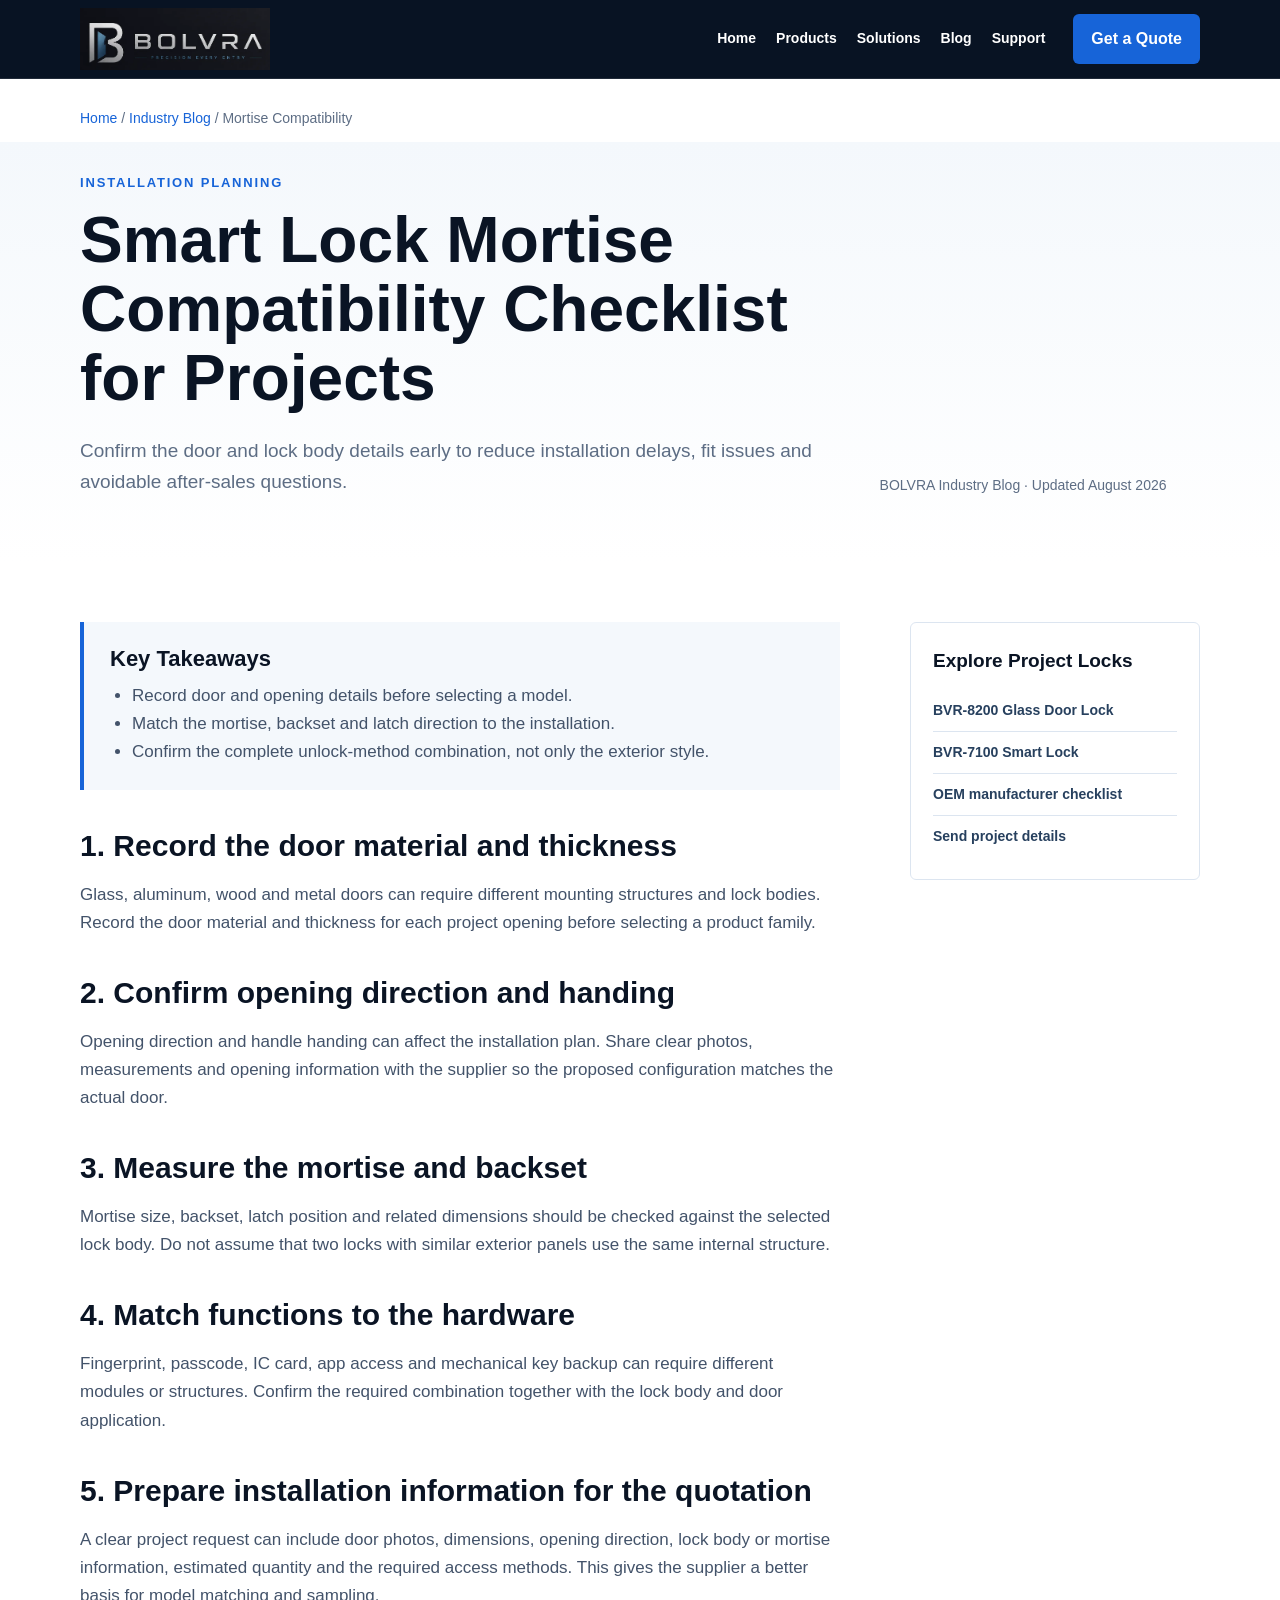
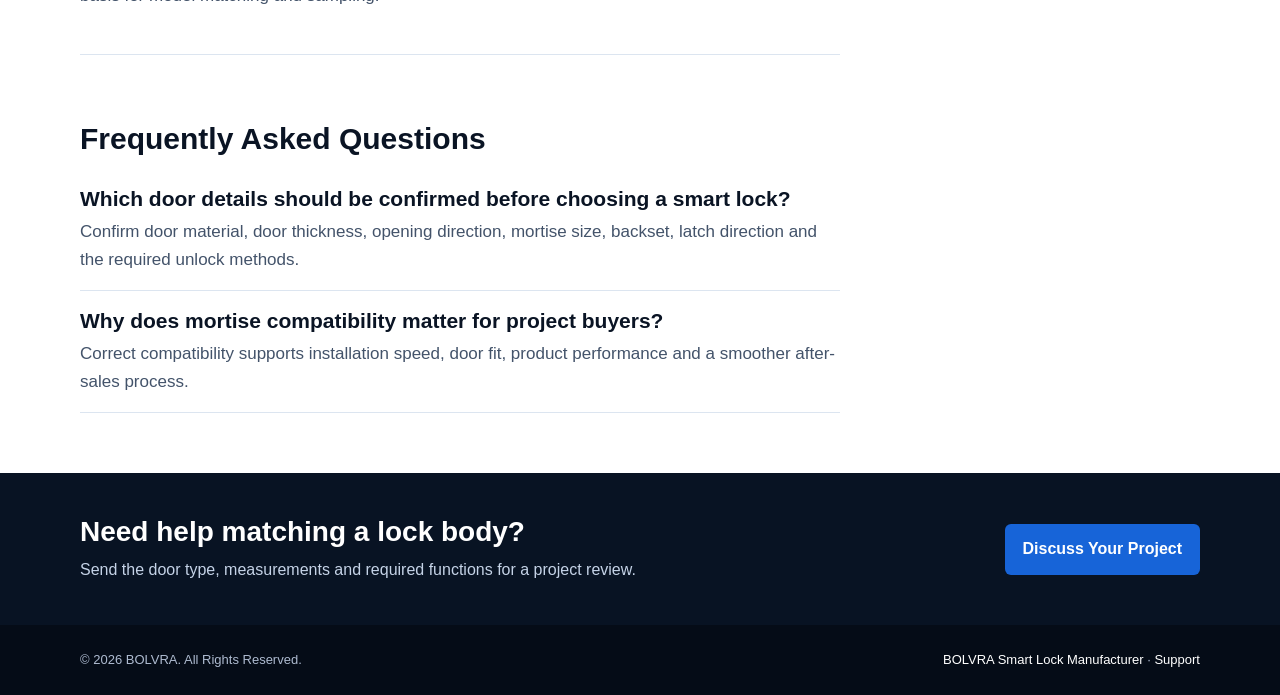
<file: blog-mortise-compatibility.html>
<!doctype html>
<html lang="en">
<head>
  <meta charset="utf-8"><meta name="viewport" content="width=device-width, initial-scale=1">
  <title>Smart Lock Mortise Compatibility Checklist for Projects | BOLVRA</title>
  <meta name="description" content="Use this smart lock mortise compatibility checklist to confirm door dimensions, lock body details and installation requirements before a project order.">
  <meta name="robots" content="index, follow, max-image-preview:large"><link rel="canonical" href="https://www.bolvralock.com/blog-mortise-compatibility.html">
  <meta property="og:type" content="article"><meta property="og:title" content="Smart Lock Mortise Compatibility Checklist for Projects"><meta property="og:description" content="Confirm door and mortise details early to reduce installation delays and after-sales risk on smart lock projects."><meta property="og:url" content="https://www.bolvralock.com/blog-mortise-compatibility.html"><meta property="og:image" content="https://www.bolvralock.com/assets/images/generated/oem-structure.webp"><meta property="og:image:alt" content="Smart lock mortise compatibility checklist"><meta name="twitter:card" content="summary_large_image"><meta name="twitter:title" content="Smart Lock Mortise Compatibility Checklist for Projects | BOLVRA"><meta name="twitter:description" content="Confirm door and mortise details early to reduce installation delays and after-sales risk on smart lock projects."><meta name="twitter:image" content="https://www.bolvralock.com/assets/images/generated/oem-structure.webp"><meta name="twitter:image:alt" content="Smart lock mortise compatibility checklist">
  <link rel="icon" href="assets/images/favicon.svg" type="image/svg+xml"><link rel="stylesheet" href="assets/css/blog-pages.css?v=20260826">
  <script type="application/ld+json">{"@context":"https://schema.org","@graph":[{"@type":"Article","@id":"https://www.bolvralock.com/blog-mortise-compatibility.html#article","headline":"Smart Lock Mortise Compatibility Checklist for Projects","description":"Confirm door and mortise details early to reduce installation delays and after-sales risk on smart lock projects.","image":"https://www.bolvralock.com/assets/images/generated/oem-structure.webp","author":{"@type":"Organization","name":"BOLVRA"},"publisher":{"@type":"Organization","name":"BOLVRA","url":"https://www.bolvralock.com/"},"mainEntityOfPage":"https://www.bolvralock.com/blog-mortise-compatibility.html","datePublished":"2026-08-26"},{"@type":"BreadcrumbList","itemListElement":[{"@type":"ListItem","position":1,"name":"BOLVRA","item":"https://www.bolvralock.com/"},{"@type":"ListItem","position":2,"name":"Industry Blog","item":"https://www.bolvralock.com/#blog"},{"@type":"ListItem","position":3,"name":"Mortise Compatibility","item":"https://www.bolvralock.com/blog-mortise-compatibility.html"}]},{"@type":"FAQPage","mainEntity":[{"@type":"Question","name":"Which door details should be confirmed before choosing a smart lock?","acceptedAnswer":{"@type":"Answer","text":"Confirm door material, door thickness, opening direction, mortise size, backset, latch direction and the required unlock methods."}},{"@type":"Question","name":"Why does mortise compatibility matter for project buyers?","acceptedAnswer":{"@type":"Answer","text":"Correct compatibility supports installation speed, door fit, product performance and a smoother after-sales process."}}]}]}</script>
</head>
<body>
  <header class="bp-header"><div class="bp-container bp-header-inner"><a class="bp-brand" href="index.html" aria-label="BOLVRA home"><img src="assets/images/brand/bolvra-logo-dark.webp" alt="BOLVRA - Precision Every Entry"></a><nav class="bp-nav"><a href="index.html">Home</a><a href="index.html#products">Products</a><a href="index.html#solutions">Solutions</a><a href="index.html#blog">Blog</a><a href="support.html">Support</a></nav><a class="bp-cta" href="index.html#contact">Get a Quote</a></div></header>
  <main><div class="bp-container bp-breadcrumb"><a href="index.html">Home</a> / <a href="index.html#blog">Industry Blog</a> / Mortise Compatibility</div><section class="bp-hero"><div class="bp-container bp-hero-grid"><div><p class="bp-eyebrow">Installation Planning</p><h1 class="bp-title">Smart Lock Mortise Compatibility Checklist for Projects</h1><p class="bp-dek">Confirm the door and lock body details early to reduce installation delays, fit issues and avoidable after-sales questions.</p></div><p class="bp-meta">BOLVRA Industry Blog · Updated August 2026</p></div></section><section class="bp-main"><div class="bp-container bp-layout"><article class="bp-article"><div class="bp-takeaways"><h2>Key Takeaways</h2><ul><li>Record door and opening details before selecting a model.</li><li>Match the mortise, backset and latch direction to the installation.</li><li>Confirm the complete unlock-method combination, not only the exterior style.</li></ul></div><h2>1. Record the door material and thickness</h2><p>Glass, aluminum, wood and metal doors can require different mounting structures and lock bodies. Record the door material and thickness for each project opening before selecting a product family.</p><h2>2. Confirm opening direction and handing</h2><p>Opening direction and handle handing can affect the installation plan. Share clear photos, measurements and opening information with the supplier so the proposed configuration matches the actual door.</p><h2>3. Measure the mortise and backset</h2><p>Mortise size, backset, latch position and related dimensions should be checked against the selected lock body. Do not assume that two locks with similar exterior panels use the same internal structure.</p><h2>4. Match functions to the hardware</h2><p>Fingerprint, passcode, IC card, app access and mechanical key backup can require different modules or structures. Confirm the required combination together with the lock body and door application.</p><h2>5. Prepare installation information for the quotation</h2><p>A clear project request can include door photos, dimensions, opening direction, lock body or mortise information, estimated quantity and the required access methods. This gives the supplier a better basis for model matching and sampling.</p><div class="bp-faq"><h2>Frequently Asked Questions</h2><article><h3>Which door details should be confirmed before choosing a smart lock?</h3><p>Confirm door material, door thickness, opening direction, mortise size, backset, latch direction and the required unlock methods.</p></article><article><h3>Why does mortise compatibility matter for project buyers?</h3><p>Correct compatibility supports installation speed, door fit, product performance and a smoother after-sales process.</p></article></div></article><aside class="bp-side"><h2>Explore Project Locks</h2><a href="product-bvr-8200.html">BVR-8200 Glass Door Lock</a><a href="product-bvr-7100.html">BVR-7100 Smart Lock</a><a href="blog-smart-lock-oem.html">OEM manufacturer checklist</a><a href="index.html#contact">Send project details</a></aside></div></section><section class="bp-bottom-cta"><div class="bp-container bp-bottom-cta-inner"><div><h2>Need help matching a lock body?</h2><p>Send the door type, measurements and required functions for a project review.</p></div><a class="bp-cta" href="index.html#contact">Discuss Your Project</a></div></section></main>
  <footer class="bp-footer"><div class="bp-container bp-footer-inner"><span>© 2026 BOLVRA. All Rights Reserved.</span><span><a href="index.html">BOLVRA Smart Lock Manufacturer</a> · <a href="support.html">Support</a></span></div></footer>
</body></html>
</file>
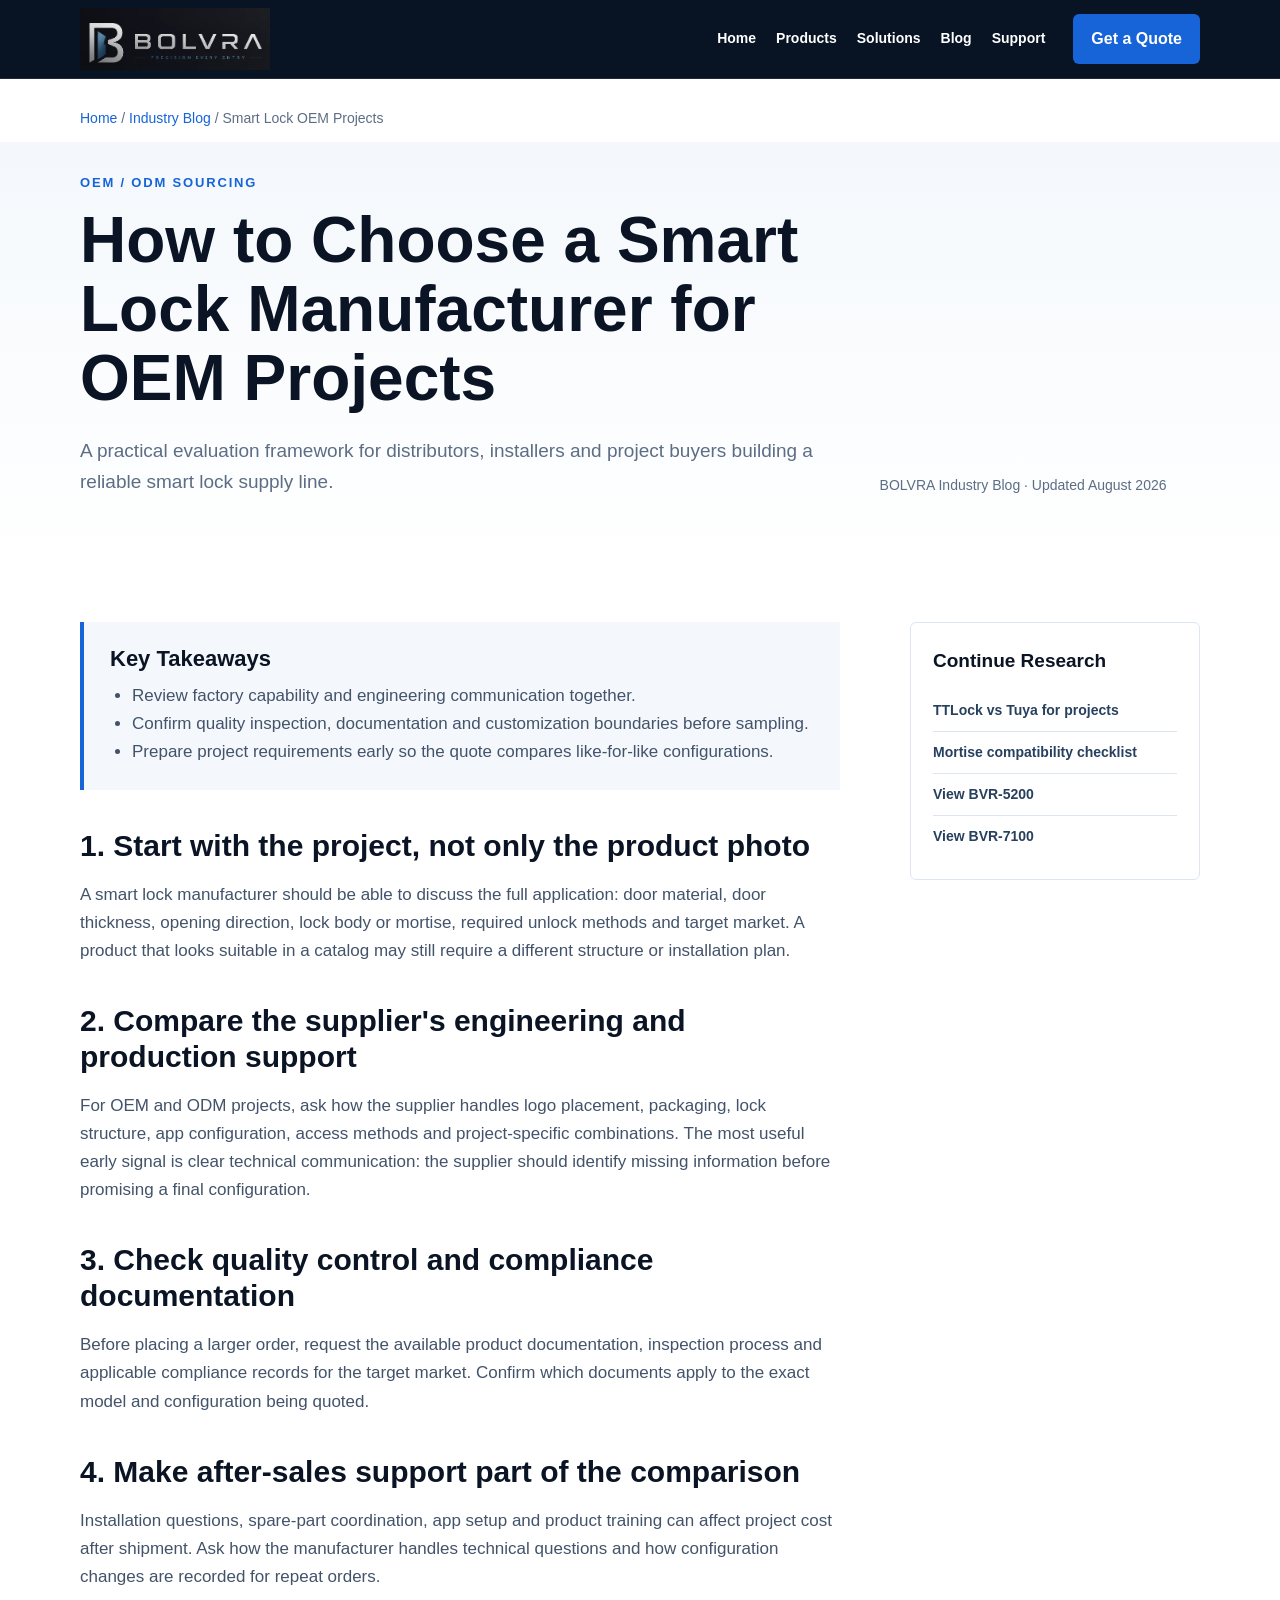
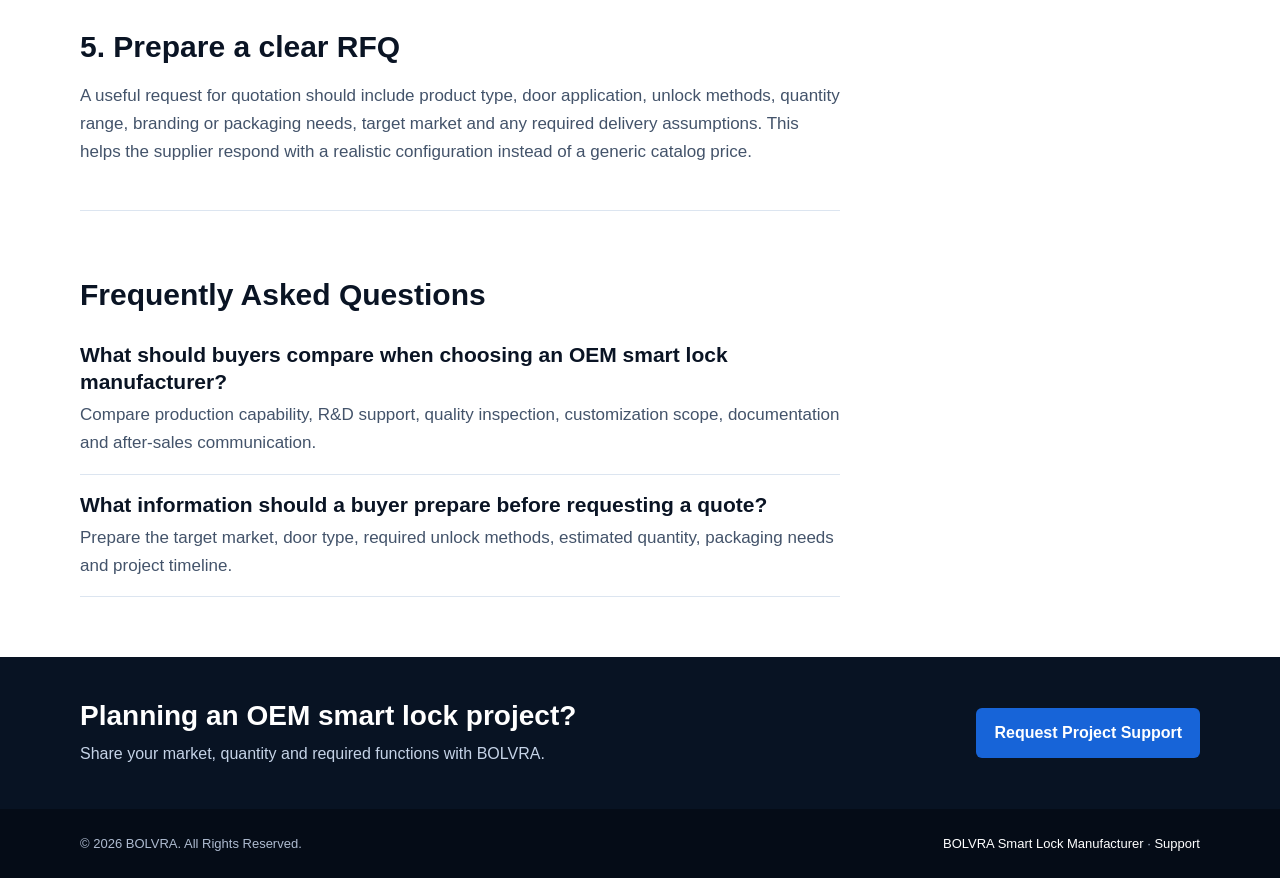
<file: blog-smart-lock-oem.html>
<!doctype html>
<html lang="en">
<head>
  <meta charset="utf-8"><meta name="viewport" content="width=device-width, initial-scale=1">
  <title>How to Choose a Smart Lock Manufacturer for OEM Projects | BOLVRA</title>
  <meta name="description" content="A practical checklist for distributors, installers and project buyers choosing a smart lock manufacturer for OEM and ODM cooperation.">
  <meta name="robots" content="index, follow, max-image-preview:large"><link rel="canonical" href="https://www.bolvralock.com/blog-smart-lock-oem.html">
  <meta property="og:type" content="article"><meta property="og:title" content="How to Choose a Smart Lock Manufacturer for OEM Projects"><meta property="og:description" content="A practical checklist for evaluating smart lock factory capability, quality control, customization and support."><meta property="og:url" content="https://www.bolvralock.com/blog-smart-lock-oem.html"><meta property="og:image" content="https://www.bolvralock.com/assets/images/generated/oem-package.webp"><meta property="og:image:alt" content="Smart lock manufacturer OEM project checklist"><meta name="twitter:card" content="summary_large_image"><meta name="twitter:title" content="How to Choose a Smart Lock Manufacturer for OEM Projects | BOLVRA"><meta name="twitter:description" content="A practical checklist for evaluating smart lock factory capability, quality control, customization and support."><meta name="twitter:image" content="https://www.bolvralock.com/assets/images/generated/oem-package.webp"><meta name="twitter:image:alt" content="Smart lock manufacturer OEM project checklist">
  <link rel="icon" href="assets/images/favicon.svg" type="image/svg+xml"><link rel="stylesheet" href="assets/css/blog-pages.css?v=20260826">
  <script type="application/ld+json">{"@context":"https://schema.org","@graph":[{"@type":"Article","@id":"https://www.bolvralock.com/blog-smart-lock-oem.html#article","headline":"How to Choose a Smart Lock Manufacturer for OEM Projects","description":"A practical checklist for evaluating smart lock factory capability, quality control, customization and support.","image":"https://www.bolvralock.com/assets/images/generated/oem-package.webp","author":{"@type":"Organization","name":"BOLVRA"},"publisher":{"@type":"Organization","name":"BOLVRA","url":"https://www.bolvralock.com/"},"mainEntityOfPage":"https://www.bolvralock.com/blog-smart-lock-oem.html","datePublished":"2026-08-26"},{"@type":"BreadcrumbList","itemListElement":[{"@type":"ListItem","position":1,"name":"BOLVRA","item":"https://www.bolvralock.com/"},{"@type":"ListItem","position":2,"name":"Industry Blog","item":"https://www.bolvralock.com/#blog"},{"@type":"ListItem","position":3,"name":"Smart Lock OEM Projects","item":"https://www.bolvralock.com/blog-smart-lock-oem.html"}]},{"@type":"FAQPage","mainEntity":[{"@type":"Question","name":"What should buyers compare when choosing an OEM smart lock manufacturer?","acceptedAnswer":{"@type":"Answer","text":"Compare production capability, R&D support, quality inspection, customization scope, documentation and after-sales communication."}},{"@type":"Question","name":"What information should a buyer prepare before requesting a quote?","acceptedAnswer":{"@type":"Answer","text":"Prepare the target market, door type, required unlock methods, estimated quantity, packaging needs and project timeline."}}]}]}</script>
</head>
<body>
  <header class="bp-header"><div class="bp-container bp-header-inner"><a class="bp-brand" href="index.html" aria-label="BOLVRA home"><img src="assets/images/brand/bolvra-logo-dark.webp" alt="BOLVRA - Precision Every Entry"></a><nav class="bp-nav"><a href="index.html">Home</a><a href="index.html#products">Products</a><a href="index.html#solutions">Solutions</a><a href="index.html#blog">Blog</a><a href="support.html">Support</a></nav><a class="bp-cta" href="index.html#contact">Get a Quote</a></div></header>
  <main><div class="bp-container bp-breadcrumb"><a href="index.html">Home</a> / <a href="index.html#blog">Industry Blog</a> / Smart Lock OEM Projects</div><section class="bp-hero"><div class="bp-container bp-hero-grid"><div><p class="bp-eyebrow">OEM / ODM Sourcing</p><h1 class="bp-title">How to Choose a Smart Lock Manufacturer for OEM Projects</h1><p class="bp-dek">A practical evaluation framework for distributors, installers and project buyers building a reliable smart lock supply line.</p></div><p class="bp-meta">BOLVRA Industry Blog · Updated August 2026</p></div></section><section class="bp-main"><div class="bp-container bp-layout"><article class="bp-article"><div class="bp-takeaways"><h2>Key Takeaways</h2><ul><li>Review factory capability and engineering communication together.</li><li>Confirm quality inspection, documentation and customization boundaries before sampling.</li><li>Prepare project requirements early so the quote compares like-for-like configurations.</li></ul></div><h2>1. Start with the project, not only the product photo</h2><p>A smart lock manufacturer should be able to discuss the full application: door material, door thickness, opening direction, lock body or mortise, required unlock methods and target market. A product that looks suitable in a catalog may still require a different structure or installation plan.</p><h2>2. Compare the supplier's engineering and production support</h2><p>For OEM and ODM projects, ask how the supplier handles logo placement, packaging, lock structure, app configuration, access methods and project-specific combinations. The most useful early signal is clear technical communication: the supplier should identify missing information before promising a final configuration.</p><h2>3. Check quality control and compliance documentation</h2><p>Before placing a larger order, request the available product documentation, inspection process and applicable compliance records for the target market. Confirm which documents apply to the exact model and configuration being quoted.</p><h2>4. Make after-sales support part of the comparison</h2><p>Installation questions, spare-part coordination, app setup and product training can affect project cost after shipment. Ask how the manufacturer handles technical questions and how configuration changes are recorded for repeat orders.</p><h2>5. Prepare a clear RFQ</h2><p>A useful request for quotation should include product type, door application, unlock methods, quantity range, branding or packaging needs, target market and any required delivery assumptions. This helps the supplier respond with a realistic configuration instead of a generic catalog price.</p><div class="bp-faq"><h2>Frequently Asked Questions</h2><article><h3>What should buyers compare when choosing an OEM smart lock manufacturer?</h3><p>Compare production capability, R&amp;D support, quality inspection, customization scope, documentation and after-sales communication.</p></article><article><h3>What information should a buyer prepare before requesting a quote?</h3><p>Prepare the target market, door type, required unlock methods, estimated quantity, packaging needs and project timeline.</p></article></div></article><aside class="bp-side"><h2>Continue Research</h2><a href="blog-ttlock-vs-tuya.html">TTLock vs Tuya for projects</a><a href="blog-mortise-compatibility.html">Mortise compatibility checklist</a><a href="product-bvr-5200.html">View BVR-5200</a><a href="product-bvr-7100.html">View BVR-7100</a></aside></div></section><section class="bp-bottom-cta"><div class="bp-container bp-bottom-cta-inner"><div><h2>Planning an OEM smart lock project?</h2><p>Share your market, quantity and required functions with BOLVRA.</p></div><a class="bp-cta" href="index.html#contact">Request Project Support</a></div></section></main>
  <footer class="bp-footer"><div class="bp-container bp-footer-inner"><span>© 2026 BOLVRA. All Rights Reserved.</span><span><a href="index.html">BOLVRA Smart Lock Manufacturer</a> · <a href="support.html">Support</a></span></div></footer>
</body></html>
</file>
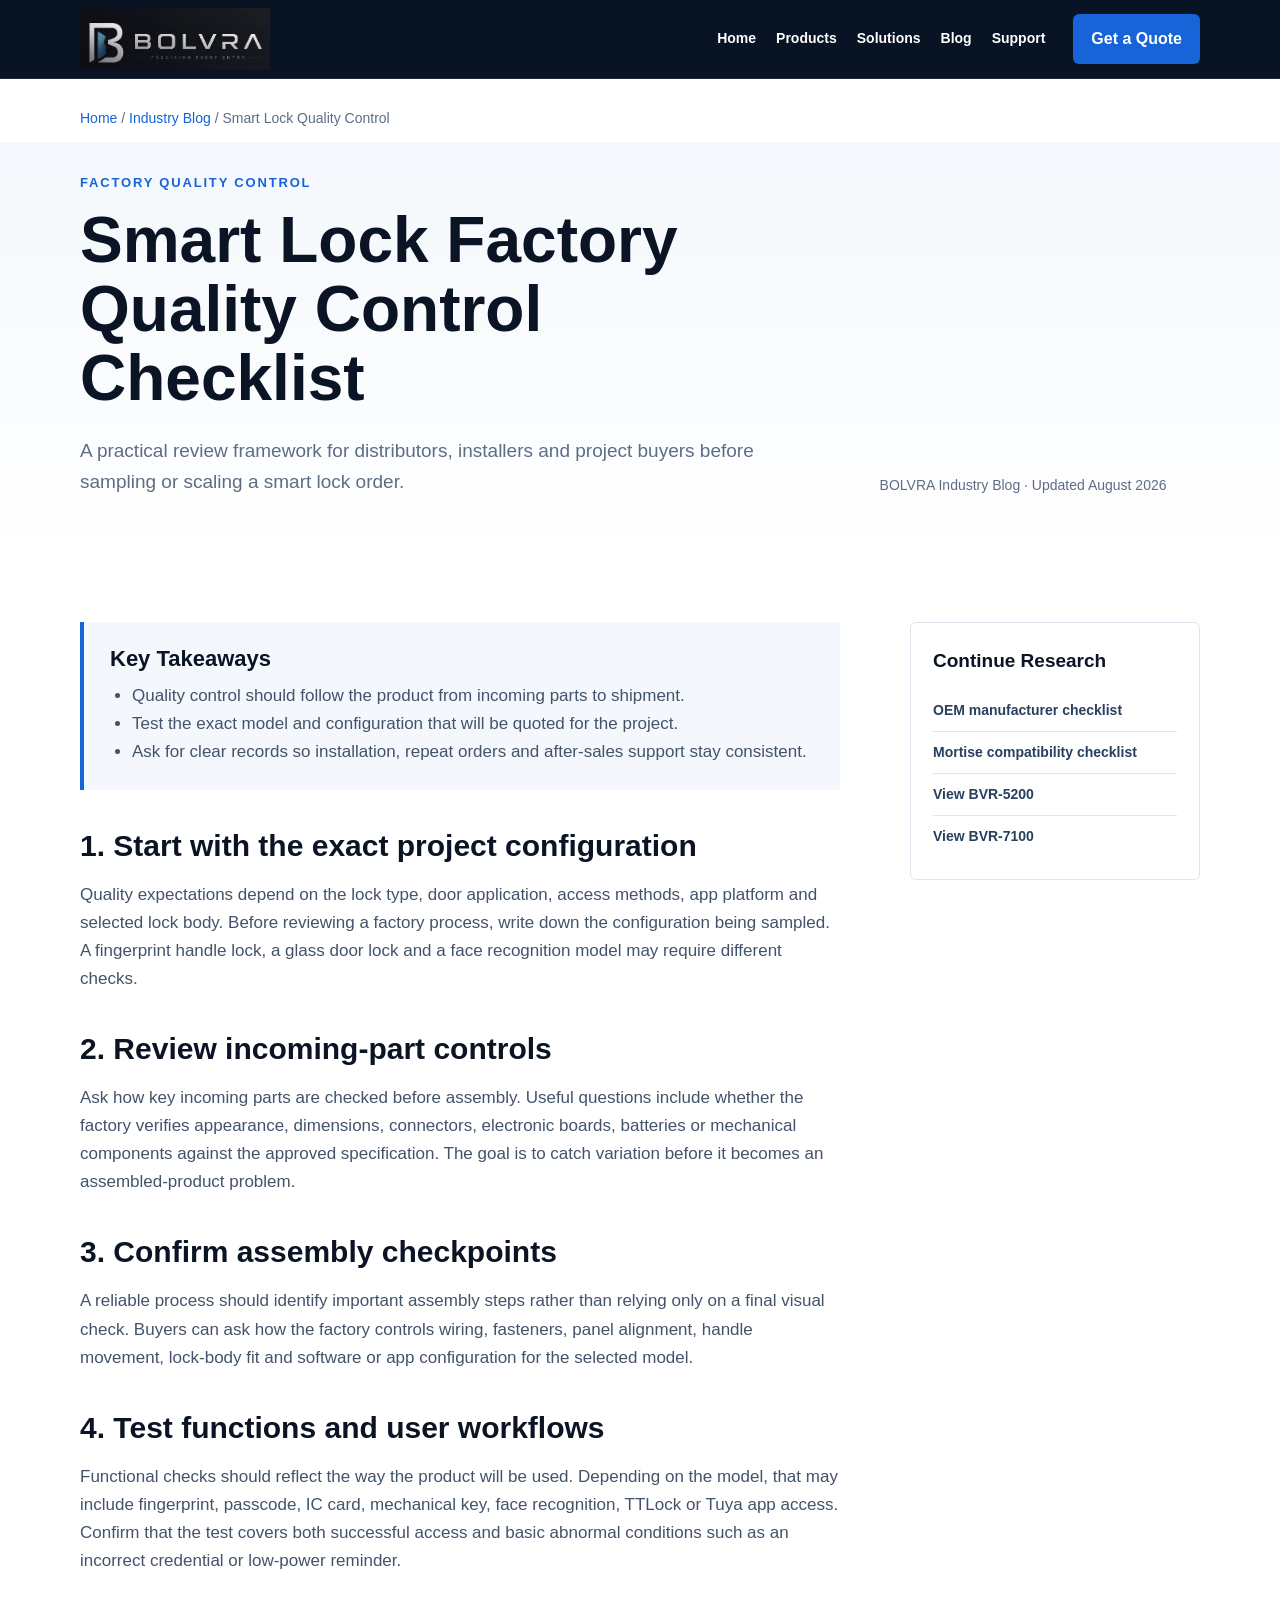
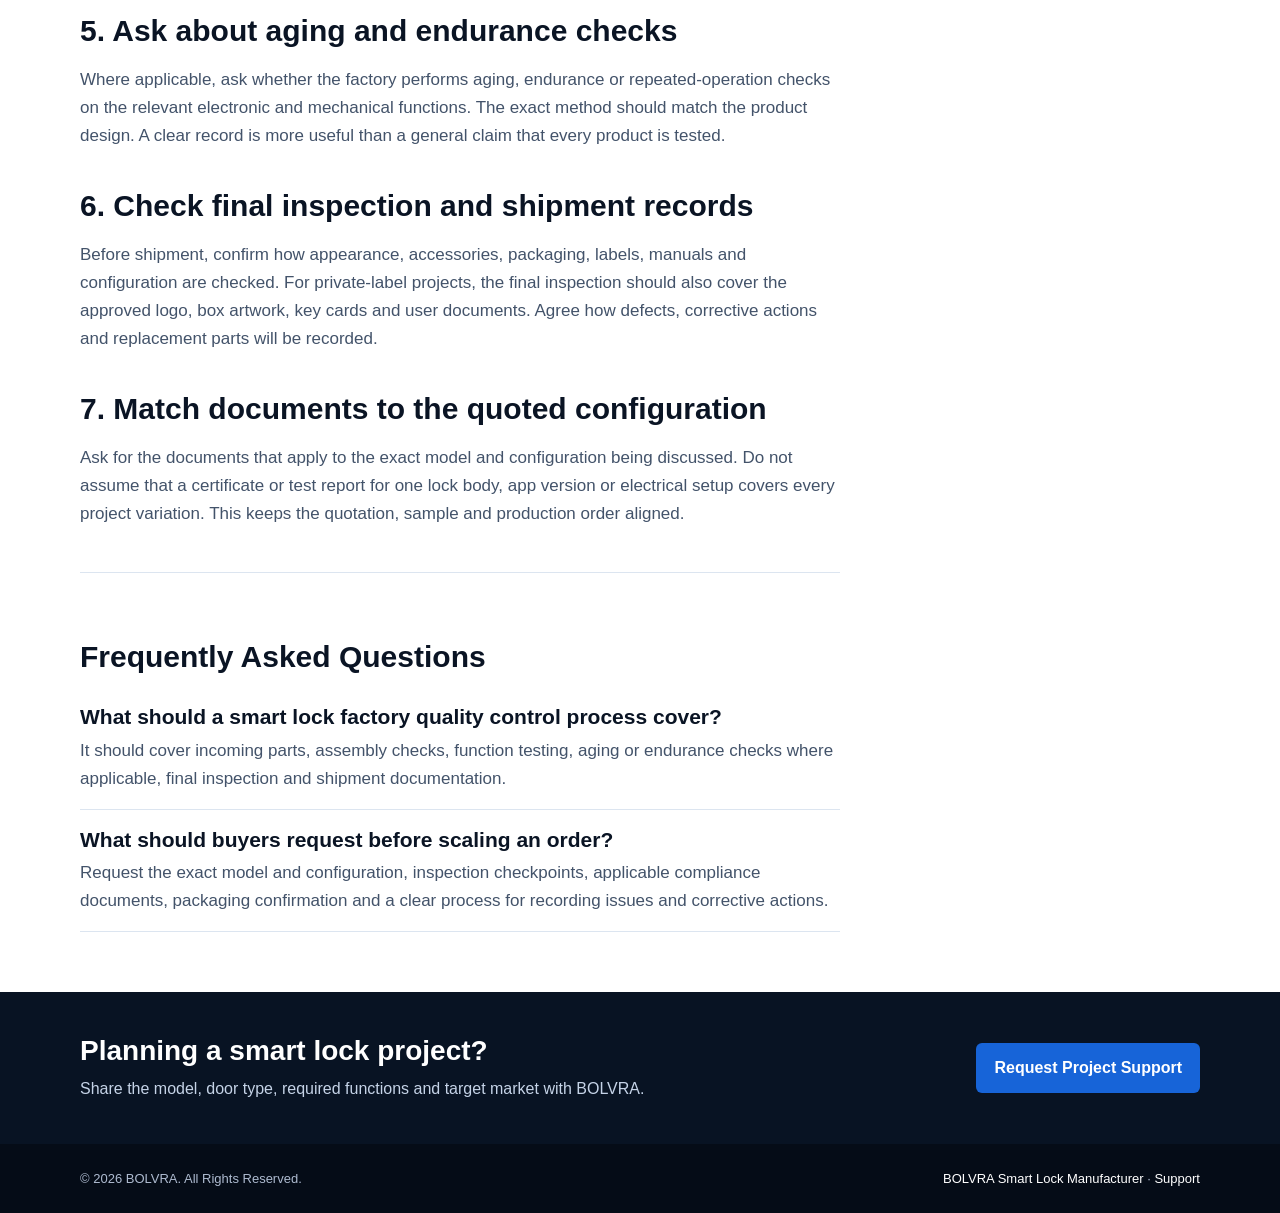
<file: blog-smart-lock-quality-control.html>
<!doctype html>
<html lang="en">
<head>
  <meta charset="utf-8"><meta name="viewport" content="width=device-width, initial-scale=1">
  <title>Smart Lock Factory Quality Control Checklist | BOLVRA</title>
  <meta name="description" content="A practical smart lock factory quality control checklist for B2B buyers: incoming parts, assembly, functional testing, aging tests and shipment documents.">
  <meta name="robots" content="index, follow, max-image-preview:large"><link rel="canonical" href="https://www.bolvralock.com/blog-smart-lock-quality-control.html">
  <meta property="og:type" content="article"><meta property="og:title" content="Smart Lock Factory Quality Control Checklist"><meta property="og:description" content="What distributors, installers and project buyers should review before scaling a smart lock order."><meta property="og:url" content="https://www.bolvralock.com/blog-smart-lock-quality-control.html"><meta property="og:image" content="https://www.bolvralock.com/assets/images/branded/qc-aging-test.webp"><meta property="og:image:alt" content="Smart lock factory quality control checklist"><meta name="twitter:card" content="summary_large_image"><meta name="twitter:title" content="Smart Lock Factory Quality Control Checklist | BOLVRA"><meta name="twitter:description" content="What distributors, installers and project buyers should review before scaling a smart lock order."><meta name="twitter:image" content="https://www.bolvralock.com/assets/images/branded/qc-aging-test.webp"><meta name="twitter:image:alt" content="Smart lock factory quality control checklist">
  <link rel="icon" href="assets/images/favicon.svg" type="image/svg+xml"><link rel="stylesheet" href="assets/css/blog-pages.css?v=20260826">
  <script type="application/ld+json">{"@context":"https://schema.org","@graph":[{"@type":"Article","@id":"https://www.bolvralock.com/blog-smart-lock-quality-control.html#article","headline":"Smart Lock Factory Quality Control Checklist","description":"A practical smart lock factory quality control checklist for B2B buyers.","image":"https://www.bolvralock.com/assets/images/branded/qc-aging-test.webp","author":{"@type":"Organization","name":"BOLVRA"},"publisher":{"@type":"Organization","name":"BOLVRA","url":"https://www.bolvralock.com/"},"mainEntityOfPage":"https://www.bolvralock.com/blog-smart-lock-quality-control.html","datePublished":"2026-08-28"},{"@type":"BreadcrumbList","itemListElement":[{"@type":"ListItem","position":1,"name":"BOLVRA","item":"https://www.bolvralock.com/"},{"@type":"ListItem","position":2,"name":"Industry Blog","item":"https://www.bolvralock.com/#blog"},{"@type":"ListItem","position":3,"name":"Smart Lock Quality Control","item":"https://www.bolvralock.com/blog-smart-lock-quality-control.html"}]},{"@type":"FAQPage","mainEntity":[{"@type":"Question","name":"What should a smart lock factory quality control process cover?","acceptedAnswer":{"@type":"Answer","text":"It should cover incoming parts, assembly checks, function testing, aging or endurance checks where applicable, final inspection and shipment documentation."}},{"@type":"Question","name":"What should buyers request before scaling an order?","acceptedAnswer":{"@type":"Answer","text":"Request the exact model and configuration, inspection checkpoints, applicable compliance documents, packaging confirmation and a clear process for recording issues and corrective actions."}}]}]}</script>
</head>
<body>
  <header class="bp-header"><div class="bp-container bp-header-inner"><a class="bp-brand" href="index.html" aria-label="BOLVRA home"><img src="assets/images/brand/bolvra-logo-dark.webp" alt="BOLVRA - Precision Every Entry"></a><nav class="bp-nav"><a href="index.html">Home</a><a href="index.html#products">Products</a><a href="index.html#solutions">Solutions</a><a href="index.html#blog">Blog</a><a href="support.html">Support</a></nav><a class="bp-cta" href="index.html#contact">Get a Quote</a></div></header>
  <main><div class="bp-container bp-breadcrumb"><a href="index.html">Home</a> / <a href="index.html#blog">Industry Blog</a> / Smart Lock Quality Control</div><section class="bp-hero"><div class="bp-container bp-hero-grid"><div><p class="bp-eyebrow">Factory Quality Control</p><h1 class="bp-title">Smart Lock Factory Quality Control Checklist</h1><p class="bp-dek">A practical review framework for distributors, installers and project buyers before sampling or scaling a smart lock order.</p></div><p class="bp-meta">BOLVRA Industry Blog · Updated August 2026</p></div></section><section class="bp-main"><div class="bp-container bp-layout"><article class="bp-article"><div class="bp-takeaways"><h2>Key Takeaways</h2><ul><li>Quality control should follow the product from incoming parts to shipment.</li><li>Test the exact model and configuration that will be quoted for the project.</li><li>Ask for clear records so installation, repeat orders and after-sales support stay consistent.</li></ul></div><h2>1. Start with the exact project configuration</h2><p>Quality expectations depend on the lock type, door application, access methods, app platform and selected lock body. Before reviewing a factory process, write down the configuration being sampled. A fingerprint handle lock, a glass door lock and a face recognition model may require different checks.</p><h2>2. Review incoming-part controls</h2><p>Ask how key incoming parts are checked before assembly. Useful questions include whether the factory verifies appearance, dimensions, connectors, electronic boards, batteries or mechanical components against the approved specification. The goal is to catch variation before it becomes an assembled-product problem.</p><h2>3. Confirm assembly checkpoints</h2><p>A reliable process should identify important assembly steps rather than relying only on a final visual check. Buyers can ask how the factory controls wiring, fasteners, panel alignment, handle movement, lock-body fit and software or app configuration for the selected model.</p><h2>4. Test functions and user workflows</h2><p>Functional checks should reflect the way the product will be used. Depending on the model, that may include fingerprint, passcode, IC card, mechanical key, face recognition, TTLock or Tuya app access. Confirm that the test covers both successful access and basic abnormal conditions such as an incorrect credential or low-power reminder.</p><h2>5. Ask about aging and endurance checks</h2><p>Where applicable, ask whether the factory performs aging, endurance or repeated-operation checks on the relevant electronic and mechanical functions. The exact method should match the product design. A clear record is more useful than a general claim that every product is tested.</p><h2>6. Check final inspection and shipment records</h2><p>Before shipment, confirm how appearance, accessories, packaging, labels, manuals and configuration are checked. For private-label projects, the final inspection should also cover the approved logo, box artwork, key cards and user documents. Agree how defects, corrective actions and replacement parts will be recorded.</p><h2>7. Match documents to the quoted configuration</h2><p>Ask for the documents that apply to the exact model and configuration being discussed. Do not assume that a certificate or test report for one lock body, app version or electrical setup covers every project variation. This keeps the quotation, sample and production order aligned.</p><div class="bp-faq"><h2>Frequently Asked Questions</h2><article><h3>What should a smart lock factory quality control process cover?</h3><p>It should cover incoming parts, assembly checks, function testing, aging or endurance checks where applicable, final inspection and shipment documentation.</p></article><article><h3>What should buyers request before scaling an order?</h3><p>Request the exact model and configuration, inspection checkpoints, applicable compliance documents, packaging confirmation and a clear process for recording issues and corrective actions.</p></article></div></article><aside class="bp-side"><h2>Continue Research</h2><a href="blog-smart-lock-oem.html">OEM manufacturer checklist</a><a href="blog-mortise-compatibility.html">Mortise compatibility checklist</a><a href="product-bvr-5200.html">View BVR-5200</a><a href="product-bvr-7100.html">View BVR-7100</a></aside></div></section><section class="bp-bottom-cta"><div class="bp-container bp-bottom-cta-inner"><div><h2>Planning a smart lock project?</h2><p>Share the model, door type, required functions and target market with BOLVRA.</p></div><a class="bp-cta" href="index.html#contact">Request Project Support</a></div></section></main>
  <footer class="bp-footer"><div class="bp-container bp-footer-inner"><span>© 2026 BOLVRA. All Rights Reserved.</span><span><a href="index.html">BOLVRA Smart Lock Manufacturer</a> · <a href="support.html">Support</a></span></div></footer>
</body></html>
</file>
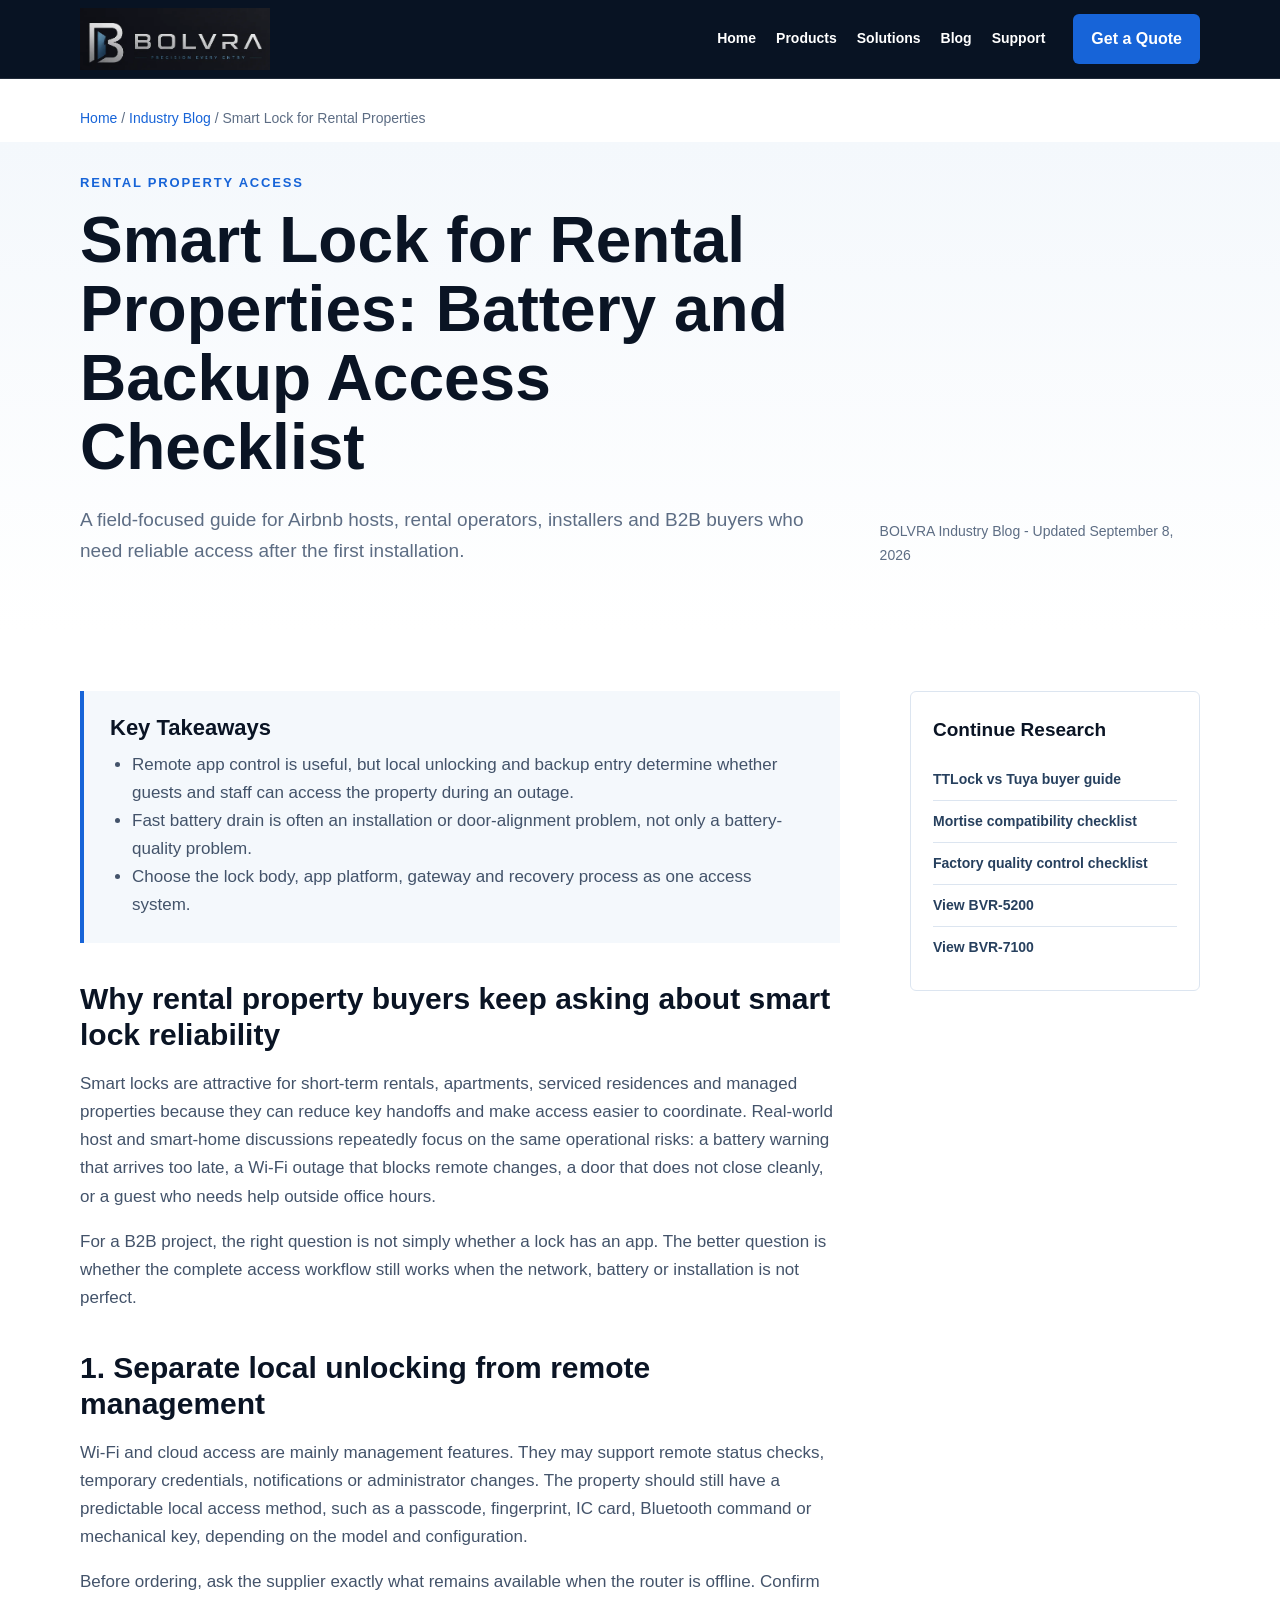
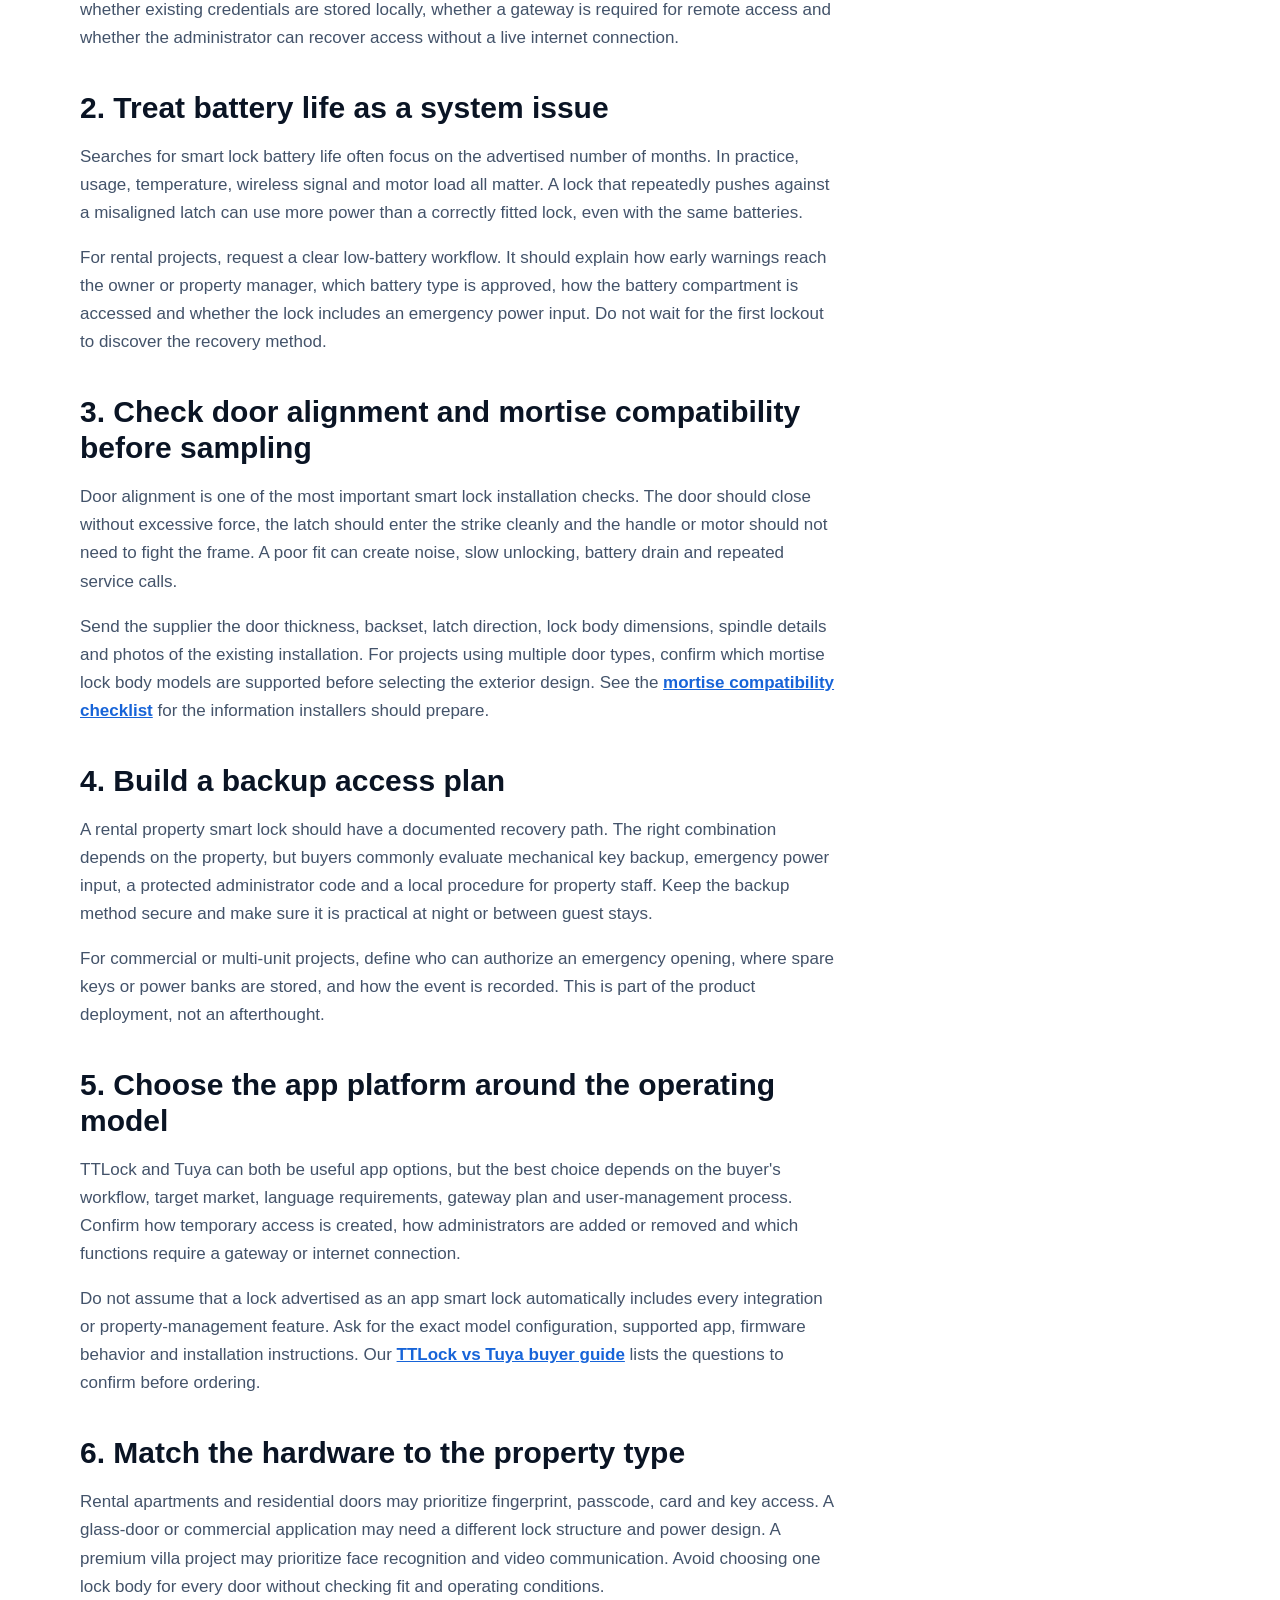
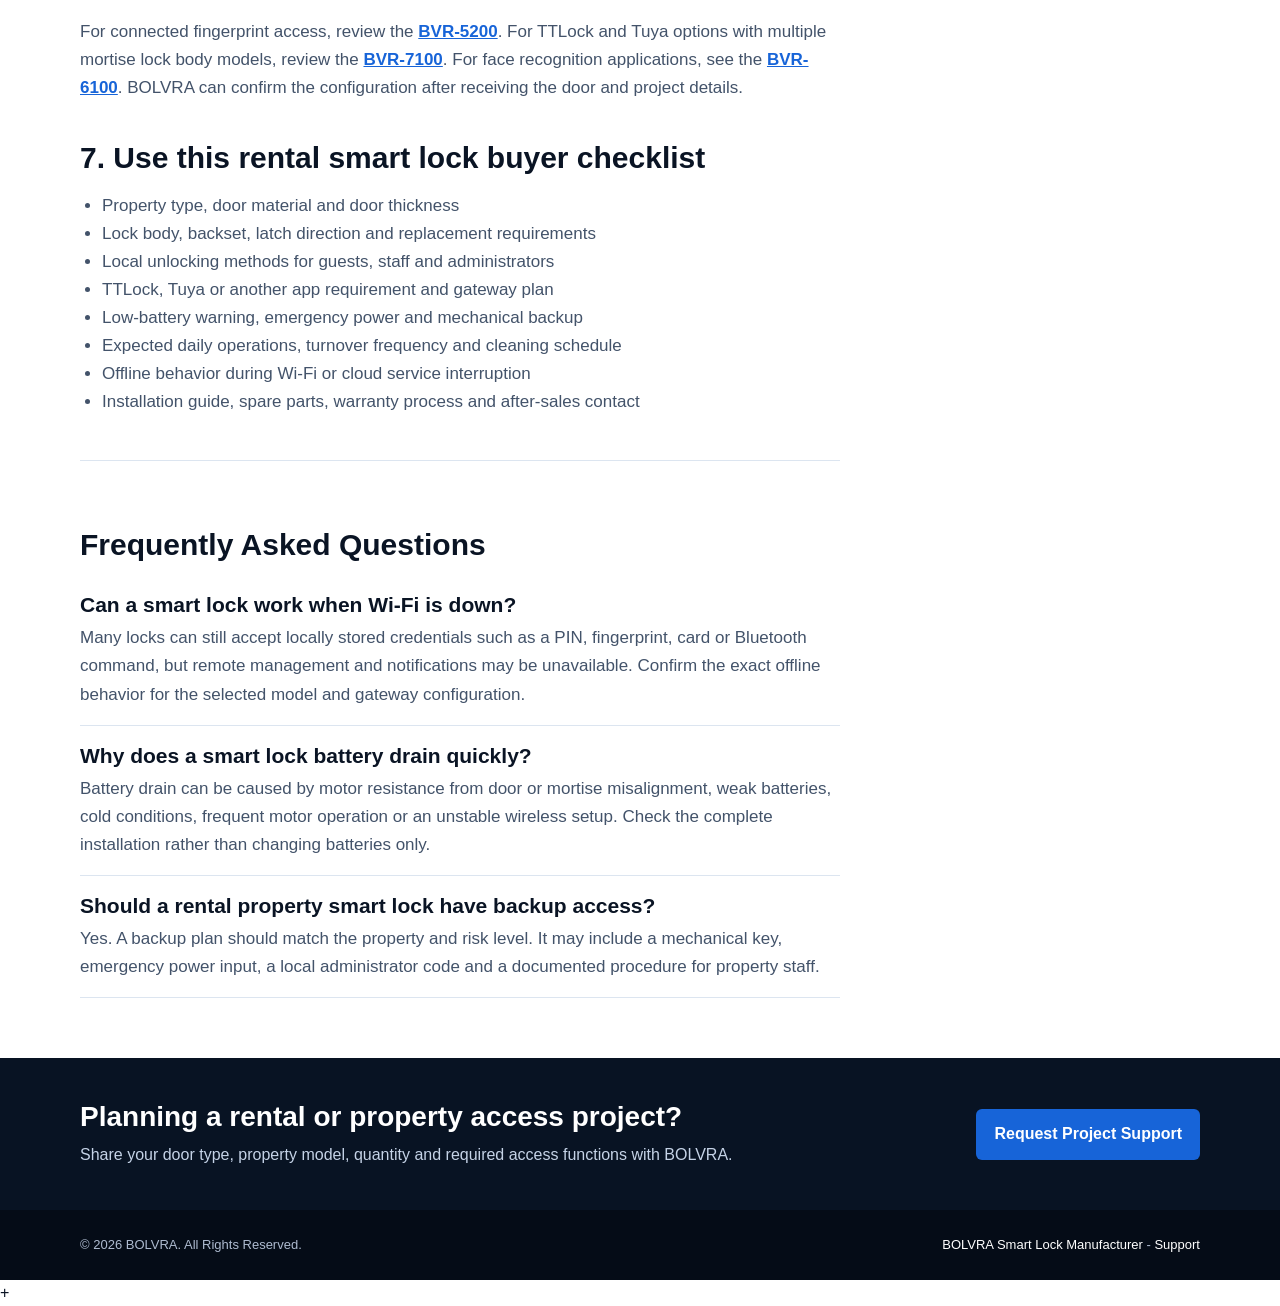
<file: blog-smart-lock-rental-property-checklist.html>
<!doctype html>
<html lang="en">
<head>
  <meta charset="utf-8"><meta name="viewport" content="width=device-width, initial-scale=1">
  <title>Smart Lock for Rental Properties: Battery and Backup Access Checklist | BOLVRA</title>
  <meta name="description" content="A practical smart lock for rental property checklist covering battery drain, Wi-Fi outages, door alignment, offline access codes and backup entry for Airbnb and project buyers.">
  <meta name="robots" content="index, follow, max-image-preview:large"><link rel="canonical" href="https://www.bolvralock.com/blog-smart-lock-rental-property-checklist.html">
  <meta property="og:type" content="article"><meta property="og:title" content="Smart Lock for Rental Properties: Battery and Backup Access Checklist"><meta property="og:description" content="How rental property and project buyers can reduce lockouts caused by battery, Wi-Fi, door alignment and backup access problems."><meta property="og:url" content="https://www.bolvralock.com/blog-smart-lock-rental-property-checklist.html"><meta property="og:image" content="https://www.bolvralock.com/assets/images/optimized/rim_main.webp"><meta property="og:image:alt" content="Connected smart lock for rental property access management">
  <meta name="twitter:card" content="summary_large_image"><meta name="twitter:title" content="Smart Lock for Rental Properties: Battery and Backup Access Checklist | BOLVRA"><meta name="twitter:description" content="How rental property and project buyers can reduce lockouts caused by battery, Wi-Fi, door alignment and backup access problems."><meta name="twitter:image" content="https://www.bolvralock.com/assets/images/optimized/rim_main.webp"><meta name="twitter:image:alt" content="Connected smart lock for rental property access management">
  <link rel="icon" href="assets/images/favicon.svg" type="image/svg+xml"><link rel="stylesheet" href="assets/css/blog-pages.css?v=20260826">
  <script type="application/ld+json">{"@context":"https://schema.org","@graph":[{"@type":"Article","@id":"https://www.bolvralock.com/blog-smart-lock-rental-property-checklist.html#article","headline":"Smart Lock for Rental Properties: Battery and Backup Access Checklist","description":"A practical checklist for choosing and deploying smart locks in rental properties.","image":"https://www.bolvralock.com/assets/images/optimized/rim_main.webp","author":{"@type":"Organization","name":"BOLVRA"},"publisher":{"@type":"Organization","name":"BOLVRA","url":"https://www.bolvralock.com/"},"mainEntityOfPage":"https://www.bolvralock.com/blog-smart-lock-rental-property-checklist.html","datePublished":"2026-09-08","dateModified":"2026-09-08"},{"@type":"BreadcrumbList","itemListElement":[{"@type":"ListItem","position":1,"name":"BOLVRA","item":"https://www.bolvralock.com/"},{"@type":"ListItem","position":2,"name":"Industry Blog","item":"https://www.bolvralock.com/#blog"},{"@type":"ListItem","position":3,"name":"Smart Lock for Rental Properties","item":"https://www.bolvralock.com/blog-smart-lock-rental-property-checklist.html"}]},{"@type":"FAQPage","mainEntity":[{"@type":"Question","name":"Can a smart lock work when Wi-Fi is down?","acceptedAnswer":{"@type":"Answer","text":"Many locks can still accept locally stored credentials such as a PIN, fingerprint, card or Bluetooth command, but remote management and notifications may be unavailable. Confirm the exact offline behavior for the selected model and gateway configuration."}},{"@type":"Question","name":"Why does a smart lock battery drain quickly?","acceptedAnswer":{"@type":"Answer","text":"Battery drain can be caused by motor resistance from door or mortise misalignment, weak batteries, cold conditions, frequent motor operation or an unstable wireless setup. Check the complete installation rather than changing batteries only."}},{"@type":"Question","name":"Should a rental property smart lock have backup access?","acceptedAnswer":{"@type":"Answer","text":"Yes. A backup plan should match the property and risk level. It may include a mechanical key, emergency power input, a local administrator code and a documented procedure for property staff."}}]}]}</script>
</head>
<body>
  <header class="bp-header"><div class="bp-container bp-header-inner"><a class="bp-brand" href="index.html" aria-label="BOLVRA home"><img src="assets/images/brand/bolvra-logo-dark.webp" alt="BOLVRA - Precision Every Entry"></a><nav class="bp-nav"><a href="index.html">Home</a><a href="index.html#products">Products</a><a href="index.html#solutions">Solutions</a><a href="index.html#blog">Blog</a><a href="support.html">Support</a></nav><a class="bp-cta" href="index.html#contact">Get a Quote</a></div></header>
  <main><div class="bp-container bp-breadcrumb"><a href="index.html">Home</a> / <a href="index.html#blog">Industry Blog</a> / Smart Lock for Rental Properties</div><section class="bp-hero"><div class="bp-container bp-hero-grid"><div><p class="bp-eyebrow">Rental Property Access</p><h1 class="bp-title">Smart Lock for Rental Properties: Battery and Backup Access Checklist</h1><p class="bp-dek">A field-focused guide for Airbnb hosts, rental operators, installers and B2B buyers who need reliable access after the first installation.</p></div><p class="bp-meta">BOLVRA Industry Blog - Updated September 8, 2026</p></div></section>
  <section class="bp-main"><div class="bp-container bp-layout"><article class="bp-article"><div class="bp-takeaways"><h2>Key Takeaways</h2><ul><li>Remote app control is useful, but local unlocking and backup entry determine whether guests and staff can access the property during an outage.</li><li>Fast battery drain is often an installation or door-alignment problem, not only a battery-quality problem.</li><li>Choose the lock body, app platform, gateway and recovery process as one access system.</li></ul></div>
  <h2>Why rental property buyers keep asking about smart lock reliability</h2><p>Smart locks are attractive for short-term rentals, apartments, serviced residences and managed properties because they can reduce key handoffs and make access easier to coordinate. Real-world host and smart-home discussions repeatedly focus on the same operational risks: a battery warning that arrives too late, a Wi-Fi outage that blocks remote changes, a door that does not close cleanly, or a guest who needs help outside office hours.</p><p>For a B2B project, the right question is not simply whether a lock has an app. The better question is whether the complete access workflow still works when the network, battery or installation is not perfect.</p>
  <h2>1. Separate local unlocking from remote management</h2><p>Wi-Fi and cloud access are mainly management features. They may support remote status checks, temporary credentials, notifications or administrator changes. The property should still have a predictable local access method, such as a passcode, fingerprint, IC card, Bluetooth command or mechanical key, depending on the model and configuration.</p><p>Before ordering, ask the supplier exactly what remains available when the router is offline. Confirm whether existing credentials are stored locally, whether a gateway is required for remote access and whether the administrator can recover access without a live internet connection.</p>
  <h2>2. Treat battery life as a system issue</h2><p>Searches for smart lock battery life often focus on the advertised number of months. In practice, usage, temperature, wireless signal and motor load all matter. A lock that repeatedly pushes against a misaligned latch can use more power than a correctly fitted lock, even with the same batteries.</p><p>For rental projects, request a clear low-battery workflow. It should explain how early warnings reach the owner or property manager, which battery type is approved, how the battery compartment is accessed and whether the lock includes an emergency power input. Do not wait for the first lockout to discover the recovery method.</p>
  <h2>3. Check door alignment and mortise compatibility before sampling</h2><p>Door alignment is one of the most important smart lock installation checks. The door should close without excessive force, the latch should enter the strike cleanly and the handle or motor should not need to fight the frame. A poor fit can create noise, slow unlocking, battery drain and repeated service calls.</p><p>Send the supplier the door thickness, backset, latch direction, lock body dimensions, spindle details and photos of the existing installation. For projects using multiple door types, confirm which mortise lock body models are supported before selecting the exterior design. See the <a href="blog-mortise-compatibility.html">mortise compatibility checklist</a> for the information installers should prepare.</p>
  <h2>4. Build a backup access plan</h2><p>A rental property smart lock should have a documented recovery path. The right combination depends on the property, but buyers commonly evaluate mechanical key backup, emergency power input, a protected administrator code and a local procedure for property staff. Keep the backup method secure and make sure it is practical at night or between guest stays.</p><p>For commercial or multi-unit projects, define who can authorize an emergency opening, where spare keys or power banks are stored, and how the event is recorded. This is part of the product deployment, not an afterthought.</p>
  <h2>5. Choose the app platform around the operating model</h2><p>TTLock and Tuya can both be useful app options, but the best choice depends on the buyer's workflow, target market, language requirements, gateway plan and user-management process. Confirm how temporary access is created, how administrators are added or removed and which functions require a gateway or internet connection.</p><p>Do not assume that a lock advertised as an app smart lock automatically includes every integration or property-management feature. Ask for the exact model configuration, supported app, firmware behavior and installation instructions. Our <a href="blog-ttlock-vs-tuya.html">TTLock vs Tuya buyer guide</a> lists the questions to confirm before ordering.</p>
  <h2>6. Match the hardware to the property type</h2><p>Rental apartments and residential doors may prioritize fingerprint, passcode, card and key access. A glass-door or commercial application may need a different lock structure and power design. A premium villa project may prioritize face recognition and video communication. Avoid choosing one lock body for every door without checking fit and operating conditions.</p><p>For connected fingerprint access, review the <a href="product-bvr-5200.html">BVR-5200</a>. For TTLock and Tuya options with multiple mortise lock body models, review the <a href="product-bvr-7100.html">BVR-7100</a>. For face recognition applications, see the <a href="product-bvr-6100.html">BVR-6100</a>. BOLVRA can confirm the configuration after receiving the door and project details.</p>
  <h2>7. Use this rental smart lock buyer checklist</h2><ul><li>Property type, door material and door thickness</li><li>Lock body, backset, latch direction and replacement requirements</li><li>Local unlocking methods for guests, staff and administrators</li><li>TTLock, Tuya or another app requirement and gateway plan</li><li>Low-battery warning, emergency power and mechanical backup</li><li>Expected daily operations, turnover frequency and cleaning schedule</li><li>Offline behavior during Wi-Fi or cloud service interruption</li><li>Installation guide, spare parts, warranty process and after-sales contact</li></ul>
  <div class="bp-faq"><h2>Frequently Asked Questions</h2><article><h3>Can a smart lock work when Wi-Fi is down?</h3><p>Many locks can still accept locally stored credentials such as a PIN, fingerprint, card or Bluetooth command, but remote management and notifications may be unavailable. Confirm the exact offline behavior for the selected model and gateway configuration.</p></article><article><h3>Why does a smart lock battery drain quickly?</h3><p>Battery drain can be caused by motor resistance from door or mortise misalignment, weak batteries, cold conditions, frequent motor operation or an unstable wireless setup. Check the complete installation rather than changing batteries only.</p></article><article><h3>Should a rental property smart lock have backup access?</h3><p>Yes. A backup plan should match the property and risk level. It may include a mechanical key, emergency power input, a local administrator code and a documented procedure for property staff.</p></article></div></article><aside class="bp-side"><h2>Continue Research</h2><a href="blog-ttlock-vs-tuya.html">TTLock vs Tuya buyer guide</a><a href="blog-mortise-compatibility.html">Mortise compatibility checklist</a><a href="blog-smart-lock-quality-control.html">Factory quality control checklist</a><a href="product-bvr-5200.html">View BVR-5200</a><a href="product-bvr-7100.html">View BVR-7100</a></aside></div></section>
  <section class="bp-bottom-cta"><div class="bp-container bp-bottom-cta-inner"><div><h2>Planning a rental or property access project?</h2><p>Share your door type, property model, quantity and required access functions with BOLVRA.</p></div><a class="bp-cta" href="index.html#contact">Request Project Support</a></div></section></main>
  <footer class="bp-footer"><div class="bp-container bp-footer-inner"><span>&copy; 2026 BOLVRA. All Rights Reserved.</span><span><a href="index.html">BOLVRA Smart Lock Manufacturer</a> - <a href="support.html">Support</a></span></div></footer>
+</body></html>
</file>
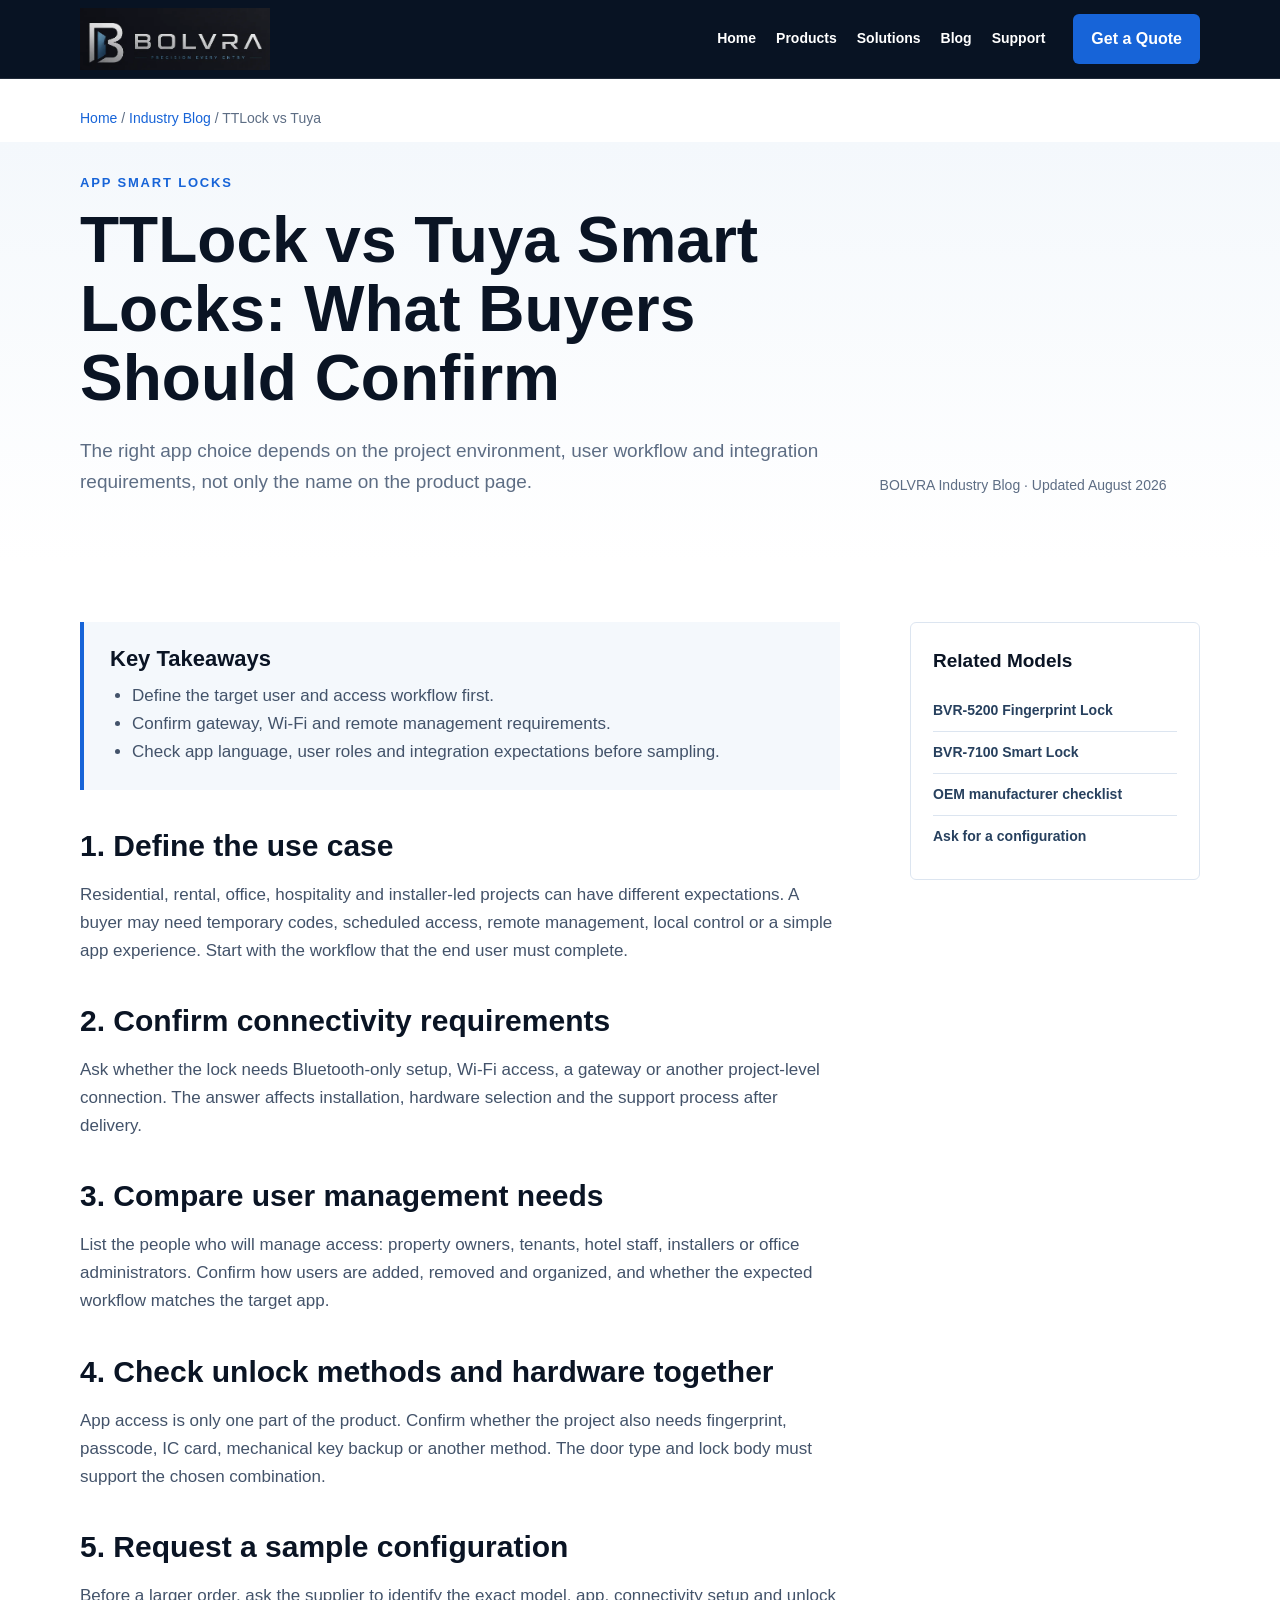
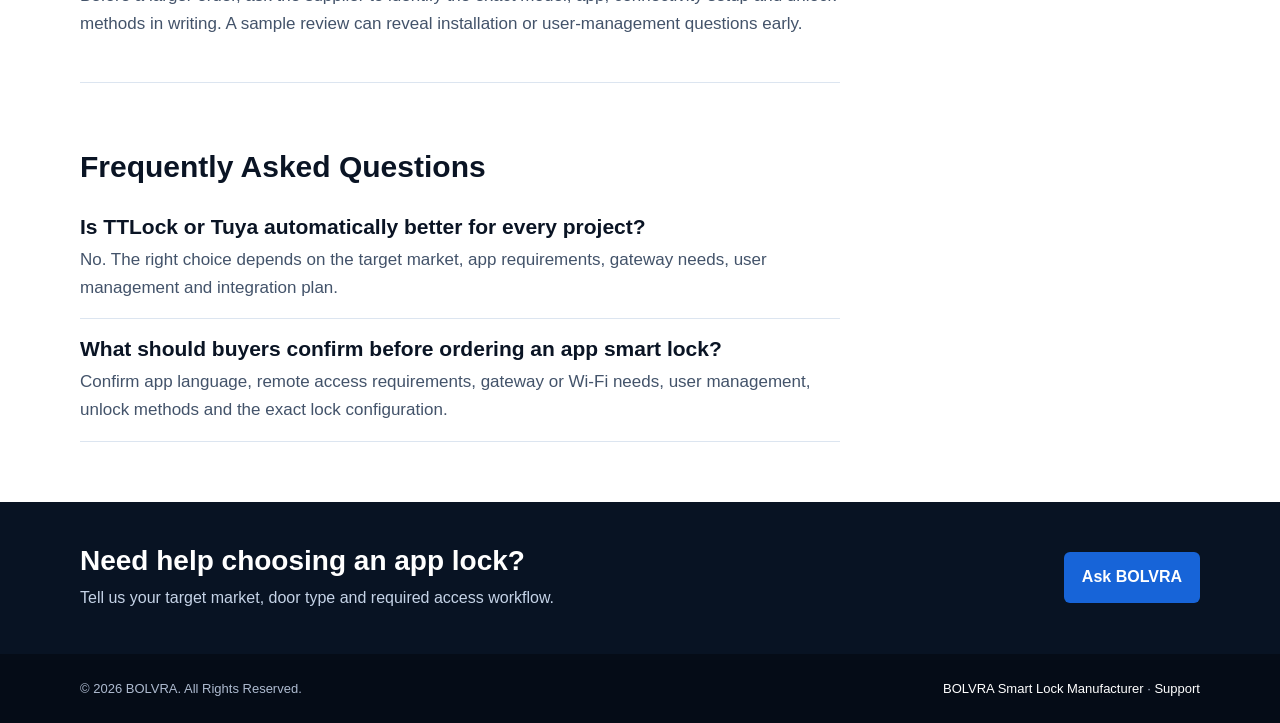
<file: blog-ttlock-vs-tuya.html>
<!doctype html>
<html lang="en">
<head>
  <meta charset="utf-8"><meta name="viewport" content="width=device-width, initial-scale=1">
  <title>TTLock vs Tuya Smart Locks: What Buyers Should Confirm | BOLVRA</title>
  <meta name="description" content="Compare the project questions buyers should ask when sourcing TTLock or Tuya smart locks for distribution, installation and OEM applications.">
  <meta name="robots" content="index, follow, max-image-preview:large"><link rel="canonical" href="https://www.bolvralock.com/blog-ttlock-vs-tuya.html">
  <meta property="og:type" content="article"><meta property="og:title" content="TTLock vs Tuya Smart Locks: What Buyers Should Confirm"><meta property="og:description" content="A buyer-focused checklist for comparing app lock requirements before ordering TTLock or Tuya models."><meta property="og:url" content="https://www.bolvralock.com/blog-ttlock-vs-tuya.html"><meta property="og:image" content="https://www.bolvralock.com/assets/images/generated/oem-app.webp"><meta property="og:image:alt" content="TTLock and Tuya smart lock buyer comparison"><meta name="twitter:card" content="summary_large_image"><meta name="twitter:title" content="TTLock vs Tuya Smart Locks: What Buyers Should Confirm | BOLVRA"><meta name="twitter:description" content="A buyer-focused checklist for comparing app lock requirements before ordering TTLock or Tuya models."><meta name="twitter:image" content="https://www.bolvralock.com/assets/images/generated/oem-app.webp"><meta name="twitter:image:alt" content="TTLock and Tuya smart lock buyer comparison">
  <link rel="icon" href="assets/images/favicon.svg" type="image/svg+xml"><link rel="stylesheet" href="assets/css/blog-pages.css?v=20260826">
  <script type="application/ld+json">{"@context":"https://schema.org","@graph":[{"@type":"Article","@id":"https://www.bolvralock.com/blog-ttlock-vs-tuya.html#article","headline":"TTLock vs Tuya Smart Locks: What Buyers Should Confirm","description":"A buyer-focused checklist for comparing app lock requirements before ordering TTLock or Tuya models.","image":"https://www.bolvralock.com/assets/images/generated/oem-app.webp","author":{"@type":"Organization","name":"BOLVRA"},"publisher":{"@type":"Organization","name":"BOLVRA","url":"https://www.bolvralock.com/"},"mainEntityOfPage":"https://www.bolvralock.com/blog-ttlock-vs-tuya.html","datePublished":"2026-08-26"},{"@type":"BreadcrumbList","itemListElement":[{"@type":"ListItem","position":1,"name":"BOLVRA","item":"https://www.bolvralock.com/"},{"@type":"ListItem","position":2,"name":"Industry Blog","item":"https://www.bolvralock.com/#blog"},{"@type":"ListItem","position":3,"name":"TTLock vs Tuya","item":"https://www.bolvralock.com/blog-ttlock-vs-tuya.html"}]},{"@type":"FAQPage","mainEntity":[{"@type":"Question","name":"Is TTLock or Tuya automatically better for every project?","acceptedAnswer":{"@type":"Answer","text":"No. The right choice depends on the target market, app requirements, gateway needs, user management and integration plan."}},{"@type":"Question","name":"What should buyers confirm before ordering an app smart lock?","acceptedAnswer":{"@type":"Answer","text":"Confirm app language, remote access requirements, gateway or Wi-Fi needs, user management, unlock methods and the exact lock configuration."}}]}]}</script>
</head>
<body>
  <header class="bp-header"><div class="bp-container bp-header-inner"><a class="bp-brand" href="index.html" aria-label="BOLVRA home"><img src="assets/images/brand/bolvra-logo-dark.webp" alt="BOLVRA - Precision Every Entry"></a><nav class="bp-nav"><a href="index.html">Home</a><a href="index.html#products">Products</a><a href="index.html#solutions">Solutions</a><a href="index.html#blog">Blog</a><a href="support.html">Support</a></nav><a class="bp-cta" href="index.html#contact">Get a Quote</a></div></header>
  <main><div class="bp-container bp-breadcrumb"><a href="index.html">Home</a> / <a href="index.html#blog">Industry Blog</a> / TTLock vs Tuya</div><section class="bp-hero"><div class="bp-container bp-hero-grid"><div><p class="bp-eyebrow">App Smart Locks</p><h1 class="bp-title">TTLock vs Tuya Smart Locks: What Buyers Should Confirm</h1><p class="bp-dek">The right app choice depends on the project environment, user workflow and integration requirements, not only the name on the product page.</p></div><p class="bp-meta">BOLVRA Industry Blog · Updated August 2026</p></div></section><section class="bp-main"><div class="bp-container bp-layout"><article class="bp-article"><div class="bp-takeaways"><h2>Key Takeaways</h2><ul><li>Define the target user and access workflow first.</li><li>Confirm gateway, Wi-Fi and remote management requirements.</li><li>Check app language, user roles and integration expectations before sampling.</li></ul></div><h2>1. Define the use case</h2><p>Residential, rental, office, hospitality and installer-led projects can have different expectations. A buyer may need temporary codes, scheduled access, remote management, local control or a simple app experience. Start with the workflow that the end user must complete.</p><h2>2. Confirm connectivity requirements</h2><p>Ask whether the lock needs Bluetooth-only setup, Wi-Fi access, a gateway or another project-level connection. The answer affects installation, hardware selection and the support process after delivery.</p><h2>3. Compare user management needs</h2><p>List the people who will manage access: property owners, tenants, hotel staff, installers or office administrators. Confirm how users are added, removed and organized, and whether the expected workflow matches the target app.</p><h2>4. Check unlock methods and hardware together</h2><p>App access is only one part of the product. Confirm whether the project also needs fingerprint, passcode, IC card, mechanical key backup or another method. The door type and lock body must support the chosen combination.</p><h2>5. Request a sample configuration</h2><p>Before a larger order, ask the supplier to identify the exact model, app, connectivity setup and unlock methods in writing. A sample review can reveal installation or user-management questions early.</p><div class="bp-faq"><h2>Frequently Asked Questions</h2><article><h3>Is TTLock or Tuya automatically better for every project?</h3><p>No. The right choice depends on the target market, app requirements, gateway needs, user management and integration plan.</p></article><article><h3>What should buyers confirm before ordering an app smart lock?</h3><p>Confirm app language, remote access requirements, gateway or Wi-Fi needs, user management, unlock methods and the exact lock configuration.</p></article></div></article><aside class="bp-side"><h2>Related Models</h2><a href="product-bvr-5200.html">BVR-5200 Fingerprint Lock</a><a href="product-bvr-7100.html">BVR-7100 Smart Lock</a><a href="blog-smart-lock-oem.html">OEM manufacturer checklist</a><a href="index.html#contact">Ask for a configuration</a></aside></div></section><section class="bp-bottom-cta"><div class="bp-container bp-bottom-cta-inner"><div><h2>Need help choosing an app lock?</h2><p>Tell us your target market, door type and required access workflow.</p></div><a class="bp-cta" href="index.html#contact">Ask BOLVRA</a></div></section></main>
  <footer class="bp-footer"><div class="bp-container bp-footer-inner"><span>© 2026 BOLVRA. All Rights Reserved.</span><span><a href="index.html">BOLVRA Smart Lock Manufacturer</a> · <a href="support.html">Support</a></span></div></footer>
</body></html>
</file>
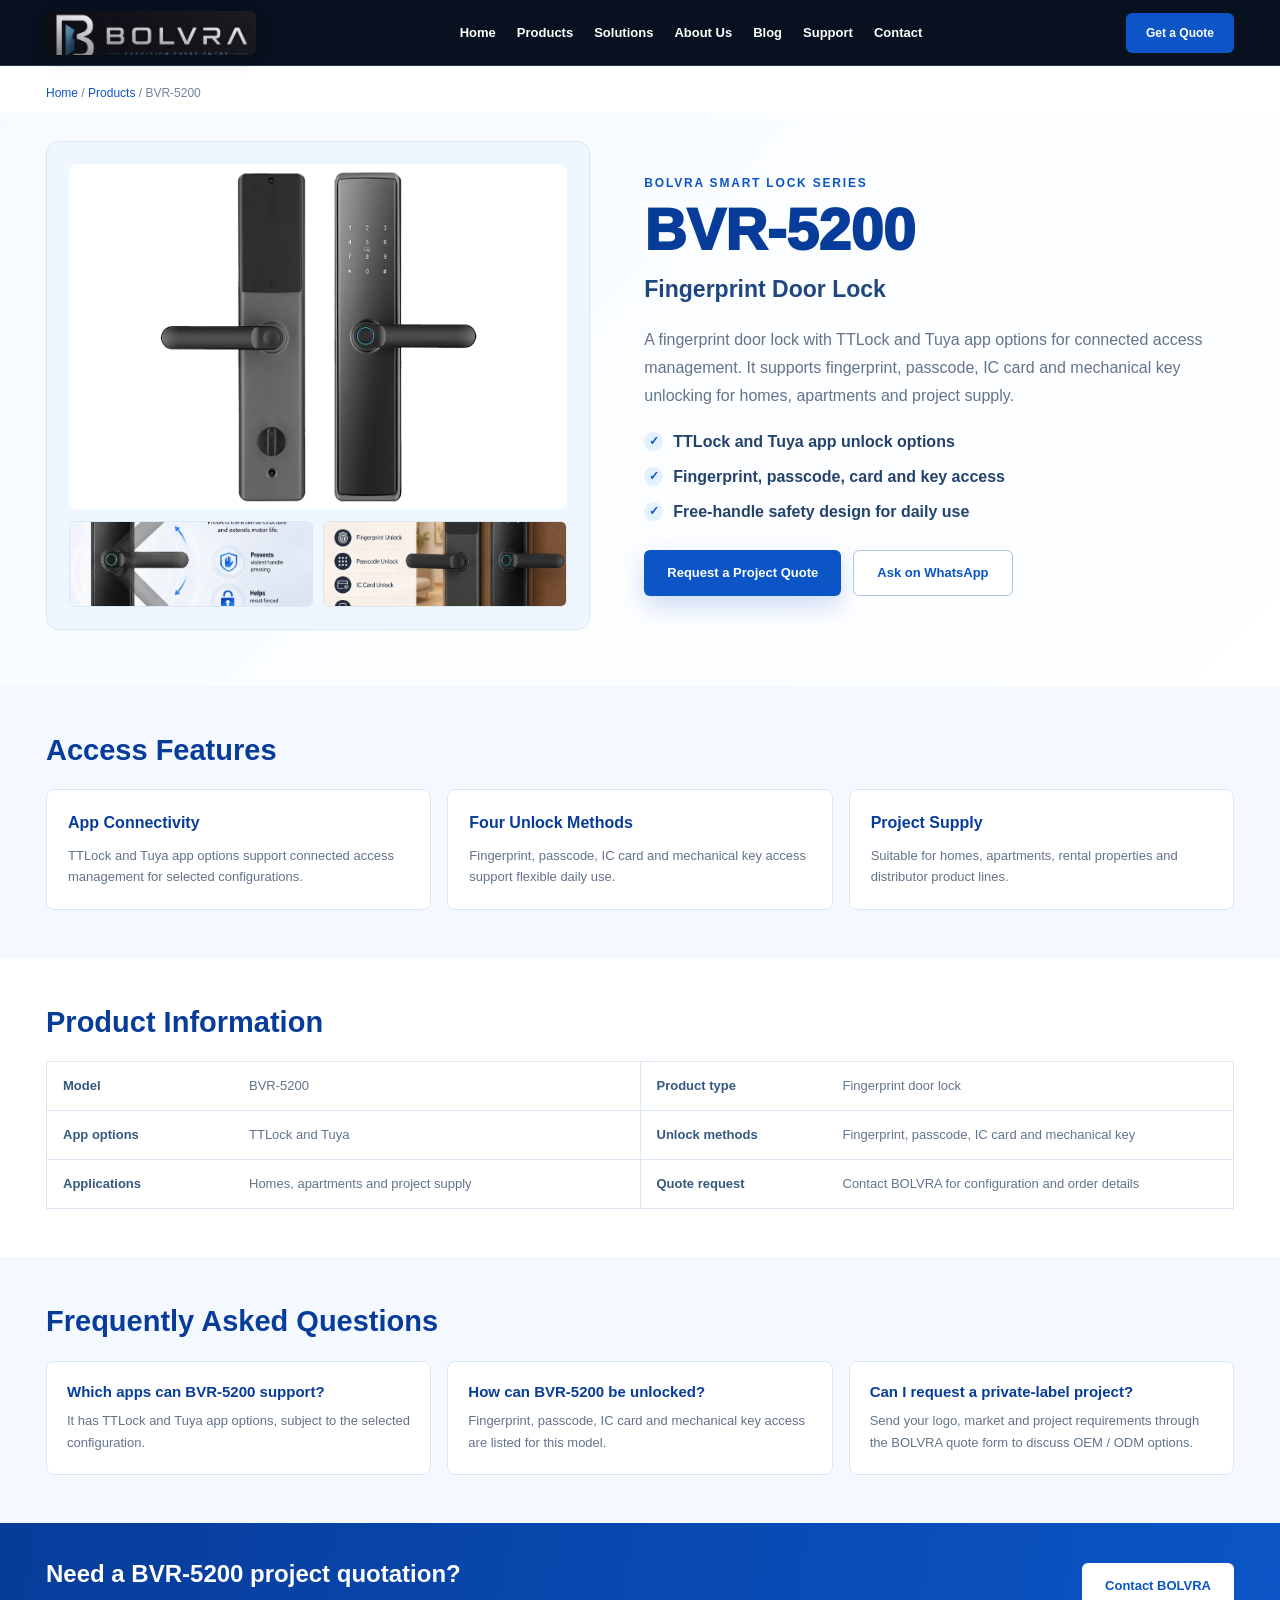
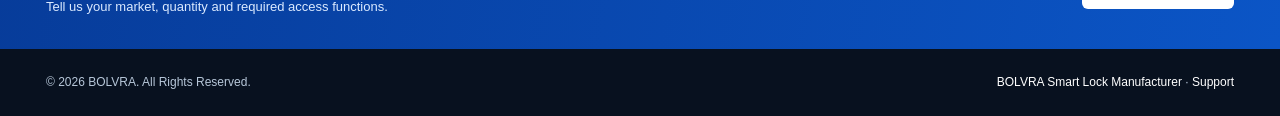
<file: product-bvr-5200.html>
<!doctype html>
<html lang="en">
<head>
  <meta charset="utf-8"><meta name="viewport" content="width=device-width, initial-scale=1"><title>BVR-5200 Fingerprint Door Lock with Tuya and TTLock | BOLVRA</title><meta name="description" content="BVR-5200 fingerprint door lock with TTLock and Tuya app options, fingerprint, passcode, IC card and mechanical key unlocking for connected access projects."><meta name="robots" content="index, follow, max-image-preview:large"><link rel="canonical" href="https://www.bolvralock.com/product-bvr-5200.html"><meta property="og:type" content="product"><meta property="og:title" content="BVR-5200 Fingerprint Door Lock with Tuya and TTLock | BOLVRA"><meta property="og:description" content="Connected fingerprint door lock with app and multiple unlock options."><meta property="og:url" content="https://www.bolvralock.com/product-bvr-5200.html"><meta property="og:image" content="https://www.bolvralock.com/assets/images/optimized/alu_main.webp"><meta property="og:image:alt" content="BVR-5200 fingerprint door lock"><meta name="twitter:card" content="summary_large_image"><meta name="twitter:title" content="BVR-5200 Fingerprint Door Lock with Tuya and TTLock | BOLVRA"><meta name="twitter:description" content="Connected fingerprint door lock with app and multiple unlock options."><meta name="twitter:image" content="https://www.bolvralock.com/assets/images/optimized/alu_main.webp"><meta name="twitter:image:alt" content="BVR-5200 fingerprint door lock"><link rel="icon" href="assets/images/favicon.svg" type="image/svg+xml"><link rel="stylesheet" href="assets/css/product-pages.css?v=20260825">
  <script type="application/ld+json">{"@context":"https://schema.org","@graph":[{"@type":"Product","@id":"https://www.bolvralock.com/product-bvr-5200.html#product","name":"BVR-5200 Fingerprint Door Lock","sku":"BVR-5200","category":"Fingerprint Handle Lock","brand":{"@type":"Brand","name":"BOLVRA"},"manufacturer":{"@type":"Organization","name":"BOLVRA","url":"https://www.bolvralock.com/"},"image":["https://www.bolvralock.com/assets/images/optimized/alu_main.webp","https://www.bolvralock.com/assets/images/product-popup/bvr-5200-extra-1.webp","https://www.bolvralock.com/assets/images/product-popup/bvr-5200-extra-2.webp"],"description":"A fingerprint door lock with TTLock and Tuya app options for connected access management. It supports fingerprint, passcode, IC card and mechanical key unlocking for homes, apartments and project supply.","additionalProperty":[{"@type":"PropertyValue","name":"App options","value":"TTLock and Tuya"},{"@type":"PropertyValue","name":"Unlock methods","value":"Fingerprint, passcode, IC card and mechanical key"}]},{"@type":"BreadcrumbList","itemListElement":[{"@type":"ListItem","position":1,"name":"BOLVRA","item":"https://www.bolvralock.com/"},{"@type":"ListItem","position":2,"name":"Products","item":"https://www.bolvralock.com/#products"},{"@type":"ListItem","position":3,"name":"BVR-5200","item":"https://www.bolvralock.com/product-bvr-5200.html"}]},{"@type":"FAQPage","mainEntity":[{"@type":"Question","name":"Which apps can BVR-5200 support?","acceptedAnswer":{"@type":"Answer","text":"BVR-5200 has TTLock and Tuya app options for connected access management, subject to the selected configuration."}},{"@type":"Question","name":"How can BVR-5200 be unlocked?","acceptedAnswer":{"@type":"Answer","text":"The listed unlock methods are fingerprint, passcode, IC card and mechanical key."}}]}]}</script>
  <script src="assets/js/product-pages.js?v=20260825" defer></script>
  <link rel="preload" as="image" href="assets/images/optimized/alu_main.webp" fetchpriority="high">
</head>
<body><header class="pp-header"><div class="pp-container pp-header-inner"><a class="pp-brand" href="index.html" aria-label="BOLVRA home"><img src="assets/images/brand/bolvra-logo-dark.webp" alt="BOLVRA - Precision Every Entry"></a><button class="pp-menu" type="button" aria-label="Open menu"><i></i><i></i><i></i></button><nav class="pp-nav"><a href="index.html">Home</a><a href="index.html#products">Products</a><a href="index.html#solutions">Solutions</a><a href="index.html#profile">About Us</a><a href="index.html#blog">Blog</a><a href="support.html">Support</a><a href="index.html#contact">Contact</a></nav><a class="pp-head-cta" href="index.html#contact">Get a Quote</a></div></header><main><div class="pp-container pp-breadcrumb"><a href="index.html">Home</a> / <a href="index.html#products">Products</a> / BVR-5200</div><section class="pp-hero"><div class="pp-container pp-hero-grid"><div class="pp-gallery"><img class="pp-gallery-main" src="assets/images/optimized/alu_main.webp" alt="BVR-5200 fingerprint door lock" fetchpriority="high"><div class="pp-gallery-strip"><img src="assets/images/product-popup/bvr-5200-extra-1.webp" alt="BVR-5200 free handle safety design" loading="lazy"><img src="assets/images/product-popup/bvr-5200-extra-2.webp" alt="BVR-5200 five ways to unlock" loading="lazy"></div></div><div><p class="pp-kicker">BOLVRA SMART LOCK SERIES</p><h1 class="pp-title">BVR-5200</h1><p class="pp-subtitle">Fingerprint Door Lock</p><p class="pp-description">A fingerprint door lock with TTLock and Tuya app options for connected access management. It supports fingerprint, passcode, IC card and mechanical key unlocking for homes, apartments and project supply.</p><ul class="pp-feature-list"><li>TTLock and Tuya app unlock options</li><li>Fingerprint, passcode, card and key access</li><li>Free-handle safety design for daily use</li></ul><div class="pp-actions"><a class="pp-btn pp-btn-primary" href="index.html#contact">Request a Project Quote</a><a class="pp-btn pp-btn-outline" href="https://wa.me/8615277383017?text=Hello%20BOLVRA%2C%20I%20am%20interested%20in%20BVR-5200." target="_blank" rel="noopener">Ask on WhatsApp</a></div></div></div></section><section class="pp-section pp-section-soft"><div class="pp-container"><h2>Access Features</h2><div class="pp-info-grid"><article class="pp-info-card"><h3>App Connectivity</h3><p>TTLock and Tuya app options support connected access management for selected configurations.</p></article><article class="pp-info-card"><h3>Four Unlock Methods</h3><p>Fingerprint, passcode, IC card and mechanical key access support flexible daily use.</p></article><article class="pp-info-card"><h3>Project Supply</h3><p>Suitable for homes, apartments, rental properties and distributor product lines.</p></article></div></div></section><section class="pp-section"><div class="pp-container"><h2>Product Information</h2><div class="pp-facts"><div class="pp-fact"><strong>Model</strong><span>BVR-5200</span></div><div class="pp-fact"><strong>Product type</strong><span>Fingerprint door lock</span></div><div class="pp-fact"><strong>App options</strong><span>TTLock and Tuya</span></div><div class="pp-fact"><strong>Unlock methods</strong><span>Fingerprint, passcode, IC card and mechanical key</span></div><div class="pp-fact"><strong>Applications</strong><span>Homes, apartments and project supply</span></div><div class="pp-fact"><strong>Quote request</strong><span>Contact BOLVRA for configuration and order details</span></div></div></div></section><section class="pp-section pp-section-soft"><div class="pp-container"><h2>Frequently Asked Questions</h2><div class="pp-faq"><article><h3>Which apps can BVR-5200 support?</h3><p>It has TTLock and Tuya app options, subject to the selected configuration.</p></article><article><h3>How can BVR-5200 be unlocked?</h3><p>Fingerprint, passcode, IC card and mechanical key access are listed for this model.</p></article><article><h3>Can I request a private-label project?</h3><p>Send your logo, market and project requirements through the BOLVRA quote form to discuss OEM / ODM options.</p></article></div></div></section><section class="pp-cta"><div class="pp-container pp-cta-inner"><div><h2>Need a BVR-5200 project quotation?</h2><p>Tell us your market, quantity and required access functions.</p></div><a class="pp-btn" href="index.html#contact">Contact BOLVRA</a></div></section></main><footer class="pp-footer"><div class="pp-container pp-footer-inner"><span>© 2026 BOLVRA. All Rights Reserved.</span><span><a href="index.html">BOLVRA Smart Lock Manufacturer</a> · <a href="support.html">Support</a></span></div></footer></body></html>
</file>
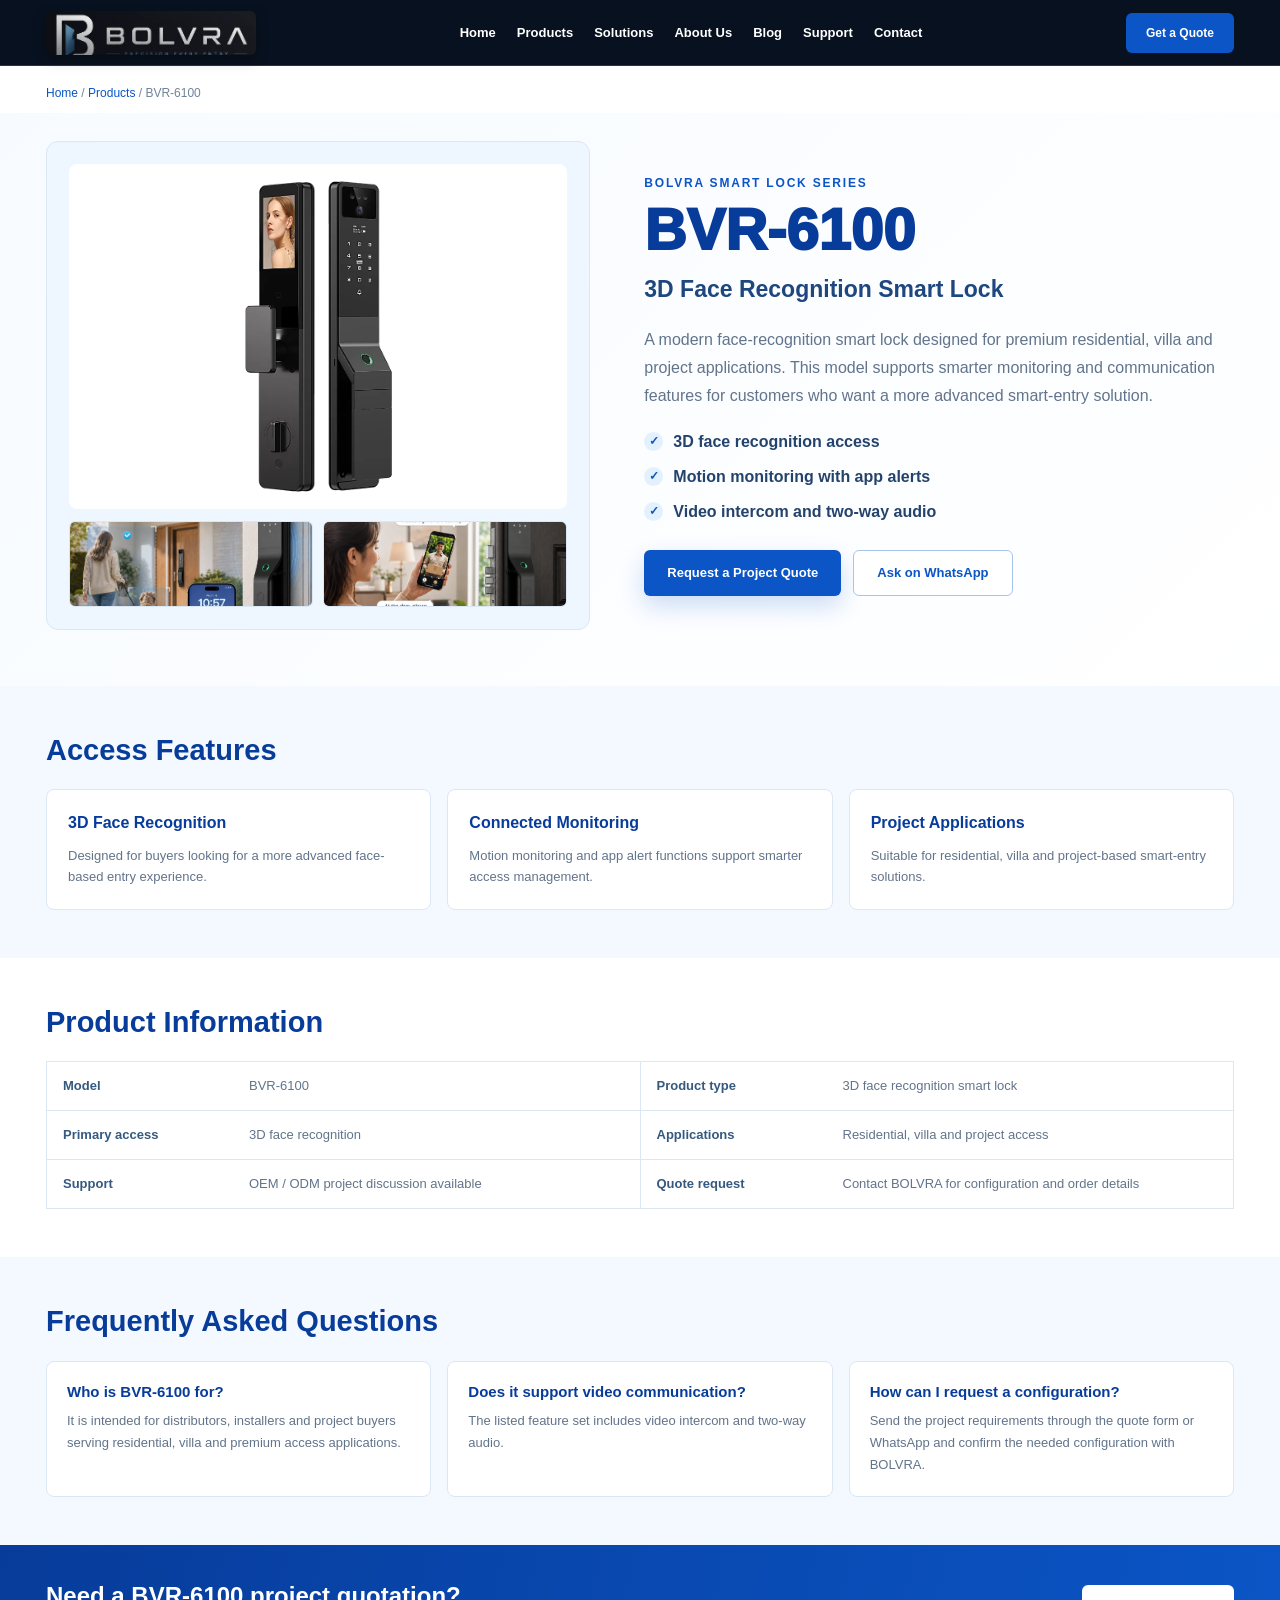
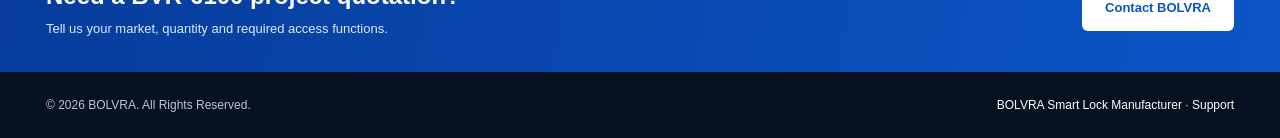
<file: product-bvr-6100.html>
<!doctype html>
<html lang="en">
<head>
  <meta charset="utf-8"><meta name="viewport" content="width=device-width, initial-scale=1">
  <title>BVR-6100 3D Face Recognition Smart Lock | BOLVRA</title>
  <meta name="description" content="BVR-6100 3D face recognition smart lock for residential, villa and project applications. Explore BOLVRA OEM and ODM supply support.">
  <meta name="robots" content="index, follow, max-image-preview:large"><link rel="canonical" href="https://www.bolvralock.com/product-bvr-6100.html">
  <meta property="og:type" content="product"><meta property="og:title" content="BVR-6100 3D Face Recognition Smart Lock | BOLVRA"><meta property="og:description" content="Face recognition smart lock for residential, villa and project applications."><meta property="og:url" content="https://www.bolvralock.com/product-bvr-6100.html"><meta property="og:image" content="https://www.bolvralock.com/assets/images/optimized/face_alt.webp"><meta property="og:image:alt" content="BVR-6100 3D face recognition smart lock">
  <meta name="twitter:card" content="summary_large_image"><meta name="twitter:title" content="BVR-6100 3D Face Recognition Smart Lock | BOLVRA"><meta name="twitter:description" content="Face recognition smart lock for residential, villa and project applications."><meta name="twitter:image" content="https://www.bolvralock.com/assets/images/optimized/face_alt.webp"><meta name="twitter:image:alt" content="BVR-6100 3D face recognition smart lock">
  <link rel="icon" href="assets/images/favicon.svg" type="image/svg+xml"><link rel="stylesheet" href="assets/css/product-pages.css?v=20260825">
  <script type="application/ld+json">{"@context":"https://schema.org","@graph":[{"@type":"Product","@id":"https://www.bolvralock.com/product-bvr-6100.html#product","name":"BVR-6100 3D Face Recognition Smart Lock","sku":"BVR-6100","category":"Face Recognition Door Lock","brand":{"@type":"Brand","name":"BOLVRA"},"manufacturer":{"@type":"Organization","name":"BOLVRA","url":"https://www.bolvralock.com/"},"image":["https://www.bolvralock.com/assets/images/optimized/face_alt.webp","https://www.bolvralock.com/assets/images/product-popup/bvr-6100-extra-1.webp","https://www.bolvralock.com/assets/images/product-popup/bvr-6100-extra-2.webp"],"description":"A modern face-recognition smart lock designed for premium residential, villa and project applications. This model supports smarter monitoring and communication features for customers who want a more advanced smart-entry solution.","additionalProperty":[{"@type":"PropertyValue","name":"Access method","value":"3D face recognition"},{"@type":"PropertyValue","name":"Application","value":"Residential, villa and project access"}]},{"@type":"BreadcrumbList","itemListElement":[{"@type":"ListItem","position":1,"name":"BOLVRA","item":"https://www.bolvralock.com/"},{"@type":"ListItem","position":2,"name":"Products","item":"https://www.bolvralock.com/#products"},{"@type":"ListItem","position":3,"name":"BVR-6100","item":"https://www.bolvralock.com/product-bvr-6100.html"}]},{"@type":"FAQPage","mainEntity":[{"@type":"Question","name":"What is BVR-6100 designed for?","acceptedAnswer":{"@type":"Answer","text":"BVR-6100 is designed for residential, villa and project access applications."}},{"@type":"Question","name":"What access features does BVR-6100 provide?","acceptedAnswer":{"@type":"Answer","text":"BVR-6100 provides 3D face recognition access, motion monitoring with app alerts, and video intercom with two-way audio."}}]}]}</script>
  <script src="assets/js/product-pages.js?v=20260825" defer></script>
  <link rel="preload" as="image" href="assets/images/optimized/face_alt.webp" fetchpriority="high">
</head>
<body>
  <header class="pp-header"><div class="pp-container pp-header-inner"><a class="pp-brand" href="index.html" aria-label="BOLVRA home"><img src="assets/images/brand/bolvra-logo-dark.webp" alt="BOLVRA - Precision Every Entry"></a><button class="pp-menu" type="button" aria-label="Open menu"><i></i><i></i><i></i></button><nav class="pp-nav"><a href="index.html">Home</a><a href="index.html#products">Products</a><a href="index.html#solutions">Solutions</a><a href="index.html#profile">About Us</a><a href="index.html#blog">Blog</a><a href="support.html">Support</a><a href="index.html#contact">Contact</a></nav><a class="pp-head-cta" href="index.html#contact">Get a Quote</a></div></header>
  <main><div class="pp-container pp-breadcrumb"><a href="index.html">Home</a> / <a href="index.html#products">Products</a> / BVR-6100</div><section class="pp-hero"><div class="pp-container pp-hero-grid"><div class="pp-gallery"><img class="pp-gallery-main" src="assets/images/optimized/face_alt.webp" alt="BVR-6100 3D face recognition smart lock" fetchpriority="high"><div class="pp-gallery-strip"><img src="assets/images/product-popup/bvr-6100-extra-1.webp" alt="BVR-6100 motion monitoring feature" loading="lazy"><img src="assets/images/product-popup/bvr-6100-extra-2.webp" alt="BVR-6100 video intercom and two-way audio" loading="lazy"></div></div><div><p class="pp-kicker">BOLVRA SMART LOCK SERIES</p><h1 class="pp-title">BVR-6100</h1><p class="pp-subtitle">3D Face Recognition Smart Lock</p><p class="pp-description">A modern face-recognition smart lock designed for premium residential, villa and project applications. This model supports smarter monitoring and communication features for customers who want a more advanced smart-entry solution.</p><ul class="pp-feature-list"><li>3D face recognition access</li><li>Motion monitoring with app alerts</li><li>Video intercom and two-way audio</li></ul><div class="pp-actions"><a class="pp-btn pp-btn-primary" href="index.html#contact">Request a Project Quote</a><a class="pp-btn pp-btn-outline" href="https://wa.me/8615277383017?text=Hello%20BOLVRA%2C%20I%20am%20interested%20in%20BVR-6100." target="_blank" rel="noopener">Ask on WhatsApp</a></div></div></div></section>
  <section class="pp-section pp-section-soft"><div class="pp-container"><h2>Access Features</h2><div class="pp-info-grid"><article class="pp-info-card"><h3>3D Face Recognition</h3><p>Designed for buyers looking for a more advanced face-based entry experience.</p></article><article class="pp-info-card"><h3>Connected Monitoring</h3><p>Motion monitoring and app alert functions support smarter access management.</p></article><article class="pp-info-card"><h3>Project Applications</h3><p>Suitable for residential, villa and project-based smart-entry solutions.</p></article></div></div></section>
  <section class="pp-section"><div class="pp-container"><h2>Product Information</h2><div class="pp-facts"><div class="pp-fact"><strong>Model</strong><span>BVR-6100</span></div><div class="pp-fact"><strong>Product type</strong><span>3D face recognition smart lock</span></div><div class="pp-fact"><strong>Primary access</strong><span>3D face recognition</span></div><div class="pp-fact"><strong>Applications</strong><span>Residential, villa and project access</span></div><div class="pp-fact"><strong>Support</strong><span>OEM / ODM project discussion available</span></div><div class="pp-fact"><strong>Quote request</strong><span>Contact BOLVRA for configuration and order details</span></div></div></div></section>
  <section class="pp-section pp-section-soft"><div class="pp-container"><h2>Frequently Asked Questions</h2><div class="pp-faq"><article><h3>Who is BVR-6100 for?</h3><p>It is intended for distributors, installers and project buyers serving residential, villa and premium access applications.</p></article><article><h3>Does it support video communication?</h3><p>The listed feature set includes video intercom and two-way audio.</p></article><article><h3>How can I request a configuration?</h3><p>Send the project requirements through the quote form or WhatsApp and confirm the needed configuration with BOLVRA.</p></article></div></div></section>
  <section class="pp-cta"><div class="pp-container pp-cta-inner"><div><h2>Need a BVR-6100 project quotation?</h2><p>Tell us your market, quantity and required access functions.</p></div><a class="pp-btn" href="index.html#contact">Contact BOLVRA</a></div></section></main>
  <footer class="pp-footer"><div class="pp-container pp-footer-inner"><span>© 2026 BOLVRA. All Rights Reserved.</span><span><a href="index.html">BOLVRA Smart Lock Manufacturer</a> · <a href="support.html">Support</a></span></div></footer>
</body></html>
</file>
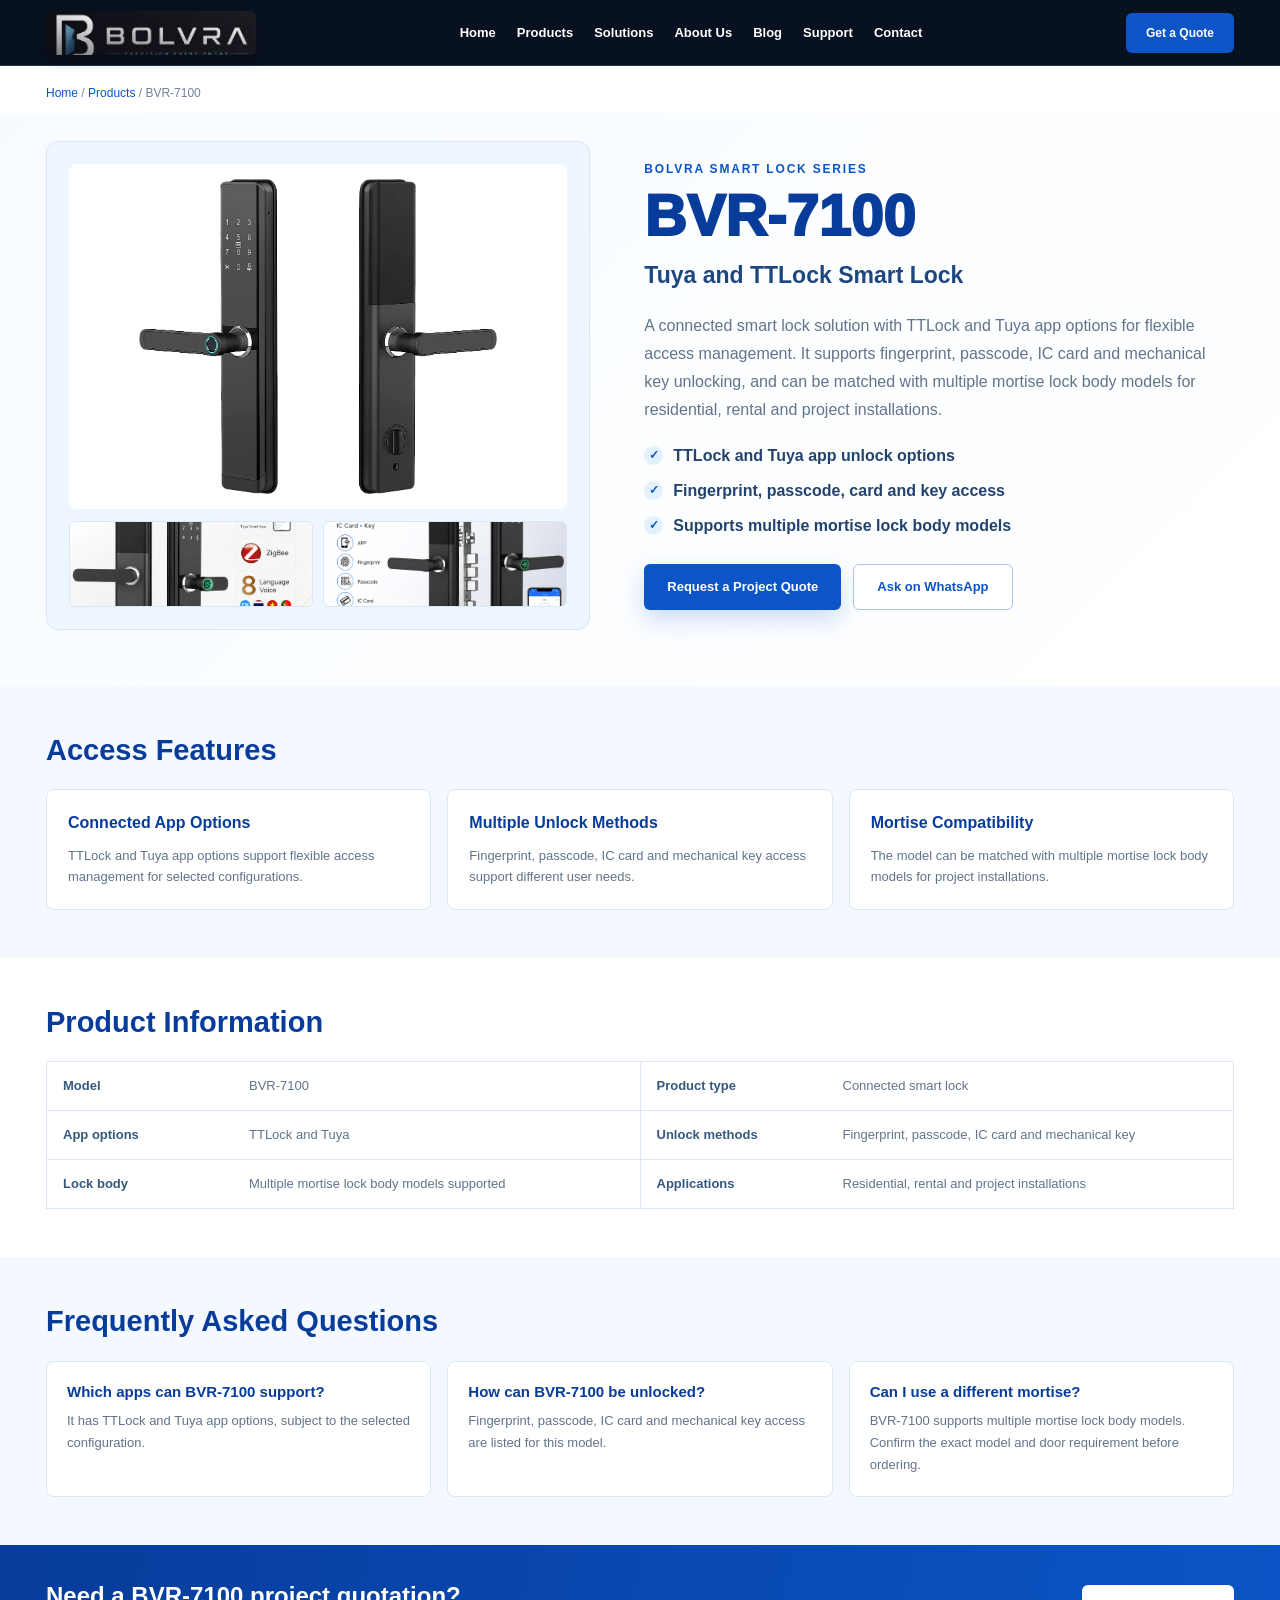
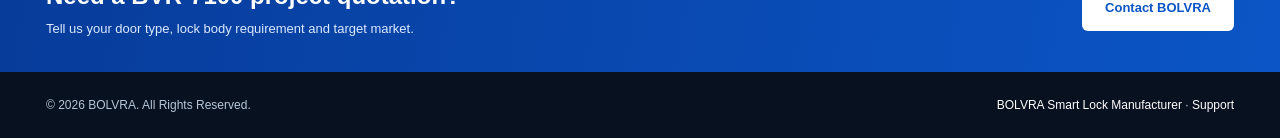
<file: product-bvr-7100.html>
<!doctype html>
<html lang="en">
<head>
  <meta charset="utf-8"><meta name="viewport" content="width=device-width, initial-scale=1"><title>BVR-7100 Tuya and TTLock Smart Lock | BOLVRA</title><meta name="description" content="BVR-7100 connected smart lock with TTLock and Tuya app options, fingerprint, passcode, IC card and mechanical key unlocking, plus multiple mortise lock body compatibility."><meta name="robots" content="index, follow, max-image-preview:large"><link rel="canonical" href="https://www.bolvralock.com/product-bvr-7100.html"><meta property="og:type" content="product"><meta property="og:title" content="BVR-7100 Tuya and TTLock Smart Lock | BOLVRA"><meta property="og:description" content="Connected smart lock with multiple unlock methods and mortise compatibility."><meta property="og:url" content="https://www.bolvralock.com/product-bvr-7100.html"><meta property="og:image" content="https://www.bolvralock.com/assets/images/optimized/rim_main.webp"><meta property="og:image:alt" content="BVR-7100 Tuya and TTLock smart lock"><meta name="twitter:card" content="summary_large_image"><meta name="twitter:title" content="BVR-7100 Tuya and TTLock Smart Lock | BOLVRA"><meta name="twitter:description" content="Connected smart lock with multiple unlock methods and mortise compatibility."><meta name="twitter:image" content="https://www.bolvralock.com/assets/images/optimized/rim_main.webp"><meta name="twitter:image:alt" content="BVR-7100 Tuya and TTLock smart lock"><link rel="icon" href="assets/images/favicon.svg" type="image/svg+xml"><link rel="stylesheet" href="assets/css/product-pages.css?v=20260825">
  <script type="application/ld+json">{"@context":"https://schema.org","@graph":[{"@type":"Product","@id":"https://www.bolvralock.com/product-bvr-7100.html#product","name":"BVR-7100 Tuya and TTLock Smart Lock","sku":"BVR-7100","category":"Tuya and TTLock Smart Lock","brand":{"@type":"Brand","name":"BOLVRA"},"manufacturer":{"@type":"Organization","name":"BOLVRA","url":"https://www.bolvralock.com/"},"image":["https://www.bolvralock.com/assets/images/optimized/rim_main.webp","https://www.bolvralock.com/assets/images/product-popup/bvr-7100-extra-1.webp","https://www.bolvralock.com/assets/images/product-popup/bvr-7100-extra-2.webp"],"description":"A connected smart lock solution with TTLock and Tuya app options for flexible access management. It supports fingerprint, passcode, IC card and mechanical key unlocking, and can be matched with multiple mortise lock body models for residential, rental and project installations.","additionalProperty":[{"@type":"PropertyValue","name":"App options","value":"TTLock and Tuya"},{"@type":"PropertyValue","name":"Unlock methods","value":"Fingerprint, passcode, IC card and mechanical key"},{"@type":"PropertyValue","name":"Lock body compatibility","value":"Supports multiple mortise lock body models"}]},{"@type":"BreadcrumbList","itemListElement":[{"@type":"ListItem","position":1,"name":"BOLVRA","item":"https://www.bolvralock.com/"},{"@type":"ListItem","position":2,"name":"Products","item":"https://www.bolvralock.com/#products"},{"@type":"ListItem","position":3,"name":"BVR-7100","item":"https://www.bolvralock.com/product-bvr-7100.html"}]},{"@type":"FAQPage","mainEntity":[{"@type":"Question","name":"Which apps can BVR-7100 support?","acceptedAnswer":{"@type":"Answer","text":"BVR-7100 has TTLock and Tuya app options for flexible access management, subject to the selected configuration."}},{"@type":"Question","name":"Does BVR-7100 support different lock bodies?","acceptedAnswer":{"@type":"Answer","text":"BVR-7100 can be matched with multiple mortise lock body models. Confirm the exact lock body requirement with BOLVRA for a project."}}]}]}</script>
  <script src="assets/js/product-pages.js?v=20260825" defer></script>
  <link rel="preload" as="image" href="assets/images/optimized/rim_main.webp" fetchpriority="high">
</head>
<body><header class="pp-header"><div class="pp-container pp-header-inner"><a class="pp-brand" href="index.html" aria-label="BOLVRA home"><img src="assets/images/brand/bolvra-logo-dark.webp" alt="BOLVRA - Precision Every Entry"></a><button class="pp-menu" type="button" aria-label="Open menu"><i></i><i></i><i></i></button><nav class="pp-nav"><a href="index.html">Home</a><a href="index.html#products">Products</a><a href="index.html#solutions">Solutions</a><a href="index.html#profile">About Us</a><a href="index.html#blog">Blog</a><a href="support.html">Support</a><a href="index.html#contact">Contact</a></nav><a class="pp-head-cta" href="index.html#contact">Get a Quote</a></div></header><main><div class="pp-container pp-breadcrumb"><a href="index.html">Home</a> / <a href="index.html#products">Products</a> / BVR-7100</div><section class="pp-hero"><div class="pp-container pp-hero-grid"><div class="pp-gallery"><img class="pp-gallery-main" src="assets/images/optimized/rim_main.webp" alt="BVR-7100 Tuya and TTLock smart lock" fetchpriority="high"><div class="pp-gallery-strip"><img src="assets/images/product-popup/bvr-7100-extra-1.webp" alt="BVR-7100 smart access and app unlock" loading="lazy"><img src="assets/images/product-popup/bvr-7100-extra-2.webp" alt="BVR-7100 multiple mortise lock body compatibility" loading="lazy"></div></div><div><p class="pp-kicker">BOLVRA SMART LOCK SERIES</p><h1 class="pp-title">BVR-7100</h1><p class="pp-subtitle">Tuya and TTLock Smart Lock</p><p class="pp-description">A connected smart lock solution with TTLock and Tuya app options for flexible access management. It supports fingerprint, passcode, IC card and mechanical key unlocking, and can be matched with multiple mortise lock body models for residential, rental and project installations.</p><ul class="pp-feature-list"><li>TTLock and Tuya app unlock options</li><li>Fingerprint, passcode, card and key access</li><li>Supports multiple mortise lock body models</li></ul><div class="pp-actions"><a class="pp-btn pp-btn-primary" href="index.html#contact">Request a Project Quote</a><a class="pp-btn pp-btn-outline" href="https://wa.me/8615277383017?text=Hello%20BOLVRA%2C%20I%20am%20interested%20in%20BVR-7100." target="_blank" rel="noopener">Ask on WhatsApp</a></div></div></div></section><section class="pp-section pp-section-soft"><div class="pp-container"><h2>Access Features</h2><div class="pp-info-grid"><article class="pp-info-card"><h3>Connected App Options</h3><p>TTLock and Tuya app options support flexible access management for selected configurations.</p></article><article class="pp-info-card"><h3>Multiple Unlock Methods</h3><p>Fingerprint, passcode, IC card and mechanical key access support different user needs.</p></article><article class="pp-info-card"><h3>Mortise Compatibility</h3><p>The model can be matched with multiple mortise lock body models for project installations.</p></article></div></div></section><section class="pp-section"><div class="pp-container"><h2>Product Information</h2><div class="pp-facts"><div class="pp-fact"><strong>Model</strong><span>BVR-7100</span></div><div class="pp-fact"><strong>Product type</strong><span>Connected smart lock</span></div><div class="pp-fact"><strong>App options</strong><span>TTLock and Tuya</span></div><div class="pp-fact"><strong>Unlock methods</strong><span>Fingerprint, passcode, IC card and mechanical key</span></div><div class="pp-fact"><strong>Lock body</strong><span>Multiple mortise lock body models supported</span></div><div class="pp-fact"><strong>Applications</strong><span>Residential, rental and project installations</span></div></div></div></section><section class="pp-section pp-section-soft"><div class="pp-container"><h2>Frequently Asked Questions</h2><div class="pp-faq"><article><h3>Which apps can BVR-7100 support?</h3><p>It has TTLock and Tuya app options, subject to the selected configuration.</p></article><article><h3>How can BVR-7100 be unlocked?</h3><p>Fingerprint, passcode, IC card and mechanical key access are listed for this model.</p></article><article><h3>Can I use a different mortise?</h3><p>BVR-7100 supports multiple mortise lock body models. Confirm the exact model and door requirement before ordering.</p></article></div></div></section><section class="pp-cta"><div class="pp-container pp-cta-inner"><div><h2>Need a BVR-7100 project quotation?</h2><p>Tell us your door type, lock body requirement and target market.</p></div><a class="pp-btn" href="index.html#contact">Contact BOLVRA</a></div></section></main><footer class="pp-footer"><div class="pp-container pp-footer-inner"><span>© 2026 BOLVRA. All Rights Reserved.</span><span><a href="index.html">BOLVRA Smart Lock Manufacturer</a> · <a href="support.html">Support</a></span></div></footer></body></html>
</file>
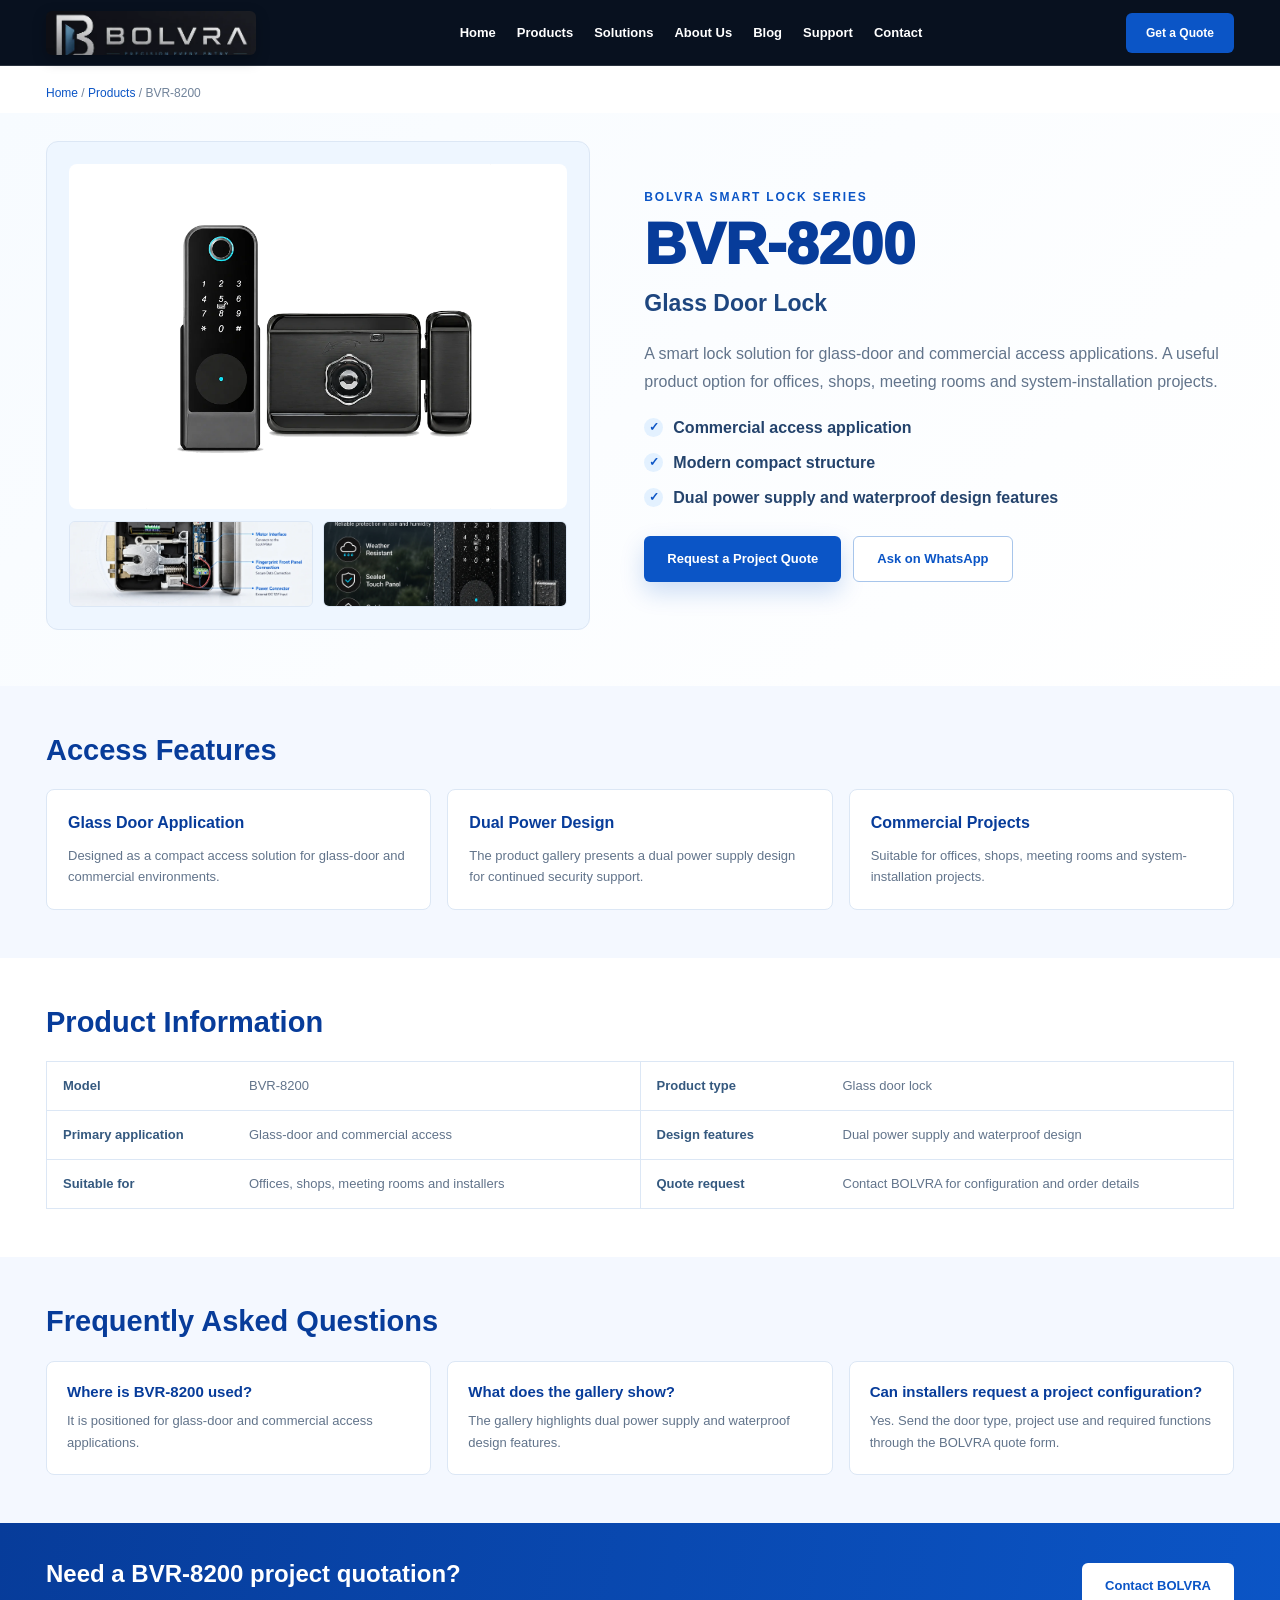
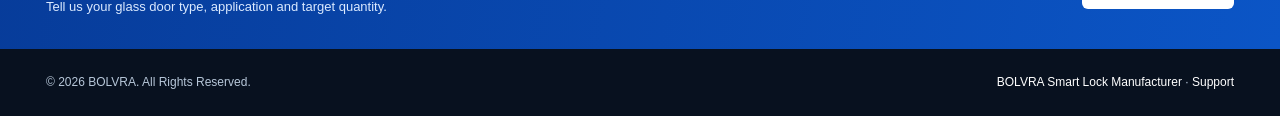
<file: product-bvr-8200.html>
<!doctype html>
<html lang="en">
<head>
  <meta charset="utf-8"><meta name="viewport" content="width=device-width, initial-scale=1"><title>BVR-8200 Glass Door Lock | BOLVRA</title><meta name="description" content="BVR-8200 glass door lock for commercial access, offices, shops, meeting rooms and system-installation projects, with dual power supply and waterproof design features."><meta name="robots" content="index, follow, max-image-preview:large"><link rel="canonical" href="https://www.bolvralock.com/product-bvr-8200.html"><meta property="og:type" content="product"><meta property="og:title" content="BVR-8200 Glass Door Lock | BOLVRA"><meta property="og:description" content="Compact glass door lock for commercial access and project installations."><meta property="og:url" content="https://www.bolvralock.com/product-bvr-8200.html"><meta property="og:image" content="https://www.bolvralock.com/assets/images/optimized/alu_slim.webp"><meta property="og:image:alt" content="BVR-8200 glass door lock"><meta name="twitter:card" content="summary_large_image"><meta name="twitter:title" content="BVR-8200 Glass Door Lock | BOLVRA"><meta name="twitter:description" content="Compact glass door lock for commercial access and project installations."><meta name="twitter:image" content="https://www.bolvralock.com/assets/images/optimized/alu_slim.webp"><meta name="twitter:image:alt" content="BVR-8200 glass door lock"><link rel="icon" href="assets/images/favicon.svg" type="image/svg+xml"><link rel="stylesheet" href="assets/css/product-pages.css?v=20260825">
  <script type="application/ld+json">{"@context":"https://schema.org","@graph":[{"@type":"Product","@id":"https://www.bolvralock.com/product-bvr-8200.html#product","name":"BVR-8200 Glass Door Lock","sku":"BVR-8200","category":"Glass Door Lock","brand":{"@type":"Brand","name":"BOLVRA"},"manufacturer":{"@type":"Organization","name":"BOLVRA","url":"https://www.bolvralock.com/"},"image":["https://www.bolvralock.com/assets/images/optimized/alu_slim.webp","https://www.bolvralock.com/assets/images/product-popup/bvr-8200-extra-1.webp","https://www.bolvralock.com/assets/images/product-popup/bvr-8200-extra-2.webp"],"description":"A smart lock solution for glass-door and commercial access applications. A useful product option for offices, shops, meeting rooms and system-installation projects.","additionalProperty":[{"@type":"PropertyValue","name":"Application","value":"Glass-door and commercial access"},{"@type":"PropertyValue","name":"Power design","value":"Dual power supply design"},{"@type":"PropertyValue","name":"Environmental feature","value":"Waterproof design"}]},{"@type":"BreadcrumbList","itemListElement":[{"@type":"ListItem","position":1,"name":"BOLVRA","item":"https://www.bolvralock.com/"},{"@type":"ListItem","position":2,"name":"Products","item":"https://www.bolvralock.com/#products"},{"@type":"ListItem","position":3,"name":"BVR-8200","item":"https://www.bolvralock.com/product-bvr-8200.html"}]},{"@type":"FAQPage","mainEntity":[{"@type":"Question","name":"Where is BVR-8200 used?","acceptedAnswer":{"@type":"Answer","text":"BVR-8200 is positioned for glass-door and commercial access applications including offices, shops, meeting rooms and system-installation projects."}},{"@type":"Question","name":"What design features are shown for BVR-8200?","acceptedAnswer":{"@type":"Answer","text":"The product gallery highlights a dual power supply design and a waterproof design."}}]}]}</script>
  <script src="assets/js/product-pages.js?v=20260825" defer></script>
  <link rel="preload" as="image" href="assets/images/optimized/alu_slim.webp" fetchpriority="high">
</head>
<body><header class="pp-header"><div class="pp-container pp-header-inner"><a class="pp-brand" href="index.html" aria-label="BOLVRA home"><img src="assets/images/brand/bolvra-logo-dark.webp" alt="BOLVRA - Precision Every Entry"></a><button class="pp-menu" type="button" aria-label="Open menu"><i></i><i></i><i></i></button><nav class="pp-nav"><a href="index.html">Home</a><a href="index.html#products">Products</a><a href="index.html#solutions">Solutions</a><a href="index.html#profile">About Us</a><a href="index.html#blog">Blog</a><a href="support.html">Support</a><a href="index.html#contact">Contact</a></nav><a class="pp-head-cta" href="index.html#contact">Get a Quote</a></div></header><main><div class="pp-container pp-breadcrumb"><a href="index.html">Home</a> / <a href="index.html#products">Products</a> / BVR-8200</div><section class="pp-hero"><div class="pp-container pp-hero-grid"><div class="pp-gallery"><img class="pp-gallery-main" src="assets/images/optimized/alu_slim.webp" alt="BVR-8200 glass door lock" fetchpriority="high"><div class="pp-gallery-strip"><img src="assets/images/product-popup/bvr-8200-extra-1.webp" alt="BVR-8200 dual power supply design" loading="lazy"><img src="assets/images/product-popup/bvr-8200-extra-2.webp" alt="BVR-8200 waterproof design" loading="lazy"></div></div><div><p class="pp-kicker">BOLVRA SMART LOCK SERIES</p><h1 class="pp-title">BVR-8200</h1><p class="pp-subtitle">Glass Door Lock</p><p class="pp-description">A smart lock solution for glass-door and commercial access applications. A useful product option for offices, shops, meeting rooms and system-installation projects.</p><ul class="pp-feature-list"><li>Commercial access application</li><li>Modern compact structure</li><li>Dual power supply and waterproof design features</li></ul><div class="pp-actions"><a class="pp-btn pp-btn-primary" href="index.html#contact">Request a Project Quote</a><a class="pp-btn pp-btn-outline" href="https://wa.me/8615277383017?text=Hello%20BOLVRA%2C%20I%20am%20interested%20in%20BVR-8200." target="_blank" rel="noopener">Ask on WhatsApp</a></div></div></div></section><section class="pp-section pp-section-soft"><div class="pp-container"><h2>Access Features</h2><div class="pp-info-grid"><article class="pp-info-card"><h3>Glass Door Application</h3><p>Designed as a compact access solution for glass-door and commercial environments.</p></article><article class="pp-info-card"><h3>Dual Power Design</h3><p>The product gallery presents a dual power supply design for continued security support.</p></article><article class="pp-info-card"><h3>Commercial Projects</h3><p>Suitable for offices, shops, meeting rooms and system-installation projects.</p></article></div></div></section><section class="pp-section"><div class="pp-container"><h2>Product Information</h2><div class="pp-facts"><div class="pp-fact"><strong>Model</strong><span>BVR-8200</span></div><div class="pp-fact"><strong>Product type</strong><span>Glass door lock</span></div><div class="pp-fact"><strong>Primary application</strong><span>Glass-door and commercial access</span></div><div class="pp-fact"><strong>Design features</strong><span>Dual power supply and waterproof design</span></div><div class="pp-fact"><strong>Suitable for</strong><span>Offices, shops, meeting rooms and installers</span></div><div class="pp-fact"><strong>Quote request</strong><span>Contact BOLVRA for configuration and order details</span></div></div></div></section><section class="pp-section pp-section-soft"><div class="pp-container"><h2>Frequently Asked Questions</h2><div class="pp-faq"><article><h3>Where is BVR-8200 used?</h3><p>It is positioned for glass-door and commercial access applications.</p></article><article><h3>What does the gallery show?</h3><p>The gallery highlights dual power supply and waterproof design features.</p></article><article><h3>Can installers request a project configuration?</h3><p>Yes. Send the door type, project use and required functions through the BOLVRA quote form.</p></article></div></div></section><section class="pp-cta"><div class="pp-container pp-cta-inner"><div><h2>Need a BVR-8200 project quotation?</h2><p>Tell us your glass door type, application and target quantity.</p></div><a class="pp-btn" href="index.html#contact">Contact BOLVRA</a></div></section></main><footer class="pp-footer"><div class="pp-container pp-footer-inner"><span>© 2026 BOLVRA. All Rights Reserved.</span><span><a href="index.html">BOLVRA Smart Lock Manufacturer</a> · <a href="support.html">Support</a></span></div></footer></body></html>
</file>
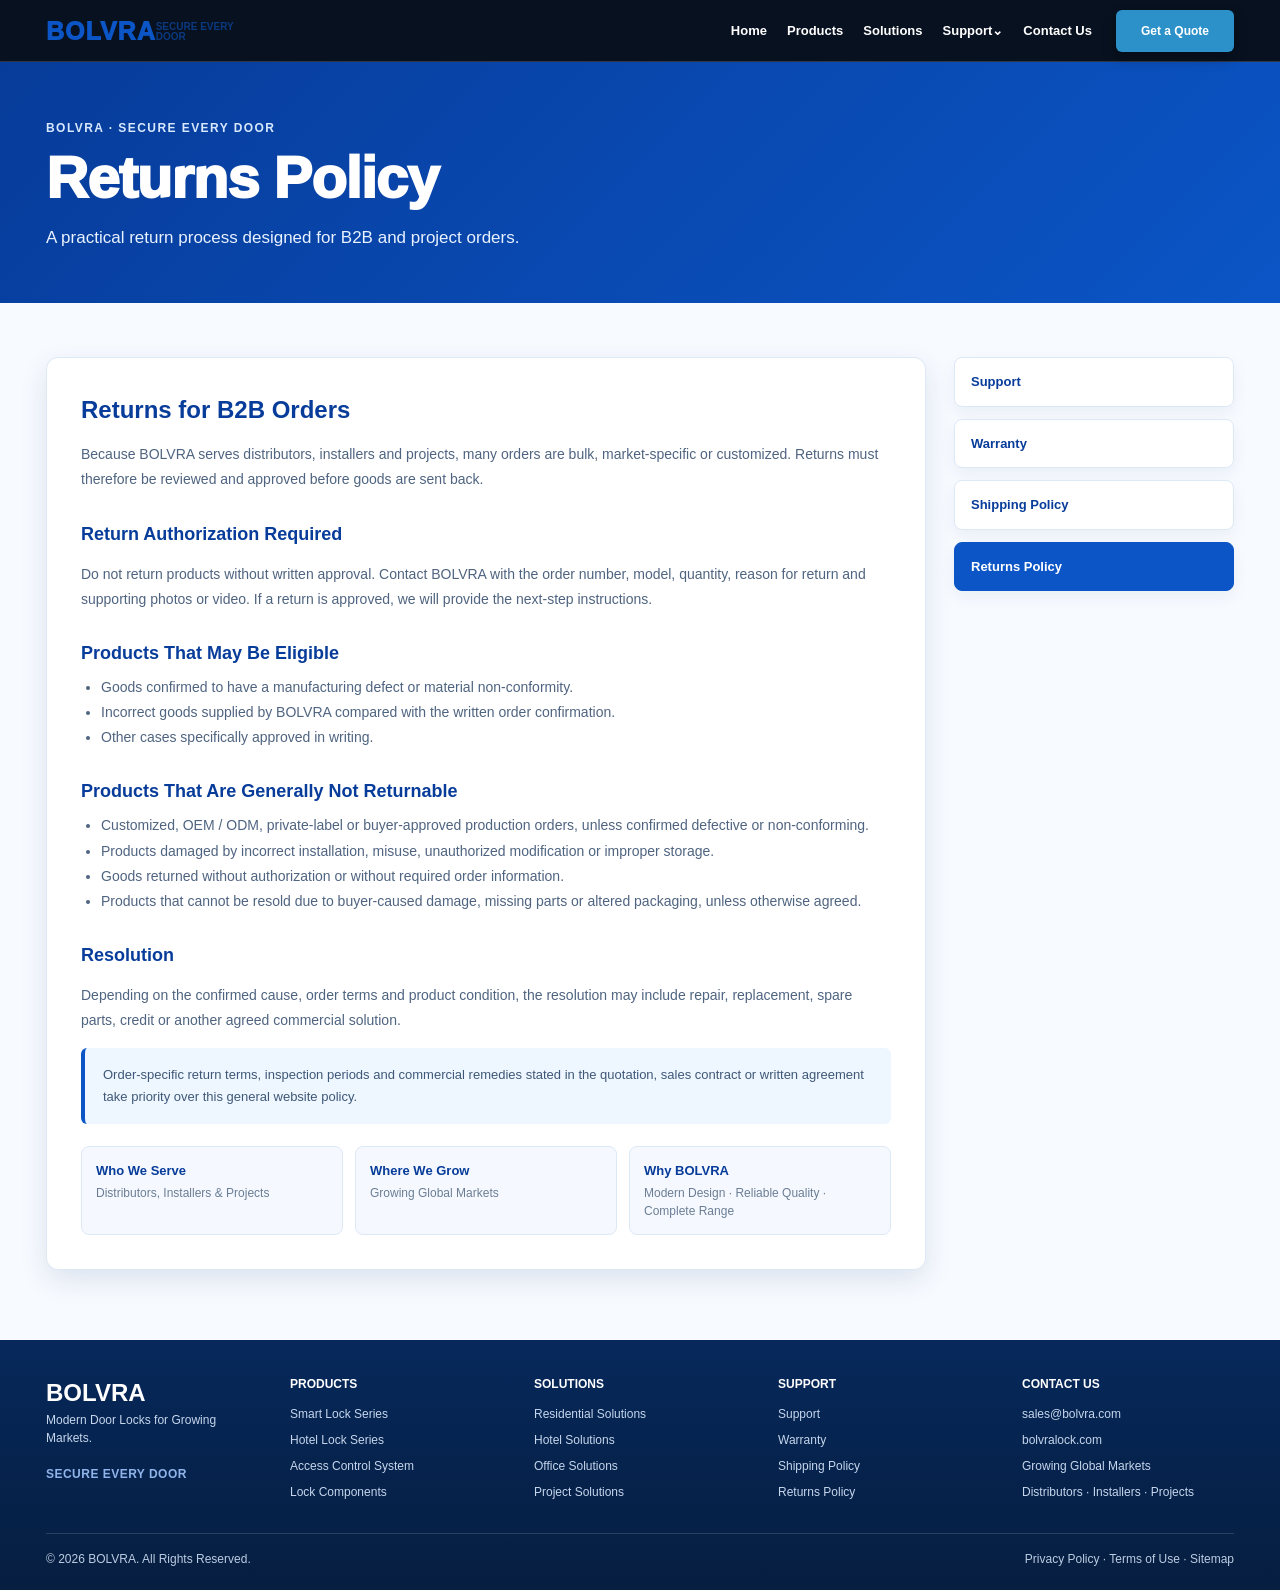
<file: returns-policy.html>
<!doctype html>
<html lang="en">
<head>
  <meta charset="utf-8" />
  <meta name="viewport" content="width=device-width, initial-scale=1" />
  <title>Returns Policy | BOLVRA</title>
  <meta name="description" content="BOLVRA returns policy information for distributors, installers and project buyers in growing global markets." />
  <link rel="canonical" href="https://www.bolvralock.com/returns-policy.html" />
  <meta name="theme-color" content="#0b55c6" />
  <link rel="icon" href="assets/images/favicon.svg" type="image/svg+xml" />
  <link rel="stylesheet" href="assets/css/styles.css" />
</head>
<body>

  <header class="site-header">
    <div class="container header-inner">
      <a class="brand" href="index.html" aria-label="BOLVRA Home">
        <strong>BOLVRA</strong>
        <span>SECURE EVERY DOOR</span>
      </a>
      <nav class="main-nav" style="justify-content:flex-end">
        <a href="index.html">Home</a>
        <a href="index.html#products">Products</a>
        <a href="index.html#solutions">Solutions</a>
        <div class="nav-dropdown">
          <a class="nav-dropdown-toggle" href="support.html" aria-haspopup="true">Support⌄</a>
          <div class="nav-dropdown-menu">
            <a href="support.html">Support</a>
            <a href="warranty.html">Warranty</a>
            <a href="shipping-policy.html">Shipping Policy</a>
            <a href="returns-policy.html">Returns Policy</a>
          </div>
        </div>
        <a href="index.html#contact">Contact Us</a>
      </nav>
      <div class="header-right"><a class="btn btn-head" href="index.html#contact">Get a Quote</a></div>
    </div>
  </header>
  <main>
    <section class="policy-hero">
      <div class="container">
        <p class="eyebrow">BOLVRA · SECURE EVERY DOOR</p>
        <h1>Returns Policy</h1>
        <p>A practical return process designed for B2B and project orders.</p>
      </div>
    </section>
    <section class="policy-main">
      <div class="container policy-grid">
        <article class="policy-card">

          <h2>Returns for B2B Orders</h2>
          <p>Because BOLVRA serves distributors, installers and projects, many orders are bulk, market-specific or customized. Returns must therefore be reviewed and approved before goods are sent back.</p>
          <h3>Return Authorization Required</h3>
          <p>Do not return products without written approval. Contact BOLVRA with the order number, model, quantity, reason for return and supporting photos or video. If a return is approved, we will provide the next-step instructions.</p>
          <h3>Products That May Be Eligible</h3>
          <ul><li>Goods confirmed to have a manufacturing defect or material non-conformity.</li><li>Incorrect goods supplied by BOLVRA compared with the written order confirmation.</li><li>Other cases specifically approved in writing.</li></ul>
          <h3>Products That Are Generally Not Returnable</h3>
          <ul><li>Customized, OEM / ODM, private-label or buyer-approved production orders, unless confirmed defective or non-conforming.</li><li>Products damaged by incorrect installation, misuse, unauthorized modification or improper storage.</li><li>Goods returned without authorization or without required order information.</li><li>Products that cannot be resold due to buyer-caused damage, missing parts or altered packaging, unless otherwise agreed.</li></ul>
          <h3>Resolution</h3>
          <p>Depending on the confirmed cause, order terms and product condition, the resolution may include repair, replacement, spare parts, credit or another agreed commercial solution.</p>
          <div class="policy-note">Order-specific return terms, inspection periods and commercial remedies stated in the quotation, sales contract or written agreement take priority over this general website policy.</div>

        <div class="policy-brand-strip">
          <div><strong>Who We Serve</strong><span>Distributors, Installers &amp; Projects</span></div>
          <div><strong>Where We Grow</strong><span>Growing Global Markets</span></div>
          <div><strong>Why BOLVRA</strong><span>Modern Design · Reliable Quality · Complete Range</span></div>
        </div>
        </article>

        <aside class="policy-side">
          <a href="support.html">Support</a>
          <a href="warranty.html">Warranty</a>
          <a href="shipping-policy.html">Shipping Policy</a>
          <a href="returns-policy.html" class="active">Returns Policy</a>
        </aside>
      </div>
    </section>
  </main>

  <footer class="site-footer">
    <div class="container footer-grid">
      <div><strong>BOLVRA</strong><p>Modern Door Locks for Growing Markets.</p><div class="policy-footer-tagline">SECURE EVERY DOOR</div></div>
      <div><h3>PRODUCTS</h3><a href="index.html#products">Smart Lock Series</a><a href="index.html#products">Hotel Lock Series</a><a href="index.html#products">Access Control System</a><a href="index.html#products">Lock Components</a></div>
      <div><h3>SOLUTIONS</h3><a href="index.html#solutions">Residential Solutions</a><a href="index.html#solutions">Hotel Solutions</a><a href="index.html#solutions">Office Solutions</a><a href="index.html#solutions">Project Solutions</a></div>
      <div><h3>SUPPORT</h3><a href="support.html">Support</a><a href="warranty.html">Warranty</a><a href="shipping-policy.html">Shipping Policy</a><a href="returns-policy.html">Returns Policy</a></div>
      <div><h3>CONTACT US</h3><a href="mailto:sales@bolvra.com">sales@bolvra.com</a><a href="https://bolvralock.com">bolvralock.com</a><a>Growing Global Markets</a><a>Distributors · Installers · Projects</a></div>
    </div>
    <div class="container footer-bottom"><span>© 2026 BOLVRA. All Rights Reserved.</span><span>Privacy Policy · Terms of Use · Sitemap</span></div>
  </footer>
</body>
</html>
</file>
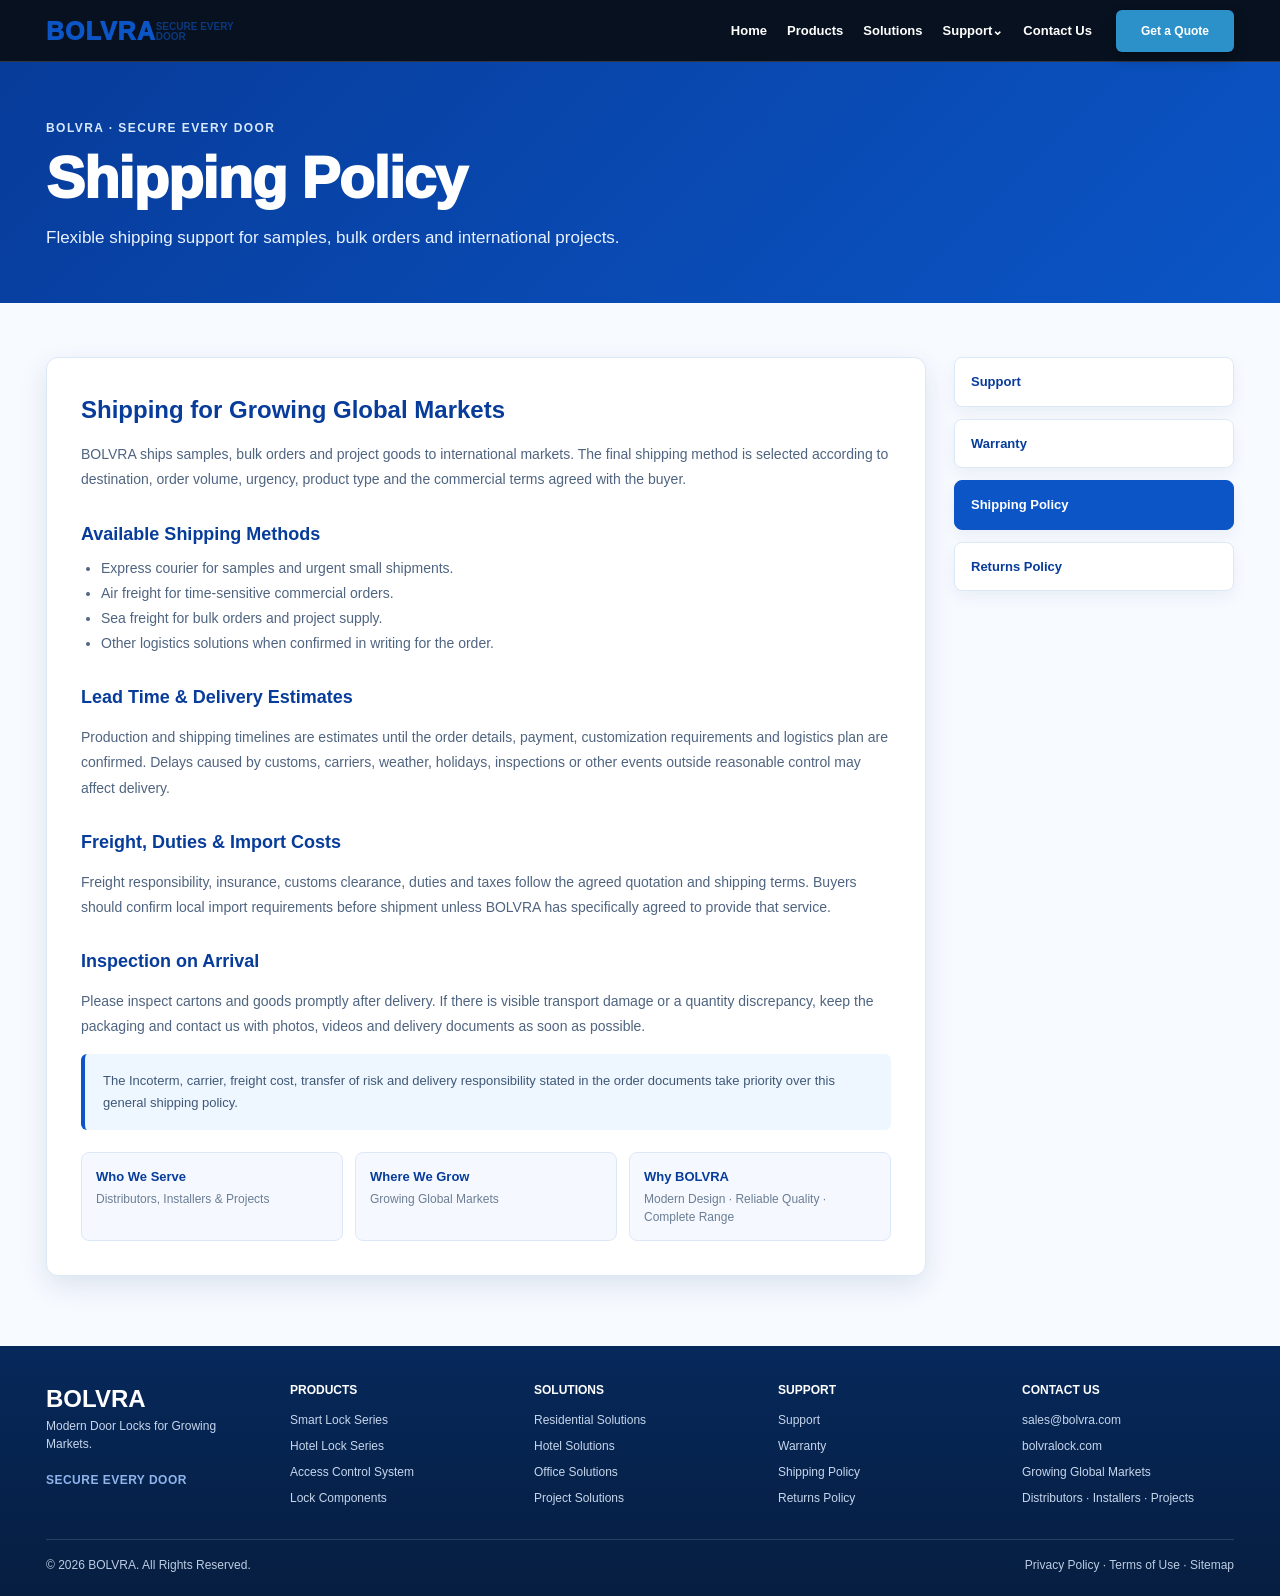
<file: shipping-policy.html>
<!doctype html>
<html lang="en">
<head>
  <meta charset="utf-8" />
  <meta name="viewport" content="width=device-width, initial-scale=1" />
  <title>Shipping Policy | BOLVRA</title>
  <meta name="description" content="BOLVRA shipping policy information for distributors, installers and project buyers in growing global markets." />
  <link rel="canonical" href="https://www.bolvralock.com/shipping-policy.html" />
  <meta name="theme-color" content="#0b55c6" />
  <link rel="icon" href="assets/images/favicon.svg" type="image/svg+xml" />
  <link rel="stylesheet" href="assets/css/styles.css" />
</head>
<body>

  <header class="site-header">
    <div class="container header-inner">
      <a class="brand" href="index.html" aria-label="BOLVRA Home">
        <strong>BOLVRA</strong>
        <span>SECURE EVERY DOOR</span>
      </a>
      <nav class="main-nav" style="justify-content:flex-end">
        <a href="index.html">Home</a>
        <a href="index.html#products">Products</a>
        <a href="index.html#solutions">Solutions</a>
        <div class="nav-dropdown">
          <a class="nav-dropdown-toggle" href="support.html" aria-haspopup="true">Support⌄</a>
          <div class="nav-dropdown-menu">
            <a href="support.html">Support</a>
            <a href="warranty.html">Warranty</a>
            <a href="shipping-policy.html">Shipping Policy</a>
            <a href="returns-policy.html">Returns Policy</a>
          </div>
        </div>
        <a href="index.html#contact">Contact Us</a>
      </nav>
      <div class="header-right"><a class="btn btn-head" href="index.html#contact">Get a Quote</a></div>
    </div>
  </header>
  <main>
    <section class="policy-hero">
      <div class="container">
        <p class="eyebrow">BOLVRA · SECURE EVERY DOOR</p>
        <h1>Shipping Policy</h1>
        <p>Flexible shipping support for samples, bulk orders and international projects.</p>
      </div>
    </section>
    <section class="policy-main">
      <div class="container policy-grid">
        <article class="policy-card">

          <h2>Shipping for Growing Global Markets</h2>
          <p>BOLVRA ships samples, bulk orders and project goods to international markets. The final shipping method is selected according to destination, order volume, urgency, product type and the commercial terms agreed with the buyer.</p>
          <h3>Available Shipping Methods</h3>
          <ul><li>Express courier for samples and urgent small shipments.</li><li>Air freight for time-sensitive commercial orders.</li><li>Sea freight for bulk orders and project supply.</li><li>Other logistics solutions when confirmed in writing for the order.</li></ul>
          <h3>Lead Time &amp; Delivery Estimates</h3>
          <p>Production and shipping timelines are estimates until the order details, payment, customization requirements and logistics plan are confirmed. Delays caused by customs, carriers, weather, holidays, inspections or other events outside reasonable control may affect delivery.</p>
          <h3>Freight, Duties &amp; Import Costs</h3>
          <p>Freight responsibility, insurance, customs clearance, duties and taxes follow the agreed quotation and shipping terms. Buyers should confirm local import requirements before shipment unless BOLVRA has specifically agreed to provide that service.</p>
          <h3>Inspection on Arrival</h3>
          <p>Please inspect cartons and goods promptly after delivery. If there is visible transport damage or a quantity discrepancy, keep the packaging and contact us with photos, videos and delivery documents as soon as possible.</p>
          <div class="policy-note">The Incoterm, carrier, freight cost, transfer of risk and delivery responsibility stated in the order documents take priority over this general shipping policy.</div>

        <div class="policy-brand-strip">
          <div><strong>Who We Serve</strong><span>Distributors, Installers &amp; Projects</span></div>
          <div><strong>Where We Grow</strong><span>Growing Global Markets</span></div>
          <div><strong>Why BOLVRA</strong><span>Modern Design · Reliable Quality · Complete Range</span></div>
        </div>
        </article>

        <aside class="policy-side">
          <a href="support.html">Support</a>
          <a href="warranty.html">Warranty</a>
          <a href="shipping-policy.html" class="active">Shipping Policy</a>
          <a href="returns-policy.html">Returns Policy</a>
        </aside>
      </div>
    </section>
  </main>

  <footer class="site-footer">
    <div class="container footer-grid">
      <div><strong>BOLVRA</strong><p>Modern Door Locks for Growing Markets.</p><div class="policy-footer-tagline">SECURE EVERY DOOR</div></div>
      <div><h3>PRODUCTS</h3><a href="index.html#products">Smart Lock Series</a><a href="index.html#products">Hotel Lock Series</a><a href="index.html#products">Access Control System</a><a href="index.html#products">Lock Components</a></div>
      <div><h3>SOLUTIONS</h3><a href="index.html#solutions">Residential Solutions</a><a href="index.html#solutions">Hotel Solutions</a><a href="index.html#solutions">Office Solutions</a><a href="index.html#solutions">Project Solutions</a></div>
      <div><h3>SUPPORT</h3><a href="support.html">Support</a><a href="warranty.html">Warranty</a><a href="shipping-policy.html">Shipping Policy</a><a href="returns-policy.html">Returns Policy</a></div>
      <div><h3>CONTACT US</h3><a href="mailto:sales@bolvra.com">sales@bolvra.com</a><a href="https://bolvralock.com">bolvralock.com</a><a>Growing Global Markets</a><a>Distributors · Installers · Projects</a></div>
    </div>
    <div class="container footer-bottom"><span>© 2026 BOLVRA. All Rights Reserved.</span><span>Privacy Policy · Terms of Use · Sitemap</span></div>
  </footer>
</body>
</html>
</file>
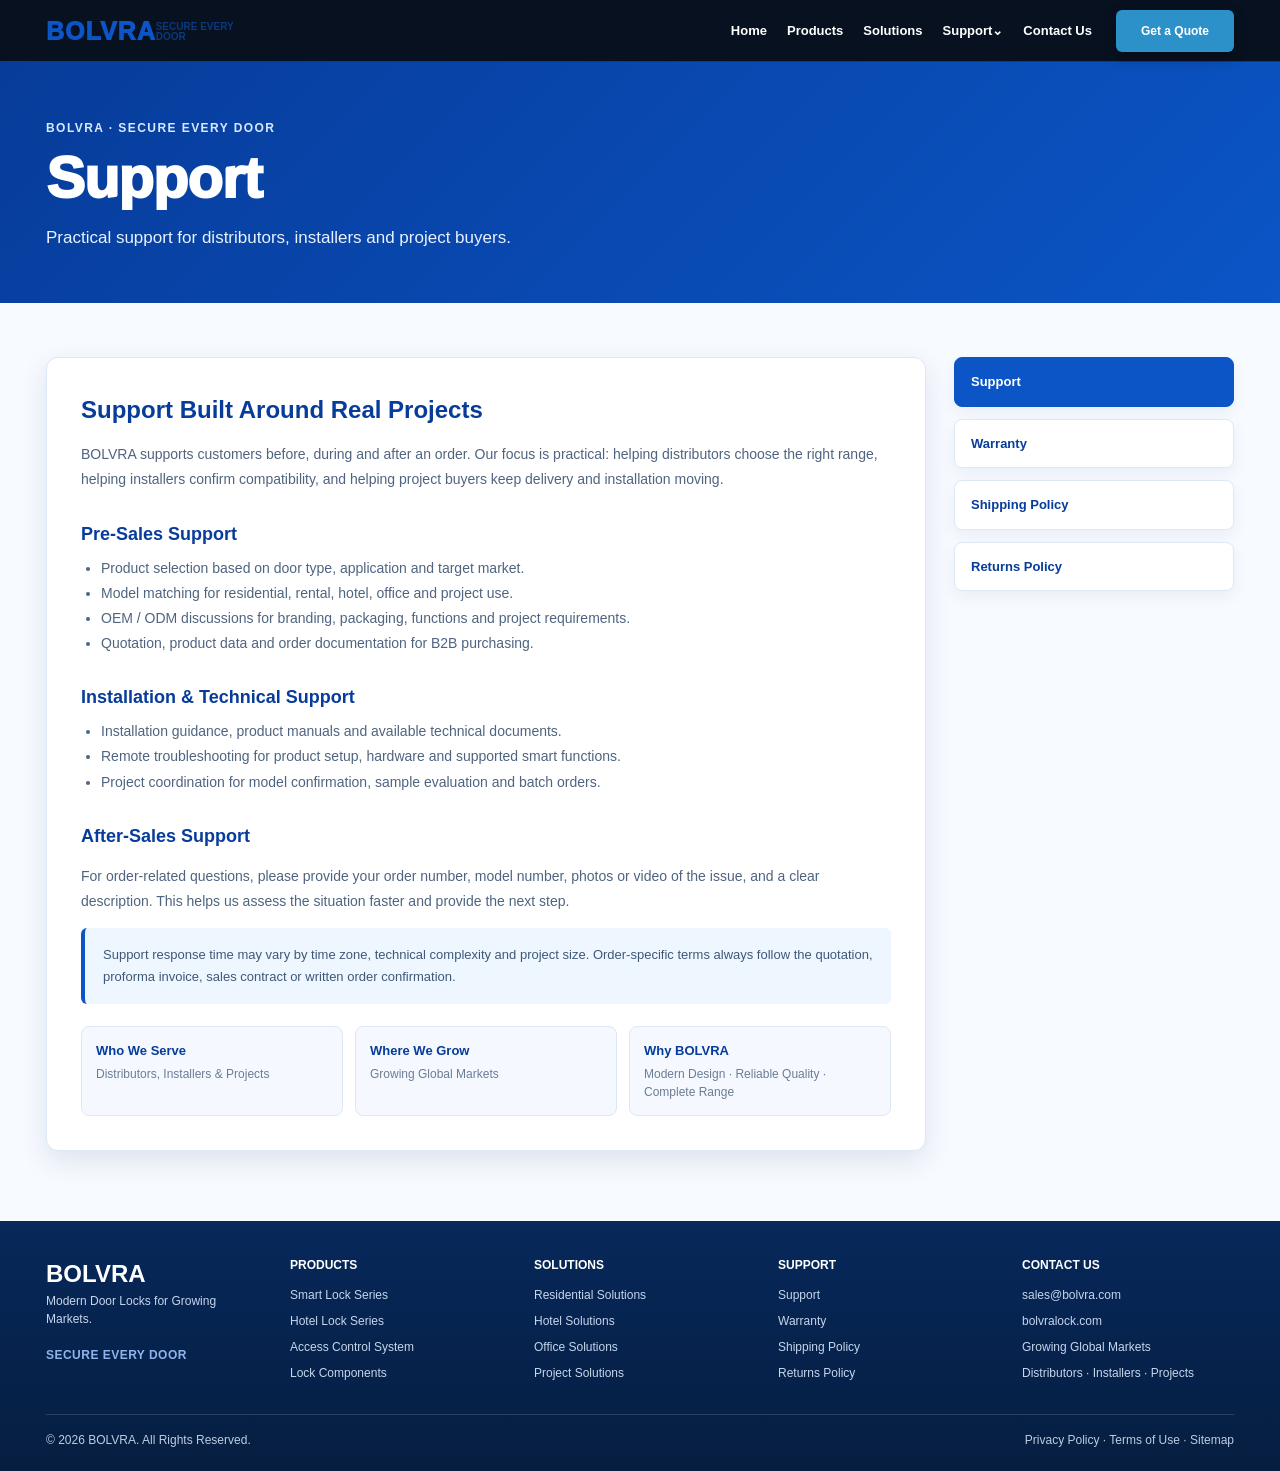
<file: support.html>
<!doctype html>
<html lang="en">
<head>
  <meta charset="utf-8" />
  <meta name="viewport" content="width=device-width, initial-scale=1" />
  <title>Support | BOLVRA</title>
  <meta name="description" content="BOLVRA support information for distributors, installers and project buyers in growing global markets." />
  <link rel="canonical" href="https://www.bolvralock.com/support.html" />
  <meta name="theme-color" content="#0b55c6" />
  <link rel="icon" href="assets/images/favicon.svg" type="image/svg+xml" />
  <link rel="stylesheet" href="assets/css/styles.css" />
</head>
<body>

  <header class="site-header">
    <div class="container header-inner">
      <a class="brand" href="index.html" aria-label="BOLVRA Home">
        <strong>BOLVRA</strong>
        <span>SECURE EVERY DOOR</span>
      </a>
      <nav class="main-nav" style="justify-content:flex-end">
        <a href="index.html">Home</a>
        <a href="index.html#products">Products</a>
        <a href="index.html#solutions">Solutions</a>
        <div class="nav-dropdown">
          <a class="nav-dropdown-toggle" href="support.html" aria-haspopup="true">Support⌄</a>
          <div class="nav-dropdown-menu">
            <a href="support.html">Support</a>
            <a href="warranty.html">Warranty</a>
            <a href="shipping-policy.html">Shipping Policy</a>
            <a href="returns-policy.html">Returns Policy</a>
          </div>
        </div>
        <a href="index.html#contact">Contact Us</a>
      </nav>
      <div class="header-right"><a class="btn btn-head" href="index.html#contact">Get a Quote</a></div>
    </div>
  </header>
  <main>
    <section class="policy-hero">
      <div class="container">
        <p class="eyebrow">BOLVRA · SECURE EVERY DOOR</p>
        <h1>Support</h1>
        <p>Practical support for distributors, installers and project buyers.</p>
      </div>
    </section>
    <section class="policy-main">
      <div class="container policy-grid">
        <article class="policy-card">

          <h2>Support Built Around Real Projects</h2>
          <p>BOLVRA supports customers before, during and after an order. Our focus is practical: helping distributors choose the right range, helping installers confirm compatibility, and helping project buyers keep delivery and installation moving.</p>
          <h3>Pre-Sales Support</h3>
          <ul><li>Product selection based on door type, application and target market.</li><li>Model matching for residential, rental, hotel, office and project use.</li><li>OEM / ODM discussions for branding, packaging, functions and project requirements.</li><li>Quotation, product data and order documentation for B2B purchasing.</li></ul>
          <h3>Installation &amp; Technical Support</h3>
          <ul><li>Installation guidance, product manuals and available technical documents.</li><li>Remote troubleshooting for product setup, hardware and supported smart functions.</li><li>Project coordination for model confirmation, sample evaluation and batch orders.</li></ul>
          <h3>After-Sales Support</h3>
          <p>For order-related questions, please provide your order number, model number, photos or video of the issue, and a clear description. This helps us assess the situation faster and provide the next step.</p>
          <div class="policy-note">Support response time may vary by time zone, technical complexity and project size. Order-specific terms always follow the quotation, proforma invoice, sales contract or written order confirmation.</div>

        <div class="policy-brand-strip">
          <div><strong>Who We Serve</strong><span>Distributors, Installers &amp; Projects</span></div>
          <div><strong>Where We Grow</strong><span>Growing Global Markets</span></div>
          <div><strong>Why BOLVRA</strong><span>Modern Design · Reliable Quality · Complete Range</span></div>
        </div>
        </article>

        <aside class="policy-side">
          <a href="support.html" class="active">Support</a>
          <a href="warranty.html">Warranty</a>
          <a href="shipping-policy.html">Shipping Policy</a>
          <a href="returns-policy.html">Returns Policy</a>
        </aside>
      </div>
    </section>
  </main>

  <footer class="site-footer">
    <div class="container footer-grid">
      <div><strong>BOLVRA</strong><p>Modern Door Locks for Growing Markets.</p><div class="policy-footer-tagline">SECURE EVERY DOOR</div></div>
      <div><h3>PRODUCTS</h3><a href="index.html#products">Smart Lock Series</a><a href="index.html#products">Hotel Lock Series</a><a href="index.html#products">Access Control System</a><a href="index.html#products">Lock Components</a></div>
      <div><h3>SOLUTIONS</h3><a href="index.html#solutions">Residential Solutions</a><a href="index.html#solutions">Hotel Solutions</a><a href="index.html#solutions">Office Solutions</a><a href="index.html#solutions">Project Solutions</a></div>
      <div><h3>SUPPORT</h3><a href="support.html">Support</a><a href="warranty.html">Warranty</a><a href="shipping-policy.html">Shipping Policy</a><a href="returns-policy.html">Returns Policy</a></div>
      <div><h3>CONTACT US</h3><a href="mailto:sales@bolvra.com">sales@bolvra.com</a><a href="https://bolvralock.com">bolvralock.com</a><a>Growing Global Markets</a><a>Distributors · Installers · Projects</a></div>
    </div>
    <div class="container footer-bottom"><span>© 2026 BOLVRA. All Rights Reserved.</span><span>Privacy Policy · Terms of Use · Sitemap</span></div>
  </footer>
</body>
</html>
</file>
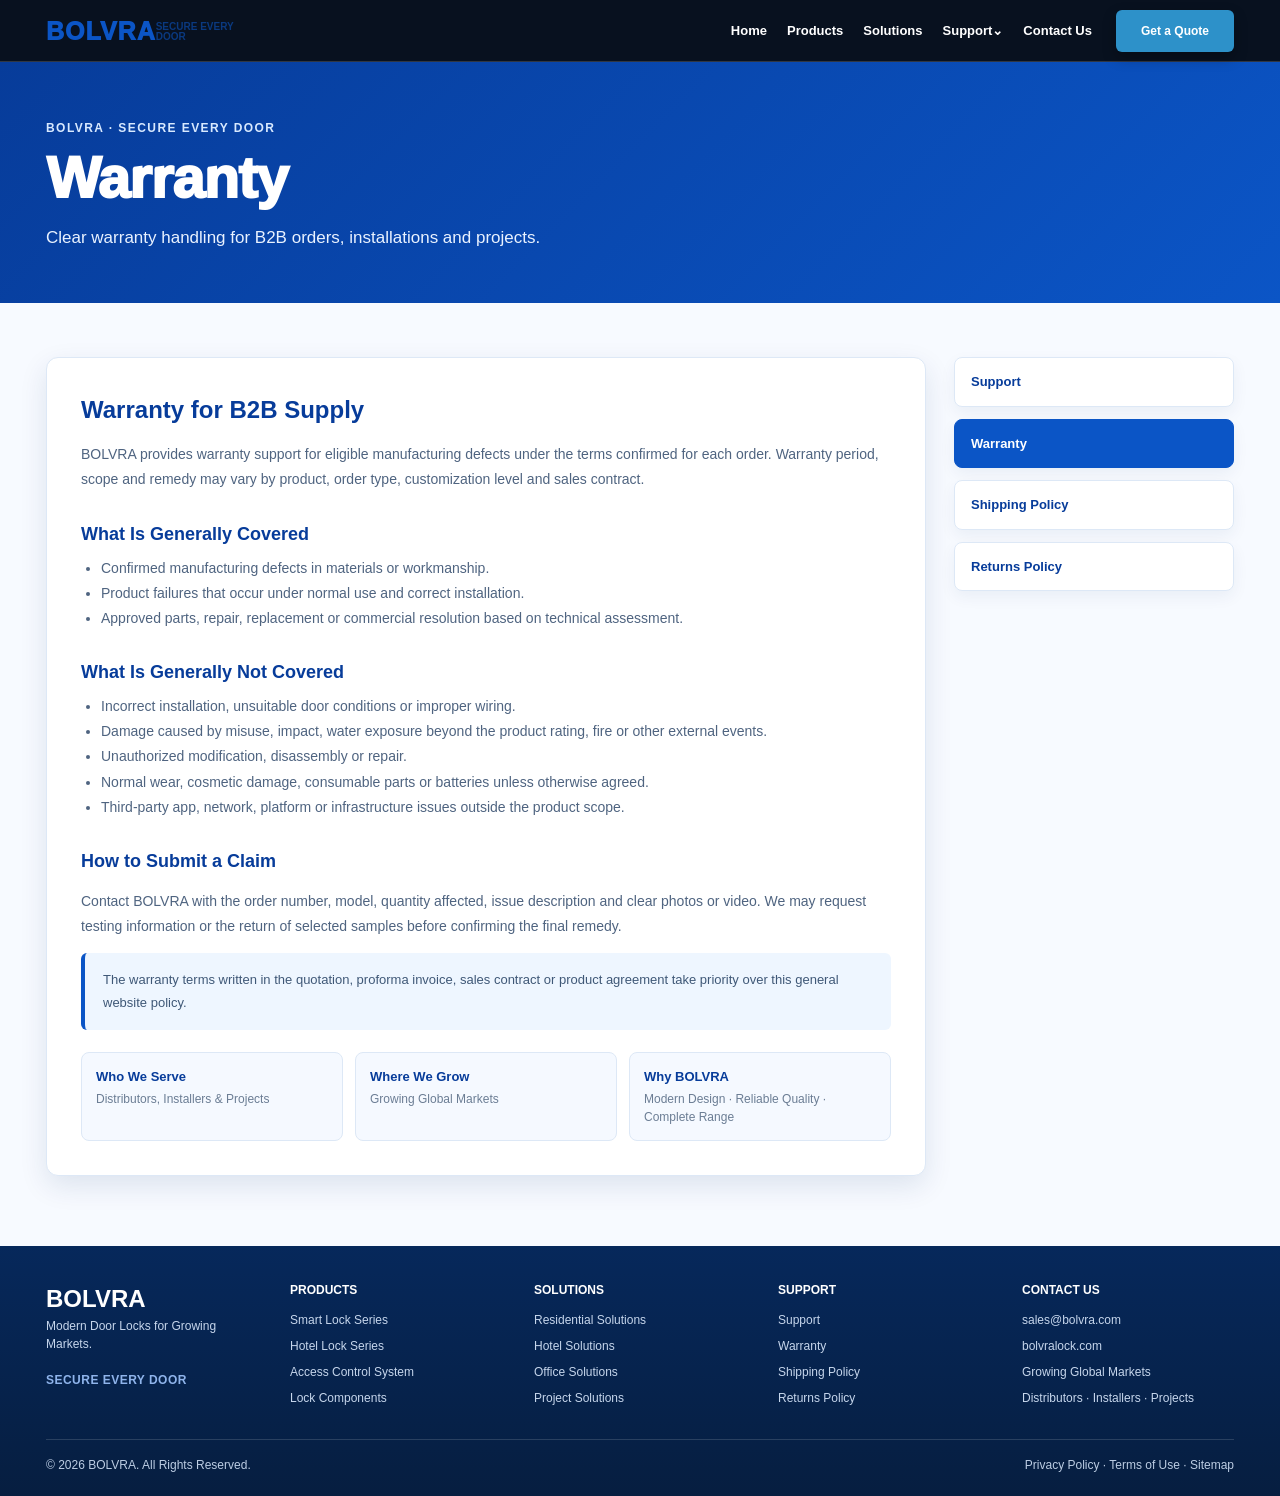
<file: warranty.html>
<!doctype html>
<html lang="en">
<head>
  <meta charset="utf-8" />
  <meta name="viewport" content="width=device-width, initial-scale=1" />
  <title>Warranty | BOLVRA</title>
  <meta name="description" content="BOLVRA warranty information for distributors, installers and project buyers in growing global markets." />
  <link rel="canonical" href="https://www.bolvralock.com/warranty.html" />
  <meta name="theme-color" content="#0b55c6" />
  <link rel="icon" href="assets/images/favicon.svg" type="image/svg+xml" />
  <link rel="stylesheet" href="assets/css/styles.css" />
</head>
<body>

  <header class="site-header">
    <div class="container header-inner">
      <a class="brand" href="index.html" aria-label="BOLVRA Home">
        <strong>BOLVRA</strong>
        <span>SECURE EVERY DOOR</span>
      </a>
      <nav class="main-nav" style="justify-content:flex-end">
        <a href="index.html">Home</a>
        <a href="index.html#products">Products</a>
        <a href="index.html#solutions">Solutions</a>
        <div class="nav-dropdown">
          <a class="nav-dropdown-toggle" href="support.html" aria-haspopup="true">Support⌄</a>
          <div class="nav-dropdown-menu">
            <a href="support.html">Support</a>
            <a href="warranty.html">Warranty</a>
            <a href="shipping-policy.html">Shipping Policy</a>
            <a href="returns-policy.html">Returns Policy</a>
          </div>
        </div>
        <a href="index.html#contact">Contact Us</a>
      </nav>
      <div class="header-right"><a class="btn btn-head" href="index.html#contact">Get a Quote</a></div>
    </div>
  </header>
  <main>
    <section class="policy-hero">
      <div class="container">
        <p class="eyebrow">BOLVRA · SECURE EVERY DOOR</p>
        <h1>Warranty</h1>
        <p>Clear warranty handling for B2B orders, installations and projects.</p>
      </div>
    </section>
    <section class="policy-main">
      <div class="container policy-grid">
        <article class="policy-card">

          <h2>Warranty for B2B Supply</h2>
          <p>BOLVRA provides warranty support for eligible manufacturing defects under the terms confirmed for each order. Warranty period, scope and remedy may vary by product, order type, customization level and sales contract.</p>
          <h3>What Is Generally Covered</h3>
          <ul><li>Confirmed manufacturing defects in materials or workmanship.</li><li>Product failures that occur under normal use and correct installation.</li><li>Approved parts, repair, replacement or commercial resolution based on technical assessment.</li></ul>
          <h3>What Is Generally Not Covered</h3>
          <ul><li>Incorrect installation, unsuitable door conditions or improper wiring.</li><li>Damage caused by misuse, impact, water exposure beyond the product rating, fire or other external events.</li><li>Unauthorized modification, disassembly or repair.</li><li>Normal wear, cosmetic damage, consumable parts or batteries unless otherwise agreed.</li><li>Third-party app, network, platform or infrastructure issues outside the product scope.</li></ul>
          <h3>How to Submit a Claim</h3>
          <p>Contact BOLVRA with the order number, model, quantity affected, issue description and clear photos or video. We may request testing information or the return of selected samples before confirming the final remedy.</p>
          <div class="policy-note">The warranty terms written in the quotation, proforma invoice, sales contract or product agreement take priority over this general website policy.</div>

        <div class="policy-brand-strip">
          <div><strong>Who We Serve</strong><span>Distributors, Installers &amp; Projects</span></div>
          <div><strong>Where We Grow</strong><span>Growing Global Markets</span></div>
          <div><strong>Why BOLVRA</strong><span>Modern Design · Reliable Quality · Complete Range</span></div>
        </div>
        </article>

        <aside class="policy-side">
          <a href="support.html">Support</a>
          <a href="warranty.html" class="active">Warranty</a>
          <a href="shipping-policy.html">Shipping Policy</a>
          <a href="returns-policy.html">Returns Policy</a>
        </aside>
      </div>
    </section>
  </main>

  <footer class="site-footer">
    <div class="container footer-grid">
      <div><strong>BOLVRA</strong><p>Modern Door Locks for Growing Markets.</p><div class="policy-footer-tagline">SECURE EVERY DOOR</div></div>
      <div><h3>PRODUCTS</h3><a href="index.html#products">Smart Lock Series</a><a href="index.html#products">Hotel Lock Series</a><a href="index.html#products">Access Control System</a><a href="index.html#products">Lock Components</a></div>
      <div><h3>SOLUTIONS</h3><a href="index.html#solutions">Residential Solutions</a><a href="index.html#solutions">Hotel Solutions</a><a href="index.html#solutions">Office Solutions</a><a href="index.html#solutions">Project Solutions</a></div>
      <div><h3>SUPPORT</h3><a href="support.html">Support</a><a href="warranty.html">Warranty</a><a href="shipping-policy.html">Shipping Policy</a><a href="returns-policy.html">Returns Policy</a></div>
      <div><h3>CONTACT US</h3><a href="mailto:sales@bolvra.com">sales@bolvra.com</a><a href="https://bolvralock.com">bolvralock.com</a><a>Growing Global Markets</a><a>Distributors · Installers · Projects</a></div>
    </div>
    <div class="container footer-bottom"><span>© 2026 BOLVRA. All Rights Reserved.</span><span>Privacy Policy · Terms of Use · Sitemap</span></div>
  </footer>
</body>
</html>
</file>
<file: assets/css/blog-pages.css>
*{box-sizing:border-box}
:root{--bp-ink:#0a1424;--bp-blue:#1764d8;--bp-muted:#5d6d84;--bp-line:#dce5f0;--bp-soft:#f4f8fc}
body{margin:0;color:var(--bp-ink);font-family:Arial,Helvetica,sans-serif;background:#fff;line-height:1.65}
.bp-container{width:min(1120px,calc(100% - 40px));margin:0 auto}
.bp-header{background:#081323;color:#fff;border-bottom:1px solid rgba(255,255,255,.1)}
.bp-header-inner{min-height:78px;display:flex;align-items:center;gap:28px}
.bp-brand img{display:block;width:190px;height:auto}
.bp-nav{display:flex;align-items:center;gap:20px;margin-left:auto}
.bp-nav a{color:#fff;text-decoration:none;font-weight:700;font-size:14px}
.bp-cta{display:inline-flex;align-items:center;justify-content:center;padding:12px 18px;background:var(--bp-blue);color:#fff;text-decoration:none;font-weight:700;border-radius:6px;white-space:nowrap}
.bp-breadcrumb{padding:28px 0 12px;color:var(--bp-muted);font-size:14px}
.bp-breadcrumb a{color:var(--bp-blue);text-decoration:none}
.bp-hero{padding:30px 0 64px;background:linear-gradient(180deg,#f4f8fc 0%,#fff 100%)}
.bp-hero-grid{display:grid;grid-template-columns:minmax(0,1.4fr) minmax(280px,.6fr);gap:52px;align-items:end}
.bp-eyebrow{margin:0 0 12px;color:var(--bp-blue);font-size:13px;font-weight:800;letter-spacing:.14em;text-transform:uppercase}
.bp-title{max-width:850px;margin:0;font-size:clamp(38px,5vw,68px);line-height:1.08;letter-spacing:0}
.bp-dek{max-width:760px;margin:22px 0 0;color:var(--bp-muted);font-size:19px}
.bp-meta{margin:0;color:var(--bp-muted);font-size:14px}
.bp-main{padding:60px 0}
.bp-layout{display:grid;grid-template-columns:minmax(0,1fr) 290px;gap:48px;align-items:start}
.bp-article{max-width:760px}
.bp-article h2{margin:38px 0 12px;font-size:30px;line-height:1.2}
.bp-article h3{margin:28px 0 8px;font-size:21px;line-height:1.3}
.bp-article p,.bp-article li{color:#43536a;font-size:17px}
.bp-article ul{padding-left:22px}
.bp-article a{color:var(--bp-blue);font-weight:700}
.bp-takeaways{margin:0 0 34px;padding:24px 26px;background:var(--bp-soft);border-left:4px solid var(--bp-blue)}
.bp-takeaways h2{margin:0 0 10px;font-size:22px}
.bp-takeaways ul{margin:0}
.bp-side{position:sticky;top:24px;border:1px solid var(--bp-line);border-radius:6px;padding:22px;background:#fff}
.bp-side h2{margin:0 0 14px;font-size:19px}
.bp-side a{display:block;padding:9px 0;color:#27405e;text-decoration:none;border-bottom:1px solid var(--bp-line);font-weight:700;font-size:14px}
.bp-side a:last-child{border-bottom:0}
.bp-faq{margin-top:44px;padding-top:28px;border-top:1px solid var(--bp-line)}
.bp-faq article{padding:16px 0;border-bottom:1px solid var(--bp-line)}
.bp-faq h3{margin:0 0 6px}
.bp-faq p{margin:0}
.bp-bottom-cta{padding:42px 0;background:#081323;color:#fff}
.bp-bottom-cta-inner{display:flex;align-items:center;justify-content:space-between;gap:24px}
.bp-bottom-cta h2{margin:0;font-size:28px;line-height:1.2}
.bp-bottom-cta p{margin:8px 0 0;color:#c5d3e7}
.bp-footer{padding:24px 0;background:#050c17;color:#aebbd0;font-size:13px}
.bp-footer-inner{display:flex;justify-content:space-between;gap:20px}
.bp-footer a{color:#fff;text-decoration:none}
.bp-menu{display:none}
@media(max-width:820px){.bp-header-inner{min-height:68px}.bp-nav{gap:12px}.bp-nav a{font-size:13px}.bp-hero-grid,.bp-layout{grid-template-columns:1fr;gap:24px}.bp-side{position:static}.bp-bottom-cta-inner,.bp-footer-inner{align-items:flex-start;flex-direction:column}}
@media(max-width:620px){.bp-container{width:min(100% - 28px,1120px)}.bp-brand img{width:160px}.bp-nav{display:none}.bp-cta{margin-left:auto;padding:10px 13px;font-size:13px}.bp-title{font-size:40px}.bp-dek{font-size:17px}.bp-main{padding:36px 0}.bp-article p,.bp-article li{font-size:16px}}
</file>
<file: assets/css/product-pages.css>
:root{--pp-ink:#10233f;--pp-muted:#62748b;--pp-blue:#0b55c6;--pp-blue-dark:#073c9a;--pp-line:#dce7f5;--pp-soft:#f4f8ff;--pp-dark:#08111f}
*{box-sizing:border-box}html{scroll-behavior:smooth}body{margin:0;color:var(--pp-ink);font-family:Inter,"Segoe UI",Arial,sans-serif;background:#fff;line-height:1.55}a{text-decoration:none;color:inherit}img{display:block;max-width:100%}.pp-container{width:min(1188px,calc(100vw - 42px));margin:0 auto}
.pp-header{height:66px;background:var(--pp-dark);border-bottom:1px solid rgba(255,255,255,.14);position:sticky;top:0;z-index:10}.pp-header-inner{height:66px;display:flex;align-items:center;gap:28px}.pp-brand{width:210px;height:44px;display:flex;align-items:center;flex:0 0 auto}.pp-brand img{width:210px;height:44px;object-fit:cover;border-radius:6px;box-shadow:0 5px 14px rgba(0,0,0,.25)}.pp-nav{display:flex;align-items:center;justify-content:center;gap:21px;flex:1;color:#fff;font-weight:800;font-size:13px;white-space:nowrap}.pp-nav a:hover,.pp-nav a:focus{color:#72c9f1}.pp-head-cta{background:var(--pp-blue);color:#fff;padding:11px 20px;border-radius:6px;font-size:12px;font-weight:900;white-space:nowrap}.pp-menu{display:none}
.pp-breadcrumb{padding:18px 0 10px;color:#71839a;font-size:12px}.pp-breadcrumb a{color:var(--pp-blue)}.pp-hero{padding:28px 0 56px;background:linear-gradient(135deg,#f7fbff,#fff)}.pp-hero-grid{display:grid;grid-template-columns:minmax(0,.96fr) minmax(0,1.04fr);gap:54px;align-items:center}.pp-gallery{background:#eef6ff;border:1px solid var(--pp-line);border-radius:12px;padding:22px;min-height:455px}.pp-gallery-main{height:345px;width:100%;object-fit:contain;background:#fff;border-radius:8px}.pp-gallery-strip{display:grid;grid-template-columns:repeat(3,1fr);gap:10px;margin-top:12px}.pp-gallery-strip img{height:86px;width:100%;object-fit:cover;border:1px solid var(--pp-line);border-radius:6px;background:#fff}.pp-kicker{margin:0 0 8px;color:var(--pp-blue);font-weight:900;font-size:12px;letter-spacing:.15em;text-transform:uppercase}.pp-title{margin:0;color:var(--pp-blue-dark);font-size:clamp(38px,5vw,58px);line-height:1.02;font-weight:950;letter-spacing:-1px}.pp-subtitle{margin:13px 0 18px;color:#1e467f;font-size:23px;font-weight:900}.pp-description{margin:0 0 20px;color:var(--pp-muted);font-size:16px;line-height:1.75;max-width:620px}.pp-feature-list{display:grid;gap:10px;padding:0;margin:0 0 26px;list-style:none}.pp-feature-list li{position:relative;padding-left:29px;color:#24436c;font-weight:800}.pp-feature-list li:before{content:"✓";position:absolute;left:0;top:2px;width:19px;height:19px;border-radius:50%;display:grid;place-items:center;background:#e3f1ff;color:var(--pp-blue);font-size:12px;font-weight:950}.pp-actions{display:flex;gap:12px;flex-wrap:wrap}.pp-btn{display:inline-flex;align-items:center;justify-content:center;min-height:46px;padding:0 23px;border-radius:6px;font-size:13px;font-weight:900}.pp-btn-primary{background:var(--pp-blue);color:#fff;box-shadow:0 10px 24px rgba(11,85,198,.2)}.pp-btn-outline{border:1px solid #a7c5eb;color:var(--pp-blue);background:#fff}
.pp-section{padding:48px 0}.pp-section-soft{background:var(--pp-soft)}.pp-section h2{margin:0 0 22px;color:var(--pp-blue-dark);font-size:29px;line-height:1.15}.pp-section-intro{margin:-10px 0 24px;color:var(--pp-muted);font-size:14px}.pp-info-grid{display:grid;grid-template-columns:repeat(3,1fr);gap:16px}.pp-info-card{padding:21px;background:#fff;border:1px solid var(--pp-line);border-radius:8px}.pp-info-card h3{margin:0 0 9px;color:var(--pp-blue-dark);font-size:16px}.pp-info-card p{margin:0;color:var(--pp-muted);font-size:13px;line-height:1.65}.pp-facts{display:grid;grid-template-columns:repeat(2,1fr);gap:0;border-top:1px solid var(--pp-line);border-left:1px solid var(--pp-line);background:#fff}.pp-fact{display:grid;grid-template-columns:170px 1fr;gap:16px;padding:14px 16px;border-right:1px solid var(--pp-line);border-bottom:1px solid var(--pp-line);font-size:13px}.pp-fact strong{color:#35597f}.pp-fact span{color:var(--pp-muted)}.pp-faq{display:grid;grid-template-columns:repeat(3,1fr);gap:16px}.pp-faq article{padding:20px;background:#fff;border:1px solid var(--pp-line);border-radius:8px}.pp-faq h3{margin:0 0 8px;color:var(--pp-blue-dark);font-size:15px;line-height:1.35}.pp-faq p{margin:0;color:var(--pp-muted);font-size:13px;line-height:1.7}.pp-cta{padding:32px 0;background:linear-gradient(100deg,#073c9a,#0b55c6);color:#fff}.pp-cta-inner{display:flex;align-items:center;justify-content:space-between;gap:24px}.pp-cta h2{margin:0 0 5px;color:#fff;font-size:24px}.pp-cta p{margin:0;color:#dbeaff;font-size:13px}.pp-cta .pp-btn{background:#fff;color:var(--pp-blue)}.pp-footer{padding:24px 0;background:var(--pp-dark);color:#b7c7d9;font-size:12px}.pp-footer-inner{display:flex;justify-content:space-between;gap:18px}.pp-footer a{color:#fff}
@media(max-width:1050px){.pp-nav{gap:14px}.pp-header-inner{gap:18px}.pp-brand,.pp-brand img{width:184px}.pp-nav a:nth-child(5),.pp-nav a:nth-child(6){display:none}}
@media(max-width:720px){.pp-container{width:min(100% - 24px,620px)}.pp-header,.pp-header-inner{height:62px}.pp-brand,.pp-brand img{width:164px;height:36px}.pp-nav{display:none}.pp-head-cta{margin-left:auto;padding:10px 13px}.pp-menu{display:grid;width:34px;height:34px;place-content:center;gap:4px;border:1px solid rgba(255,255,255,.35);border-radius:5px;background:transparent}.pp-menu i{display:block;width:18px;height:2px;background:#fff}.pp-hero{padding:18px 0 38px}.pp-hero-grid{grid-template-columns:1fr;gap:27px}.pp-gallery{min-height:0;padding:12px}.pp-gallery-main{height:270px}.pp-gallery-strip img{height:72px}.pp-title{font-size:42px}.pp-subtitle{font-size:20px}.pp-description{font-size:14px}.pp-info-grid,.pp-faq{grid-template-columns:1fr}.pp-facts{grid-template-columns:1fr}.pp-fact{grid-template-columns:135px 1fr}.pp-section{padding:34px 0}.pp-cta-inner,.pp-footer-inner{align-items:flex-start;flex-direction:column}.pp-cta .pp-btn{width:100%}}
.pp-nav.is-open{display:flex;position:absolute;left:12px;right:12px;top:62px;flex-direction:column;align-items:stretch;gap:0;padding:10px 16px;background:var(--pp-dark);border:1px solid rgba(255,255,255,.2);border-radius:0 0 8px 8px;box-shadow:0 14px 30px rgba(0,0,0,.28)}.pp-nav.is-open a{padding:10px 0}

/* Product pages show two supporting images, so keep the gallery balanced on every viewport. */
.pp-gallery-strip{grid-template-columns:repeat(2,minmax(0,1fr))}
.pp-title{letter-spacing:0}
</file>
<file: assets/css/styles.css>
:root{
  --blue:#0b55c6;
  --blue2:#073c9a;
  --blue3:#052b6f;
  --light:#f4f8ff;
  --ink:#0f2748;
  --muted:#5f728c;
  --line:#dde8f6;
  --shadow:0 10px 28px rgba(9,50,104,.11);
  --container:min(1188px,calc(100vw - 42px));
}
*{box-sizing:border-box}html{scroll-behavior:smooth}body{margin:0;font-family:Inter,"Segoe UI",Arial,sans-serif;color:var(--ink);background:white;line-height:1.5}img{display:block;max-width:100%}a{text-decoration:none;color:inherit}.container{width:var(--container);margin:0 auto}.section{padding:42px 0}.btn{display:inline-flex;align-items:center;justify-content:center;border-radius:6px;font-weight:800;border:1px solid transparent;transition:.2s}.btn:hover{transform:translateY(-1px)}.btn-primary{background:linear-gradient(180deg,#1364df,#0a4db8);color:white;box-shadow:0 10px 20px rgba(11,85,198,.22)}.btn-outline{background:white;color:var(--blue);border-color:#a9c7ed}.btn-light{background:white;color:var(--blue);padding:10px 28px}.btn-small{padding:9px 18px;font-size:12px}.section-title,.center-title{margin:0 0 20px;color:var(--blue2);font-size:30px;line-height:1.12;font-weight:900;letter-spacing:-.3px}.center-title{text-align:center}.section-subtitle{text-align:center;margin:-12px 0 18px;color:#72839b;font-size:13px}

.site-header{height:62px;background:rgba(255,255,255,.98);border-bottom:1px solid #dce6f3;position:sticky;top:0;z-index:50;backdrop-filter:blur(12px)}.header-inner{height:62px;display:flex;align-items:center;gap:24px}.brand{width:174px;line-height:1}.brand strong{display:block;color:var(--blue);font-size:25px;font-weight:950;letter-spacing:1px}.brand span{display:block;color:#0a397f;font-size:10px;font-weight:800;margin-top:2px}.main-nav{flex:1;display:flex;align-items:center;justify-content:center;gap:24px;font-size:13px;font-weight:800}.main-nav a{position:relative;padding:22px 0;color:#1b3153}.main-nav a.active:after,.main-nav a:hover:after{content:"";position:absolute;left:0;right:0;bottom:0;height:4px;background:var(--blue);border-radius:4px 4px 0 0}.header-right{display:flex;align-items:center;gap:14px}.btn-head{height:42px;padding:0 24px;background:var(--blue);color:#fff;font-size:12px}.lang{font-size:13px;font-weight:800}.nav-toggle{display:none;background:none;border:0}.nav-toggle i{display:block;width:24px;height:2px;background:var(--blue3);margin:5px 0}

.hero-section{position:relative;min-height:426px;overflow:visible;background:linear-gradient(90deg,rgba(255,255,255,.96) 0%,rgba(255,255,255,.88) 44%,rgba(255,255,255,.42) 100%),url("../images/generated/building.webp") center/cover}.hero-section:after{content:"";position:absolute;inset:0;background:linear-gradient(180deg,rgba(255,255,255,.16),rgba(231,242,255,.5));pointer-events:none}.hero-grid{position:relative;z-index:1;display:grid;grid-template-columns:.9fr 1.1fr;min-height:426px;align-items:center;gap:16px;padding:28px 0 84px}.hero-copy h1{margin:0 0 8px;color:var(--blue2);font-size:clamp(42px,4.3vw,58px);line-height:1.04;font-weight:950;letter-spacing:-1.3px}.hero-copy h1 span{display:block}.hero-subtitle{margin:0 0 24px;color:#111f35;font-size:24px;font-weight:900}.hero-stats{display:grid;grid-template-columns:repeat(4,minmax(0,1fr));gap:14px;max-width:565px;margin:0 0 24px}.stat-mini{display:grid;grid-template-columns:42px 1fr;align-items:center;column-gap:9px}.stat-mini i{width:42px;height:42px;border:2px solid var(--blue);border-radius:50%;display:grid;place-items:center;font-style:normal;color:var(--blue);font-weight:900;font-size:18px}.stat-mini strong{display:block;color:var(--blue3);font-size:19px;line-height:1}.stat-mini span{grid-column:2;color:#1f3152;font-size:11px;font-weight:800;line-height:1.15}.hero-actions{display:flex;gap:16px}.hero-actions .btn{height:43px;padding:0 24px;font-size:13px}.hero-products{position:relative;height:340px}.podium{position:absolute;bottom:5px;border-radius:50% 50% 12px 12px;background:linear-gradient(180deg,#fff,#dfeaf7);box-shadow:0 26px 36px rgba(4,42,91,.16)}.podium-left{left:238px;width:245px;height:72px}.podium-right{right:28px;width:275px;height:88px}.hero-lock{position:absolute;object-fit:contain;filter:drop-shadow(0 22px 18px rgba(0,0,0,.2));max-width:none}.lock-a{height:288px;left:238px;bottom:48px}.lock-b{height:276px;left:92px;bottom:45px}.lock-c{height:286px;right:110px;bottom:48px}.lock-d{height:250px;right:0;bottom:56px}.lock-e{height:248px;left:0;bottom:50px}

.feature-strip{position:relative;z-index:5;margin-top:-40px;margin-bottom:8px;padding:14px 0 10px}.feature-strip-head{display:flex;align-items:end;justify-content:space-between;gap:20px;margin-bottom:16px}.feature-strip-head h2{margin:2px 0 0;font-size:28px;color:var(--blue2)}.eyebrow{margin:0;color:var(--blue);font-weight:800;letter-spacing:.12em;text-transform:uppercase;font-size:12px}.feature-strip-note{margin:0;max-width:520px;color:#7a8ca6;font-size:13px;line-height:1.6}.feature-slider{overflow:hidden;padding:10px 2px 16px;mask-image:linear-gradient(90deg,transparent 0,#000 4%,#000 96%,transparent 100%)}.feature-track{display:flex;gap:18px;align-items:stretch;will-change:transform}.feature-card{position:relative;overflow:hidden;flex:0 0 350px;min-width:350px;min-height:192px;background:linear-gradient(180deg,#fff 0%,#f7fbff 100%);border:1px solid #dbe7f7;border-radius:22px;box-shadow:0 18px 42px rgba(9,50,104,.10);display:grid;grid-template-columns:1fr 112px;gap:10px;align-items:center;padding:22px 22px 22px 24px;cursor:pointer;transition:transform .28s ease,box-shadow .28s ease,border-color .28s ease}.feature-card:before{content:"";position:absolute;inset:auto -32px -42px auto;width:160px;height:160px;border-radius:50%;background:radial-gradient(circle,rgba(31,97,231,.14) 0%,rgba(31,97,231,0) 72%)}.feature-card:after{content:"";position:absolute;inset:0 auto auto 0;width:100%;height:4px;background:linear-gradient(90deg,var(--blue),#7ec0ff)}.feature-copy{position:relative;z-index:1}.feature-label{display:inline-flex;align-items:center;height:24px;padding:0 10px;border-radius:999px;background:#eef5ff;color:var(--blue);font-style:normal;font-weight:800;font-size:11px;letter-spacing:.04em;text-transform:uppercase;margin-bottom:12px}.feature-card h3{margin:0 0 8px;color:var(--blue2);font-size:18px;line-height:1.18}.feature-card p{margin:0 0 16px;color:#6c809c;font-size:13px;line-height:1.55;max-width:180px}.feature-card span{width:34px;height:34px;border:1px solid #91bbef;border-radius:50%;display:grid;place-items:center;color:var(--blue);font-weight:900;background:#fff}.feature-visual{position:relative;z-index:1;height:100%;display:grid;place-items:center;justify-self:end;width:112px}.feature-visual-wide{width:130px}.feature-glow{position:absolute;width:96px;height:96px;border-radius:50%;background:radial-gradient(circle,rgba(62,149,255,.18) 0%,rgba(62,149,255,0) 72%)}.feature-card img{position:relative;height:118px;width:100px;object-fit:contain;justify-self:end;filter:drop-shadow(0 10px 18px rgba(12,43,93,.16))}.feature-card:hover{transform:translateY(-6px);box-shadow:0 24px 54px rgba(9,50,104,.16);border-color:#c4dbf7}.accessory-set{display:grid;grid-template-columns:repeat(2,46px);gap:10px;justify-content:end}.accessory-set b{width:46px;height:46px;border-radius:50%;display:grid;place-items:center;background:#f3f8ff;border:1px solid #c9ddf5;color:var(--blue2);font-size:12px;box-shadow:0 8px 18px rgba(31,97,231,.08)}

.products-section{padding-top:34px;padding-bottom:42px}.catalog-layout{display:grid;grid-template-columns:218px 1fr;gap:24px}.category-menu{border:1px solid var(--line);border-radius:6px;overflow:hidden;background:#fff;align-self:start}.category-title{background:var(--blue);color:white;padding:13px 16px;font-weight:900;font-size:13px}.cat-link{width:100%;border:0;border-bottom:1px solid #e8f0fa;background:white;text-align:left;padding:10px 16px 10px 34px;color:#263b5d;font-size:12px;position:relative;cursor:pointer}.cat-link:before{content:"›";position:absolute;left:17px;color:var(--blue);font-weight:900}.cat-link.active,.cat-link:hover{background:#f3f8ff;color:var(--blue);font-weight:800}.sidebar-button{display:block;margin:18px 16px 16px;background:var(--blue);color:#fff;text-align:center;padding:10px;border-radius:4px;font-size:12px;font-weight:800}.product-grid{display:grid;grid-template-columns:repeat(4,minmax(0,1fr));gap:16px}.product-card{min-height:218px;border:1px solid var(--line);border-radius:8px;background:white;box-shadow:0 8px 20px rgba(9,50,104,.07);padding:16px 15px 14px}.product-card img{height:108px;object-fit:contain;margin:0 auto 11px}.product-card h3{margin:0;color:var(--blue2);font-size:13px}.product-card p{margin:2px 0 10px;color:#556a85;font-size:12px}.product-card a{display:inline-flex;border:1px solid var(--blue);color:var(--blue);border-radius:4px;padding:5px 12px;font-size:11px;font-weight:800}

.oem-section{background:linear-gradient(180deg,#f4f9ff,#fff);padding-top:38px;padding-bottom:38px}.oem-layout{display:grid;grid-template-columns:270px 1fr;gap:28px}.oem-copy p{color:#5e718b;font-size:13px}.oem-copy ul{list-style:none;padding:0;margin:22px 0}.oem-copy li{position:relative;padding-left:28px;margin:0 0 11px;color:#243958;font-size:12px;font-weight:800}.oem-copy li:before{content:"✓";position:absolute;left:0;top:0;width:17px;height:17px;border-radius:50%;border:1px solid var(--blue);color:var(--blue);font-size:11px;display:grid;place-items:center}.oem-board{background:#fff;border:1px solid var(--line);border-radius:8px;overflow:hidden;box-shadow:var(--shadow)}.oem-tabs{display:grid;grid-template-columns:repeat(5,1fr);border-bottom:1px solid var(--line);background:#fbfdff}.oem-tab{background:transparent;border:0;text-align:center;padding:16px 6px 12px;font-weight:800;color:#34445d;cursor:pointer;position:relative}.oem-tab i{width:54px;height:54px;border-radius:50%;display:grid;place-items:center;margin:0 auto 7px;background:#edf3fa;border:1px solid #dce5f1;font-style:normal;font-size:22px}.oem-tab.active{color:var(--blue)}.oem-tab.active i{background:var(--blue);color:white}.oem-tab.active:after{content:"";position:absolute;left:34%;right:34%;bottom:0;height:3px;background:var(--blue)}.oem-preview{display:grid;grid-template-columns:1.45fr .85fr;min-height:330px}.oem-visual{display:grid;place-items:center;background:linear-gradient(135deg,#fff,#f3f8ff);overflow:hidden;padding:24px}.oem-text{border-left:1px solid var(--line);padding:38px 34px;display:flex;flex-direction:column;justify-content:center}.oem-text h3{margin:0 0 10px;color:var(--blue2);font-size:20px}.oem-text p{margin:0;color:#5d6e85;font-size:13px;line-height:1.8}.oem-media{width:min(100%,640px);max-height:285px;object-fit:contain;display:block;filter:drop-shadow(0 16px 24px rgba(10,47,96,.10))}.oem-product-img{height:260px;object-fit:contain;filter:drop-shadow(0 16px 20px rgba(0,0,0,.15))}

.company-profile{background:white;padding-top:40px}.profile-layout{display:grid;grid-template-columns:330px 1fr;gap:28px;align-items:start}.profile-copy p{font-size:13px;color:#4d6079;margin:0 0 15px}.profile-card{border:1px solid var(--line);border-radius:8px;overflow:hidden;box-shadow:var(--shadow);background:white}.profile-card>img{width:100%;height:265px;object-fit:cover}.profile-metrics{display:grid;grid-template-columns:repeat(4,1fr)}.profile-metrics div{text-align:center;border-right:1px solid var(--line);padding:14px 6px}.profile-metrics div:last-child{border-right:0}.profile-metrics strong{display:block;color:var(--blue);font-size:20px}.profile-metrics span{font-size:11px;color:#5d718d;font-weight:800}

.advantage-section{background:linear-gradient(120deg,#0747ad,#005fd4);color:white;padding:42px 0}.advantage-layout{display:grid;grid-template-columns:1fr 1.08fr;gap:38px;align-items:center}.advantage-collage{position:relative;display:grid;grid-template-columns:1fr 1fr;gap:10px}.advantage-collage img{height:132px;width:100%;object-fit:cover;border-radius:6px;border:2px solid rgba(255,255,255,.22)}.advantage-collage div{position:absolute;left:50%;top:50%;transform:translate(-50%,-50%);width:105px;height:105px;border-radius:50%;background:var(--blue);border:6px solid white;display:grid;place-items:center;font-weight:900;font-size:20px}.advantage-list{display:grid;gap:18px}.advantage-list>div{display:grid;grid-template-columns:48px 1fr;grid-template-areas:"icon title" "icon text";column-gap:16px;row-gap:4px;align-items:start}.advantage-list i{grid-area:icon;width:44px;height:44px;border-radius:50%;border:2px solid rgba(255,255,255,.82);display:grid;place-items:center;font-style:normal;font-weight:900;line-height:1}.advantage-list h3{grid-area:title;margin:0;font-size:18px;line-height:1.35}.advantage-list p{grid-area:text;margin:0;color:#dbe9ff;font-size:13px;line-height:1.7}

.process-section{padding-top:32px;padding-bottom:34px}.process-flow{position:relative;display:flex;justify-content:space-between;gap:10px}.process-flow:before{content:"";position:absolute;left:7%;right:7%;top:51px;border-top:2px dashed var(--blue);z-index:0}.step{position:relative;z-index:1;width:16.66%;text-align:center}.step:not(:last-child):after{content:"→";position:absolute;right:-12px;top:38px;color:var(--blue);font-size:24px;font-weight:900}.step img{width:104px;height:104px;border-radius:50%;object-fit:cover;border:4px solid #d7e8ff;margin:0 auto 10px;box-shadow:0 8px 16px rgba(9,50,104,.13)}.step p{margin:0;color:#1e3762;font-size:11px;font-weight:800;line-height:1.25}

.factory-section{background:#f7fbff;padding:34px 0}.factory-grid{display:grid;grid-template-columns:repeat(6,1fr);gap:12px}.factory-grid figure{margin:0;background:white;border:1px solid var(--line);border-radius:7px;overflow:hidden;box-shadow:0 7px 15px rgba(9,50,104,.07)}.factory-grid img{height:122px;width:100%;object-fit:cover}.factory-grid figcaption{text-align:center;padding:8px 4px 10px;color:#233a5a;font-weight:800;font-size:11px}

.strength-section{padding-top:34px;padding-bottom:36px}.strength-grid{display:grid;grid-template-columns:repeat(4,1fr);gap:14px}.strength-grid article{display:grid;grid-template-columns:1fr;background:#fff;border:1px solid var(--line);border-radius:7px;overflow:hidden;box-shadow:0 7px 15px rgba(9,50,104,.07)}.strength-grid img{height:116px;width:100%;object-fit:cover}.strength-grid div{padding:15px 14px}.strength-grid h3{margin:0 0 6px;color:var(--blue2);font-size:15px;line-height:1.18}.strength-grid p{margin:0;color:#5d718b;font-size:11px}

.certificate-section{background:linear-gradient(180deg,#fff,#eef6ff);padding-top:36px;padding-bottom:28px}.cert-layout{display:grid;grid-template-columns:.8fr 1.15fr .42fr .85fr;gap:20px;align-items:center}.cert-number{text-align:center;color:var(--blue)}.cert-number strong{display:block;font-size:72px;line-height:.9}.cert-number span{font-size:20px;font-weight:950}.cert-number p{font-size:11px;color:#5d718b}.gold-plaque{height:170px;border:7px solid #d79d33;border-radius:7px;background:linear-gradient(135deg,#fff2b5,#c78a24 45%,#fff1b1 70%,#b77720);display:grid;place-items:center;text-align:center;color:#8b2d10;box-shadow:0 15px 24px rgba(120,72,7,.17)}.gold-plaque span{font-size:21px;color:var(--blue);font-weight:950}.gold-plaque strong{font-size:20px;line-height:1.12}.gold-plaque small{font-size:10px}.trophy{font-size:95px;text-align:center}.trust-list{display:grid;gap:10px}.trust-list>div{display:grid;grid-template-columns:36px 1fr;gap:9px}.trust-list i{width:32px;height:32px;background:#e7f2ff;color:var(--blue);border-radius:50%;display:grid;place-items:center;font-style:normal;font-size:11px;font-weight:900}.trust-list h4{margin:0;color:var(--blue2);font-size:13px}.trust-list p{margin:2px 0 0;color:#5e7088;font-size:10.5px}.cert-tags{margin:18px auto 17px;background:var(--blue);border-radius:6px;display:flex;justify-content:center;width:max-content;color:white;font-weight:900;overflow:hidden}.cert-tags span{padding:8px 28px;border-right:1px solid rgba(255,255,255,.25)}.cert-tags span:last-child{border-right:0}.certificate-matrix{display:grid;grid-template-columns:repeat(18,1fr);gap:7px}.certificate-matrix i{height:74px;background:linear-gradient(#fff,#fff) padding-box,linear-gradient(135deg,#f4d57a,#b97c21) border-box;border:3px solid transparent;position:relative;box-shadow:0 4px 9px rgba(9,50,104,.08)}.certificate-matrix i:before{content:"";position:absolute;left:7px;right:7px;top:12px;height:38px;background:repeating-linear-gradient(180deg,#e8eff8 0 2px,transparent 2px 7px)}.certificate-matrix i:after{content:"";position:absolute;right:7px;bottom:7px;width:14px;height:14px;border-radius:50%;background:#d84336}

.exhibition-section{padding-top:32px;padding-bottom:30px}.exhibition-grid{display:grid;grid-template-columns:repeat(5,1fr);gap:12px}.exhibition-grid img{height:130px;width:100%;object-fit:cover;border-radius:7px;border:1px solid var(--line);box-shadow:0 7px 15px rgba(9,50,104,.07)}.cta-section{background:linear-gradient(90deg,#0751bd,#003282);color:white;padding:25px 0}.cta-inner{display:grid;grid-template-columns:58px 1fr auto;align-items:center;gap:18px}.mail-icon{width:54px;height:42px;border:2px solid rgba(255,255,255,.85);display:grid;place-items:center;font-size:26px}.cta-inner h2{margin:0 0 2px;font-size:20px}.cta-inner p{margin:0;color:#dcecff;font-size:13px}.site-footer{background:linear-gradient(180deg,#06285b,#061e40);color:white;padding:35px 0 22px}.footer-grid{display:grid;grid-template-columns:repeat(5,1fr);gap:32px}.footer-grid strong{display:block;font-size:24px}.footer-grid h3{font-size:12px;margin:0 0 12px}.footer-grid p,.footer-grid a{display:block;color:#c6d6ec;font-size:12px;margin:0 0 8px}.footer-bottom{display:flex;justify-content:space-between;margin-top:24px;padding-top:16px;border-top:1px solid rgba(255,255,255,.14);font-size:12px;color:#bccde3}

@media(max-width:1100px){.main-nav{display:none}.main-nav.open{display:flex;position:absolute;left:20px;right:20px;top:62px;flex-direction:column;background:white;border:1px solid var(--line);padding:12px 20px;box-shadow:var(--shadow);z-index:100}.main-nav.open a{padding:10px 0}.nav-toggle{display:block;margin-left:auto}.hero-grid,.oem-layout,.profile-layout,.advantage-layout,.cert-layout,.cta-inner{grid-template-columns:1fr}.hero-grid{padding-bottom:70px}.hero-products{height:320px}.catalog-layout{grid-template-columns:1fr}.product-grid,.strength-grid{grid-template-columns:repeat(2,1fr)}.factory-grid,.exhibition-grid{grid-template-columns:repeat(3,1fr)}.feature-strip-head{flex-direction:column;align-items:flex-start}.feature-card{flex-basis:320px;min-width:320px}.oem-preview{grid-template-columns:1fr}.oem-text{border-left:0;border-top:1px solid var(--line)}}
@media(max-width:720px){:root{--container:min(100vw - 24px,1188px)}.header-right .lang{display:none}.brand{width:145px}.brand strong{font-size:22px}.hero-grid{padding:34px 0 30px}.hero-copy h1{font-size:40px}.hero-subtitle{font-size:18px}.hero-stats,.product-grid,.oem-preview,.profile-metrics,.factory-grid,.strength-grid,.footer-grid,.certificate-matrix,.exhibition-grid{grid-template-columns:1fr}.hero-actions{flex-direction:column}.hero-products{height:260px}.lock-a{height:220px;left:34%;bottom:44px}.lock-b{height:205px;left:0}.lock-c{height:205px;right:18%}.lock-d,.lock-e{display:none}.feature-strip{margin-top:0;margin-bottom:0}.feature-slider{mask-image:none}.feature-card{flex-basis:88vw;min-width:88vw;grid-template-columns:1fr 92px;padding:20px}.feature-card img{height:100px;width:84px}.feature-strip-head h2{font-size:24px}.feature-strip{margin-top:0;margin-bottom:2px}.oem-tabs{grid-template-columns:repeat(2,1fr)}.oem-tab{padding:12px 6px 10px}.oem-tab i{width:46px;height:46px;font-size:20px}.process-flow{flex-direction:column}.process-flow:before,.step:after{display:none}.step{width:100%;display:grid;grid-template-columns:90px 1fr;align-items:center;text-align:left}.step img{width:78px;height:78px;margin:0}.cert-tags{width:100%;display:grid;grid-template-columns:repeat(2,1fr)}.footer-bottom{flex-direction:column;gap:10px}}

.brand{width:194px;height:42px;display:flex;align-items:center;line-height:1}.brand-logo{display:block;width:194px;height:42px;object-fit:cover;object-position:center;border-radius:6px;box-shadow:0 4px 12px rgba(8,17,31,.18)}
@media(max-width:720px){.brand{width:145px;height:34px}.brand-logo{width:145px;height:34px}}

.site-header{background:#08111f;border-bottom-color:rgba(255,255,255,.16)}.main-nav{gap:20px;white-space:nowrap}.main-nav a{color:#fff}.main-nav a.active:after,.main-nav a:hover:after{background:#2d91c9}.btn-head{background:#2d91c9;color:#fff;box-shadow:0 6px 14px rgba(0,0,0,.28)}.header-right .lang{display:inline-flex;align-items:center;gap:6px;color:#fff}.header-right .lang:before{content:"";width:14px;height:14px;border:1.5px solid currentColor;border-radius:50%}.nav-toggle i{background:#fff}.main-nav.open{background:#08111f;border-color:rgba(255,255,255,.22)}


/* V12 HERO UPDATE: background image only; all text/icons/buttons remain real HTML/CSS */
.hero-section{
  min-height:520px!important;
  overflow:visible!important;
  background:url("../images/hero/hero-bg-clean.webp") center center/cover no-repeat!important;
}
.hero-section:after{
  content:""!important;
  position:absolute!important;
  inset:0!important;
  background:linear-gradient(90deg,rgba(255,255,255,.10) 0%,rgba(255,255,255,.04) 45%,rgba(255,255,255,0) 100%)!important;
  pointer-events:none!important;
}
.hero-grid{
  display:block!important;
  min-height:520px!important;
  padding:48px 0 82px!important;
  position:relative!important;
  z-index:2!important;
}
.hero-copy{
  width:min(48%,560px)!important;
  position:relative!important;
  z-index:3!important;
}
.hero-copy h1{
  margin:0 0 14px!important;
  color:#0b4db3!important;
  font-size:clamp(50px,4.65vw,72px)!important;
  line-height:1.02!important;
  font-weight:950!important;
  letter-spacing:-1.5px!important;
}
.hero-subtitle{
  margin:0 0 28px!important;
  color:#12213a!important;
  font-size:24px!important;
  font-weight:850!important;
}
.hero-stats{
  grid-template-columns:repeat(3,minmax(0,1fr))!important;
  gap:10px!important;
  max-width:575px!important;
  margin:0 0 28px!important;
}
.stat-mini{
  grid-template-columns:44px 1fr!important;
  column-gap:9px!important;
  padding-right:8px!important;
  border-right:1px solid rgba(11,77,179,.18)!important;
}
.stat-mini:last-child{border-right:0!important;}
.stat-mini i{
  width:44px!important;
  height:44px!important;
  border:2px solid #0b55c6!important;
  color:#0b55c6!important;
  background:rgba(255,255,255,.35)!important;
}
.stat-mini strong{font-size:19px!important;color:#10213c!important;}
.stat-mini span{font-size:11px!important;color:#1f3152!important;}
.hero-actions{gap:18px!important;display:flex!important;}
.hero-actions .btn{height:48px!important;padding:0 30px!important;font-size:14px!important;}
.hero-products{display:none!important;}
.feature-strip{
  margin-top:-46px!important;
  margin-bottom:4px!important;
  position:relative!important;
  z-index:5!important;
}
@media(max-width:1100px){
  .hero-section{background-position:center right!important;min-height:500px!important;}
  .hero-grid{min-height:500px!important;padding:42px 0 80px!important;}
  .hero-copy{width:min(58%,560px)!important;}
  .hero-copy h1{font-size:clamp(42px,5.6vw,62px)!important;}
}
@media(max-width:720px){
  .hero-section{min-height:650px!important;background-position:62% center!important;}
  .hero-section:after{background:linear-gradient(180deg,rgba(255,255,255,.72) 0%,rgba(255,255,255,.44) 54%,rgba(255,255,255,.18) 100%)!important;}
  .hero-grid{min-height:650px!important;padding:32px 0 34px!important;}
  .hero-copy{width:100%!important;}
  .hero-copy h1{font-size:42px!important;line-height:1.04!important;}
  .hero-subtitle{font-size:18px!important;margin-bottom:22px!important;}
  .hero-stats{grid-template-columns:repeat(2,minmax(0,1fr))!important;gap:14px!important;}
  .stat-mini{border-right:0!important;}
  .hero-actions{flex-direction:column!important;width:min(100%,320px)!important;}
  .feature-strip{margin-top:0!important;}
}

.feature-slider.is-paused .feature-track{cursor:grab;}

.oem-tab span{display:block;line-height:1.25}.oem-visual img{border-radius:8px}.advantage-collage img{height:136px}.strength-grid article{transition:transform .2s ease, box-shadow .2s ease}.strength-grid article:hover,.factory-grid figure:hover{transform:translateY(-3px);box-shadow:0 14px 24px rgba(9,50,104,.12)}


/* V16: company strength redesigned as alternating proof blocks */
.strength-section{padding-top:40px;padding-bottom:44px;background:#fff}.strength-list{max-width:980px;margin:0 auto;display:grid;gap:18px}.strength-row{display:grid;grid-template-columns:1fr 1fr;align-items:stretch;background:#eef7ff;border:1px solid #d8e7f7;box-shadow:0 10px 24px rgba(9,50,104,.08);overflow:hidden}.strength-row.reverse .strength-photo{order:2}.strength-row.reverse .strength-copy{order:1}.strength-photo img{width:100%;height:210px;object-fit:cover;display:block}.strength-copy{padding:30px 34px;display:flex;flex-direction:column;justify-content:center;background:#eef7ff}.strength-copy h3{margin:0 0 14px;color:var(--blue2);font-size:18px;line-height:1.25}.strength-copy p{margin:0 0 11px;color:#244160;font-size:13px;line-height:1.7}.strength-copy p:last-child{margin-bottom:0}.factory-grid img{object-position:center}.process-flow .step:nth-child(2) img,.process-flow .step:nth-child(4) img,.process-flow .step:nth-child(5) img{object-position:center}
@media(max-width:900px){.strength-list{max-width:100%}.strength-row,.strength-row.reverse{grid-template-columns:1fr}.strength-row.reverse .strength-photo,.strength-row.reverse .strength-copy{order:initial}.strength-photo img{height:220px}.strength-copy{padding:24px 22px}}


/* V17: final image and certificate refinements */
.feature-strip-head{align-items:flex-start;}
.feature-strip-note{display:none!important;}
.certificate-section-image{background:linear-gradient(180deg,#fff,#eef6ff);padding:34px 0 26px;}
.certificates-showcase{width:100%;height:auto;display:block;border-radius:12px;box-shadow:0 18px 42px rgba(9,50,104,.10);border:1px solid #dbe7f7;}
.advantage-collage img{height:150px;}
.process-flow .step img{object-fit:cover;}
.factory-grid img{object-fit:cover;}
.strength-row{grid-template-columns:1fr 1fr;align-items:stretch;}
.strength-photo img{height:100%;min-height:220px;object-fit:cover;}
.strength-copy{display:flex;flex-direction:column;justify-content:center;}
@media(max-width:720px){.certificates-showcase{border-radius:8px}.strength-row{grid-template-columns:1fr}.strength-row.reverse .strength-photo{order:0}.strength-row.reverse .strength-copy{order:1}}


/* V18: certificate section rebuilt with HTML/CSS instead of blurry image */
.certificate-section-code{
  position:relative;
  overflow:hidden;
  background:
    radial-gradient(circle at 8% 20%, rgba(28,105,219,.10), transparent 28%),
    radial-gradient(circle at 92% 2%, rgba(28,105,219,.12), transparent 26%),
    linear-gradient(180deg,#ffffff 0%,#eef6ff 100%);
  padding:34px 0 28px;
}
.certificate-section-code:before{
  content:"";
  position:absolute;
  left:0; right:0; top:0; height:100%;
  background:
    linear-gradient(135deg, transparent 0 72%, rgba(20,99,209,.08) 72% 78%, transparent 78%),
    radial-gradient(circle at 18% 24%, rgba(15,82,186,.09) 0 1px, transparent 1.5px);
  background-size:auto,10px 10px;
  pointer-events:none;
  opacity:.82;
}
.cert-code-head{position:relative;text-align:center;margin-bottom:24px}
.cert-code-head h2{
  margin:0 0 8px;
  color:#09295c;
  font-size:clamp(28px,3vw,44px);
  line-height:1.05;
  letter-spacing:.02em;
  font-weight:950;
}
.cert-code-head p{margin:0;color:#607390;font-size:15px}
.cert-code-main{
  position:relative;
  display:grid;
  grid-template-columns:.85fr 1.28fr .38fr .9fr;
  gap:26px;
  align-items:center;
  min-height:250px;
}
.cert-code-number{text-align:left;color:#0757c9;padding-left:36px}
.cert-code-number strong{display:block;font-size:clamp(66px,8vw,118px);line-height:.85;font-weight:950;letter-spacing:-.06em}
.cert-code-number span{display:block;color:#09295c;font-size:22px;font-weight:950;margin-top:4px}
.cert-code-number p{max-width:280px;margin:15px 0 0;color:#516884;line-height:1.55;font-size:14px}
.cert-code-plaque{
  min-height:218px;
  display:grid;
  place-items:center;
  border-radius:12px;
  padding:10px;
  background:linear-gradient(145deg,#6b3719,#2e170c 35%,#75411e);
  box-shadow:0 20px 42px rgba(52,25,6,.20);
}
.plaque-inner{
  width:100%;
  min-height:194px;
  display:grid;
  place-items:center;
  text-align:center;
  padding:18px 26px;
  border:5px solid #b77a19;
  background:
    linear-gradient(135deg,rgba(255,255,255,.38),transparent 32%,rgba(255,255,255,.26) 68%,transparent),
    linear-gradient(135deg,#fff2a9,#d59d35 42%,#ffe68e 67%,#bd7a17);
  color:#78330f;
  box-shadow:inset 0 0 0 2px rgba(255,238,168,.9);
}
.plaque-inner span{color:#0757c9;font-size:26px;font-weight:950;line-height:1}
.plaque-inner strong{font-size:26px;line-height:1.15;font-weight:950}
.plaque-inner em{font-style:normal;font-size:13px;color:#7d3814}
.plaque-inner small{font-size:10px;color:#824618}
.cert-code-trophy{display:grid;place-items:center}
.cert-code-trophy svg{width:126px;height:auto;filter:drop-shadow(0 15px 18px rgba(84,51,4,.16))}
.cert-code-trust{display:grid;gap:18px}
.cert-code-trust div{
  display:grid;
  grid-template-columns:52px 1fr;
  grid-template-areas:"icon title" "icon text";
  column-gap:14px;
  align-items:start;
}
.cert-code-trust i{
  grid-area:icon;
  width:46px;height:46px;border-radius:50%;
  display:grid;place-items:center;
  background:#e7f2ff;
  color:#0757c9;
  border:1px solid #c9def8;
  font-style:normal;
  font-weight:950;
}
.cert-code-trust h3{grid-area:title;margin:0;color:#073d96;font-size:15px;line-height:1.25}
.cert-code-trust p{grid-area:text;margin:4px 0 0;color:#536881;font-size:13px;line-height:1.45}
.cert-code-tags{
  position:relative;
  margin:26px auto 22px;
  width:min(640px,92%);
  height:46px;
  display:grid;
  grid-template-columns:repeat(4,1fr);
  align-items:center;
  background:linear-gradient(180deg,#1267db,#0647ad);
  border-radius:12px;
  color:#fff;
  font-size:17px;
  font-weight:950;
  box-shadow:0 10px 24px rgba(5,75,178,.22);
  overflow:hidden;
}
.cert-code-tags span{
  text-align:center;
  border-right:1px solid rgba(255,255,255,.28);
}
.cert-code-tags span:last-child{border-right:0}
.cert-doc-grid{
  position:relative;
  display:grid;
  grid-template-columns:repeat(9,1fr);
  gap:14px;
}
.cert-doc{
  position:relative;
  min-height:148px;
  background:#fff;
  border:3px solid #c8d9ee;
  box-shadow:0 6px 14px rgba(9,50,104,.10);
  padding:12px 10px 10px;
  overflow:hidden;
}
.cert-doc:before{
  content:"";
  position:absolute;
  inset:7px;
  border:1px solid rgba(23,88,178,.18);
  pointer-events:none;
}
.cert-doc-logo{
  height:20px;
  color:#0757c9;
  font-size:14px;
  line-height:20px;
  font-weight:950;
  letter-spacing:.02em;
  margin-bottom:7px;
}
.cert-doc h4{
  margin:0 0 6px;
  color:#142c55;
  font-size:10px;
  line-height:1.12;
  font-weight:950;
}
.cert-doc p{
  margin:0 0 6px;
  color:#4d617b;
  font-size:8.5px;
  line-height:1.25;
}
.cert-doc ul{
  margin:0;
  padding:0;
  list-style:none;
}
.cert-doc li{
  height:7px;
  margin-bottom:3px;
  color:transparent;
  background:linear-gradient(90deg,#d8e4f2 0 75%,transparent 75%);
  border-radius:2px;
}
.cert-doc li:nth-child(2){width:75%}
.cert-doc li:nth-child(3){width:62%}
.cert-stamp{
  position:absolute;
  right:10px;
  bottom:10px;
  width:23px;
  height:23px;
  border:3px solid #d64236;
  border-radius:50%;
}
.cert-stamp:after{
  content:"";
  position:absolute;
  inset:5px;
  border:1px solid #d64236;
  border-radius:50%;
}
.cert-doc.doc-green{border-color:#a8d3bf;background:linear-gradient(180deg,#fff,#f6fffb)}
.cert-doc.doc-gold{border-color:#d5a13a;background:linear-gradient(180deg,#fffaf0,#fff)}
.cert-doc.doc-cream{border-color:#e6b859;background:linear-gradient(180deg,#fffdf6,#fff)}
.cert-doc.doc-navy{border-color:#1b4a91}
.cert-doc.doc-navy .cert-doc-logo{background:#0c4bb3;color:#fff;margin:-12px -10px 8px;padding:4px 10px;height:28px}
.cert-doc.doc-blue{border-color:#b8d2f0}
.cert-doc:nth-child(odd){transform:translateY(0)}
.cert-doc:nth-child(even){transform:translateY(4px)}

@media(max-width:1100px){
  .cert-code-main{grid-template-columns:1fr 1.25fr;gap:22px}
  .cert-code-trophy{grid-column:1}
  .cert-code-trust{grid-column:2}
  .cert-doc-grid{grid-template-columns:repeat(6,1fr)}
}
@media(max-width:720px){
  .certificate-section-code{padding-top:28px}
  .cert-code-main{grid-template-columns:1fr;text-align:center}
  .cert-code-number{text-align:center;padding-left:0}
  .cert-code-number p{margin-left:auto;margin-right:auto}
  .cert-code-trust div{text-align:left}
  .cert-doc-grid{grid-template-columns:repeat(2,1fr);gap:12px}
  .cert-code-tags{grid-template-columns:repeat(2,1fr);height:auto}
  .cert-code-tags span{padding:11px 0;border-bottom:1px solid rgba(255,255,255,.22)}
}


/* V19: use individual certificate image thumbnails instead of drawn placeholder cards */
.real-cert-grid{
  position:relative;
  display:grid;
  grid-template-columns:repeat(9,1fr);
  gap:14px;
  align-items:start;
}
.real-cert-card{
  margin:0;
  background:#fff;
  border-radius:4px;
  padding:8px 8px 7px;
  border:1px solid #d9e6f6;
  box-shadow:0 8px 18px rgba(9,50,104,.10);
  transition:transform .18s ease, box-shadow .18s ease;
}
.real-cert-card:hover{
  transform:translateY(-4px);
  box-shadow:0 14px 28px rgba(9,50,104,.16);
}
.real-cert-card img{
  width:100%;
  aspect-ratio:13/18;
  object-fit:cover;
  display:block;
  background:#fff;
  border:1px solid #edf2f8;
}
.real-cert-card figcaption{
  margin-top:6px;
  min-height:28px;
  color:#173b72;
  font-size:9px;
  line-height:1.25;
  font-weight:800;
  text-align:center;
}
@media(max-width:1100px){
  .real-cert-grid{grid-template-columns:repeat(6,1fr)}
}
@media(max-width:720px){
  .real-cert-grid{grid-template-columns:repeat(2,1fr);gap:12px}
  .real-cert-card figcaption{font-size:10px}
}


/* V20 certificate grid fixes */
.real-cert-grid{
  position:relative;
  display:grid;
  grid-template-columns:repeat(9,1fr);
  gap:14px;
  align-items:stretch;
}
.real-cert-card{
  margin:0;
  background:#ffffff;
  border-radius:4px;
  padding:10px;
  border:1px solid #d9e6f6;
  box-shadow:0 8px 18px rgba(9,50,104,.08);
}
.real-cert-card img{
  width:100%;
  height:260px;
  object-fit:contain;
  object-position:center center;
  display:block;
  background:#fff;
}
.real-cert-card figcaption{display:none !important;}
@media(max-width:1100px){
  .real-cert-grid{grid-template-columns:repeat(6,1fr)}
}
@media(max-width:720px){
  .real-cert-grid{grid-template-columns:repeat(2,1fr);gap:12px}
  .real-cert-card img{height:220px}
}


/* V21 OEM & ODM section visual upgrade */
.oem-section{
  position:relative;
  background:
    radial-gradient(900px 340px at -8% -4%, rgba(32,97,214,.10), transparent 58%),
    radial-gradient(760px 300px at 105% 8%, rgba(56,153,255,.10), transparent 52%),
    linear-gradient(180deg,#f6fbff 0%,#eef5ff 44%,#ffffff 100%);
  overflow:hidden;
}
.oem-section:before{
  content:"";
  position:absolute;
  inset:24px auto auto -80px;
  width:260px;
  height:260px;
  border-radius:50%;
  background:radial-gradient(circle, rgba(26,94,215,.08) 0%, rgba(26,94,215,0) 70%);
  pointer-events:none;
}
.oem-section:after{
  content:"";
  position:absolute;
  right:-90px;
  bottom:-110px;
  width:340px;
  height:340px;
  border-radius:50%;
  background:radial-gradient(circle, rgba(68,160,255,.10) 0%, rgba(68,160,255,0) 72%);
  pointer-events:none;
}
.oem-layout{align-items:stretch;gap:30px}
.oem-copy{
  position:relative;
  padding:22px 22px 24px;
  border-radius:18px;
  background:linear-gradient(180deg,rgba(255,255,255,.92),rgba(247,251,255,.96));
  border:1px solid rgba(173,197,232,.58);
  box-shadow:0 18px 38px rgba(13,52,107,.08);
  backdrop-filter:blur(8px);
}
.oem-copy:before{
  content:"CUSTOMIZATION SERVICE";
  display:inline-flex;
  align-items:center;
  padding:6px 12px;
  margin-bottom:10px;
  border-radius:999px;
  font-size:11px;
  letter-spacing:.12em;
  font-weight:800;
  color:var(--blue);
  background:#eaf3ff;
  border:1px solid #d8e7ff;
}
.oem-copy h2{margin-top:6px;font-size:28px;letter-spacing:.02em}
.oem-copy p{font-size:14px;line-height:1.7;max-width:220px}
.oem-copy ul{margin:24px 0}
.oem-copy li{font-size:13px;margin-bottom:14px}
.oem-copy li:before{
  width:22px;
  height:22px;
  font-size:13px;
  background:#f7fbff;
  box-shadow:0 4px 12px rgba(19,88,201,.08);
}
.oem-board{
  position:relative;
  background:rgba(255,255,255,.82);
  border:1px solid rgba(176,197,227,.7);
  border-radius:22px;
  overflow:hidden;
  box-shadow:0 24px 50px rgba(10,47,96,.10);
  backdrop-filter:blur(8px);
}
.oem-board:before{
  content:"";
  position:absolute;
  inset:0;
  background:
    linear-gradient(135deg, rgba(20,90,208,.05) 0%, rgba(20,90,208,0) 34%),
    radial-gradient(320px 180px at 85% 100%, rgba(36,128,240,.10), transparent 68%);
  pointer-events:none;
}
.oem-tabs{
  position:relative;
  z-index:1;
  border-bottom:1px solid #d8e4f4;
  background:linear-gradient(180deg, rgba(249,252,255,.96), rgba(243,248,255,.96));
}
.oem-tab{
  padding:18px 10px 14px;
  transition:transform .22s ease,color .22s ease, background-color .22s ease;
}
.oem-tab:hover{transform:translateY(-2px);color:var(--blue)}
.oem-tab i{
  width:68px;
  height:68px;
  margin-bottom:10px;
  background:linear-gradient(180deg,#f3f8fe,#ebf2fa);
  border:1px solid #dae7f6;
  box-shadow:inset 0 1px 0 rgba(255,255,255,.75), 0 8px 18px rgba(20,85,182,.06);
}
.oem-tab.active i{
  background:linear-gradient(180deg,#1e63d8,#1457cb);
  box-shadow:0 14px 26px rgba(20,87,203,.24);
}
.oem-tab.active:after{left:38%;right:38%;height:4px;border-radius:4px 4px 0 0}
.oem-preview{
  position:relative;
  z-index:1;
  grid-template-columns:1.3fr .7fr;
  min-height:390px;
  background:linear-gradient(90deg, rgba(245,249,255,.88) 0%, rgba(245,249,255,.88) 62%, rgba(255,255,255,.94) 62%);
}
.oem-visual{
  position:relative;
  padding:34px;
  background:
    radial-gradient(220px 180px at 50% 58%, rgba(33,100,215,.14) 0%, rgba(33,100,215,0) 68%),
    linear-gradient(180deg, #fbfdff 0%, #f2f7ff 100%);
}
.oem-visual:before{
  content:"";
  position:absolute;
  left:9%;
  right:9%;
  top:16%;
  bottom:10%;
  border-radius:22px;
  background:
    linear-gradient(180deg, rgba(255,255,255,.95), rgba(245,249,255,.95)),
    linear-gradient(135deg, rgba(25,96,214,.14), rgba(25,96,214,0));
  box-shadow:inset 0 0 0 1px rgba(206,220,238,.8);
}
.oem-visual:after{
  content:"";
  position:absolute;
  width:250px;
  height:250px;
  right:7%;
  bottom:4%;
  background:radial-gradient(circle, rgba(32,97,214,.10) 0%, rgba(32,97,214,0) 70%);
  pointer-events:none;
}
.oem-media{
  position:relative;
  z-index:1;
  width:min(100%,620px);
  max-height:310px;
  filter:drop-shadow(0 26px 34px rgba(10,47,96,.14));
  transition:transform .3s ease;
}
.oem-board:hover .oem-media{transform:translateY(-4px)}
.oem-text{
  position:relative;
  z-index:1;
  border-left:1px solid #d8e4f4;
  padding:42px 42px 42px 48px;
  background:
    linear-gradient(180deg, rgba(255,255,255,.92), rgba(248,251,255,.98));
}
.oem-text:before{
  content:"BOLVRA OEM MODULE";
  display:inline-flex;
  align-items:center;
  padding:6px 11px;
  margin-bottom:16px;
  border-radius:999px;
  font-size:11px;
  letter-spacing:.1em;
  font-weight:800;
  color:#1a5fd7;
  background:#edf4ff;
  border:1px solid #d9e7fb;
}
.oem-text h3{font-size:22px;margin-bottom:14px}
.oem-text p{font-size:15px;line-height:1.85;max-width:360px}
@media(max-width:1100px){
  .oem-copy p{max-width:none}
  .oem-preview{grid-template-columns:1fr;background:linear-gradient(180deg, rgba(245,249,255,.88) 0%, rgba(255,255,255,.94) 100%)}
  .oem-text{border-left:0;border-top:1px solid #d8e4f4;padding:34px 28px}
}
@media(max-width:720px){
  .oem-copy{padding:18px}
  .oem-copy:before,.oem-text:before{font-size:10px}
  .oem-tab i{width:54px;height:54px}
  .oem-preview{min-height:initial}
  .oem-visual{padding:20px}
  .oem-visual:before{left:4%;right:4%;top:8%;bottom:6%}
  .oem-text{padding:24px 20px 26px}
}


/* V22 certificate recrop fix */
.real-cert-card{overflow:hidden}
.real-cert-card img{
  width:100%;
  height:auto;
  aspect-ratio:320/440;
  object-fit:contain;
  object-position:center center;
}


/* BOLVRA policy and support pages */
.policy-main{background:#f7faff;min-height:70vh;padding:54px 0 70px}
.policy-hero{background:linear-gradient(135deg,#073c9a,#0b55c6);color:#fff;padding:56px 0 50px}
.policy-hero .eyebrow{margin:0 0 10px;color:#d8e9ff;font-size:12px;font-weight:900;letter-spacing:.12em;text-transform:uppercase}
.policy-hero h1{margin:0;font-size:clamp(36px,5vw,58px);line-height:1.05;font-weight:950;letter-spacing:-1px}
.policy-hero p{max-width:760px;margin:15px 0 0;color:#e9f2ff;font-size:17px;line-height:1.7}
.policy-grid{display:grid;grid-template-columns:minmax(0,1fr) 280px;gap:28px;align-items:start}
.policy-card{background:#fff;border:1px solid var(--line);border-radius:12px;padding:34px;box-shadow:var(--shadow)}
.policy-card h2{margin:0 0 12px;color:var(--blue2);font-size:24px}
.policy-card h3{margin:28px 0 8px;color:var(--blue2);font-size:18px}
.policy-card p,.policy-card li{color:#4f6480;font-size:14px;line-height:1.8}
.policy-card ul{margin:8px 0 0;padding-left:20px}
.policy-note{background:#eef6ff;border-left:4px solid var(--blue);padding:16px 18px;border-radius:6px;color:#3f5877;font-size:13px;line-height:1.7}
.policy-side{display:grid;gap:12px;position:sticky;top:86px}
.policy-side a{background:#fff;border:1px solid var(--line);border-radius:8px;padding:14px 16px;color:var(--blue2);font-size:13px;font-weight:850;box-shadow:0 6px 16px rgba(9,50,104,.06)}
.policy-side a:hover,.policy-side a.active{background:var(--blue);color:#fff;border-color:var(--blue)}
.policy-brand-strip{display:grid;grid-template-columns:repeat(3,1fr);gap:12px;margin-top:22px}
.policy-brand-strip div{background:#f5f9ff;border:1px solid var(--line);border-radius:8px;padding:14px}
.policy-brand-strip strong{display:block;color:var(--blue2);font-size:13px}
.policy-brand-strip span{display:block;color:#6b7d94;font-size:12px;margin-top:4px;line-height:1.5}
.policy-footer-tagline{margin-top:18px;color:#8fb4eb;font-size:12px;font-weight:800;letter-spacing:.04em}
@media(max-width:1100px){.footer-grid{grid-template-columns:repeat(3,1fr)}.policy-grid{grid-template-columns:1fr}.policy-side{position:static;grid-template-columns:repeat(2,1fr)}}
@media(max-width:720px){.footer-grid{grid-template-columns:1fr}.policy-hero{padding:42px 0}.policy-main{padding:34px 0 50px}.policy-card{padding:24px}.policy-side{grid-template-columns:1fr}.policy-brand-strip{grid-template-columns:1fr}}


/* V25: Support navigation dropdown + hover-driven product groups */
.main-nav .nav-dropdown{position:relative;display:flex;align-items:center;height:100%}
.main-nav .nav-dropdown-menu{
  position:absolute;top:calc(100% - 1px);left:50%;transform:translate(-50%,10px);
  min-width:205px;padding:8px;background:#fff;border:1px solid var(--line);border-radius:8px;
  box-shadow:0 16px 34px rgba(9,50,104,.16);opacity:0;visibility:hidden;pointer-events:none;
  transition:opacity .18s ease,transform .18s ease,visibility .18s ease;z-index:120
}
.main-nav .nav-dropdown:hover .nav-dropdown-menu,.main-nav .nav-dropdown:focus-within .nav-dropdown-menu{
  opacity:1;visibility:visible;pointer-events:auto;transform:translate(-50%,0)
}
.main-nav .nav-dropdown-menu a{display:block;padding:10px 12px;color:#1b3153;white-space:nowrap;border-radius:6px}
.main-nav .nav-dropdown-menu a:hover{background:#eef5ff;color:var(--blue)}
.main-nav .nav-dropdown-menu a:after{display:none!important}

.products-section{background:linear-gradient(135deg,#073c9a 0%,#0b55c6 55%,#1269e5 100%)}
.products-section .section-title{color:#fff}
.products-section .category-menu{box-shadow:0 18px 42px rgba(2,24,70,.22)}
.products-section .category-title{background:#0948ae}
.products-section .cat-link.active,.products-section .cat-link:hover,.products-section .cat-link:focus{
  background:#eaf3ff;color:var(--blue);font-weight:850;outline:none
}
.products-section .product-card{box-shadow:0 18px 38px rgba(2,24,70,.18)}
.product-card[hidden]{display:none!important}

@media(max-width:1100px){
  .main-nav.open .nav-dropdown{width:100%;height:auto;display:flex;flex-direction:column;align-items:stretch}
  .main-nav.open .nav-dropdown-toggle{width:100%}
  .main-nav.open .nav-dropdown-menu{position:static;min-width:0;padding:0 0 4px 14px;border:0;border-radius:0;box-shadow:none;opacity:1;visibility:visible;pointer-events:auto;transform:none;background:transparent}
  .main-nav.open .nav-dropdown-menu a{padding:8px 0;font-size:12px;color:#526783}
}


/* V26: WhatsApp inquiry form section */
.quote-form-section{
  background: linear-gradient(180deg,#0d4fbe 0%, #0b3f96 100%);
  padding: 52px 0;
}
.quote-form-wrap{
  display:grid;
  grid-template-columns: 1fr 1.05fr;
  gap: 26px;
  align-items: stretch;
}
.quote-copy,
.quote-panel{
  border-radius: 20px;
}
.quote-copy{
  color:#fff;
  padding: 22px 8px 22px 6px;
}
.quote-eyebrow{
  margin:0 0 10px;
  color:#b9d4ff;
  font-size:12px;
  font-weight:900;
  letter-spacing:.18em;
}
.quote-copy h2{
  margin:0;
  font-size: clamp(28px, 4vw, 42px);
  line-height:1.08;
  color:#fff;
}
.quote-lead{
  margin:14px 0 18px;
  max-width: 600px;
  color:#d8e7ff;
  font-size:16px;
  line-height:1.65;
}
.quote-points{
  display:grid;
  gap:10px;
  margin:20px 0;
}
.quote-points div{
  display:grid;
  grid-template-columns: 34px 1fr;
  align-items:center;
  gap:12px;
  color:#fff;
}
.quote-points span{
  width:34px;
  height:34px;
  border-radius:8px;
  display:grid;
  place-items:center;
  font-size:14px;
  font-weight:900;
  background: linear-gradient(180deg,#2ef0d2,#0ebbc1);
  color:#072b55;
  box-shadow:0 8px 16px rgba(4,21,64,.24);
}
.quote-points strong{
  font-size:16px;
  line-height:1.4;
}
.quote-note{
  margin-top:18px;
  padding:14px 16px;
  border-left:4px solid #23d1bd;
  background:rgba(255,255,255,.08);
  color:#dbe9ff;
  border-radius:10px;
  line-height:1.6;
}
.quote-panel{
  background:#0a1430;
  border:1px solid rgba(255,255,255,.1);
  box-shadow:0 18px 42px rgba(0,10,34,.28);
  padding:22px;
  color:#fff;
}
.quote-panel-head{
  text-align:center;
  margin-bottom:16px;
}
.quote-badge{
  display:inline-block;
  margin-bottom:10px;
  padding:7px 12px;
  border-radius:999px;
  background:rgba(255,204,90,.16);
  color:#ffd161;
  font-weight:900;
  font-size:13px;
}
.quote-panel-head h3{
  margin:0;
  color:#fff;
  font-size:28px;
}
.quote-panel-head p{
  margin:10px auto 0;
  max-width:510px;
  color:#b8caec;
  font-size:14px;
  line-height:1.65;
}
.quote-form{display:block}
.quote-grid{
  display:grid;
  grid-template-columns:repeat(2,minmax(0,1fr));
  gap:14px;
}
.quote-form label{
  display:block;
}
.quote-form label span{
  display:block;
  margin:0 0 7px;
  color:#d8e6ff;
  font-size:12px;
  font-weight:800;
  letter-spacing:.02em;
}
.quote-form input,
.quote-form select,
.quote-form textarea{
  width:100%;
  border:1px solid rgba(255,255,255,.12);
  background:#121e42;
  color:#fff;
  border-radius:12px;
  padding:13px 14px;
  outline:none;
  font:inherit;
  transition:border-color .2s ease, box-shadow .2s ease, background .2s ease;
}
.quote-form input::placeholder,
.quote-form textarea::placeholder{color:#8ca2c7}
.quote-form input:focus,
.quote-form select:focus,
.quote-form textarea:focus{
  border-color:#1de0c7;
  box-shadow:0 0 0 3px rgba(29,224,199,.16);
  background:#15244e;
}
.quote-form textarea{
  resize:vertical;
  min-height:120px;
}
.quote-full{margin-top:14px}
.quote-submit{
  width:100%;
  margin-top:16px;
  border:0;
  border-radius:12px;
  padding:15px 18px;
  font:inherit;
  font-weight:900;
  color:#08203f;
  background:linear-gradient(180deg,#ffd86b 0%, #ffbf2d 100%);
  cursor:pointer;
  box-shadow:0 14px 24px rgba(0,0,0,.16);
}
.quote-submit:hover{transform:translateY(-1px)}
.quote-form-tip{
  margin:10px 0 0;
  font-size:12px;
  color:#a8bddf;
  text-align:center;
}
@media(max-width:1100px){
  .quote-form-wrap{grid-template-columns:1fr;gap:22px}
}
@media(max-width:720px){
  .quote-form-section{padding:36px 0}
  .quote-copy{padding:6px 0 0}
  .quote-grid{grid-template-columns:1fr}
  .quote-panel{padding:18px}
  .quote-points div{grid-template-columns:28px 1fr;gap:10px}
  .quote-points span{width:28px;height:28px;font-size:12px}
  .quote-points strong{font-size:15px}
}


/* V27: simplified whatsapp form section */
.quote-form-section{
  background: linear-gradient(180deg,#0d4fbe 0%, #0b3f96 100%);
  padding: 44px 0;
}
.quote-form-wrap.single-form-only{
  display:block;
  max-width: 760px;
  margin: 0 auto;
}
.quote-form-wrap.single-form-only .quote-panel{
  background: linear-gradient(180deg,#0f56c8 0%, #0a49b0 100%);
  border:1px solid rgba(255,255,255,.12);
  box-shadow:0 18px 42px rgba(0,10,34,.24);
  padding:24px;
}
.quote-form-wrap.single-form-only .quote-panel-head h3{
  color:#fff;
}
.quote-form-wrap.single-form-only .quote-panel-head p,
.quote-form-wrap.single-form-only .quote-form label span,
.quote-form-wrap.single-form-only .quote-form-tip{
  color:#dce8ff;
}
.quote-form-wrap.single-form-only .quote-form input,
.quote-form-wrap.single-form-only .quote-form select,
.quote-form-wrap.single-form-only .quote-form textarea{
  background: rgba(255,255,255,.1);
  border:1px solid rgba(255,255,255,.16);
  color:#fff;
}
.quote-form-wrap.single-form-only .quote-form input::placeholder,
.quote-form-wrap.single-form-only .quote-form textarea::placeholder{
  color:#c5d8ff;
}
.quote-form-wrap.single-form-only .quote-form input:focus,
.quote-form-wrap.single-form-only .quote-form select:focus,
.quote-form-wrap.single-form-only .quote-form textarea:focus{
  background: rgba(255,255,255,.14);
  border-color:#7ce9dc;
  box-shadow:0 0 0 3px rgba(124,233,220,.18);
}
.quote-form-wrap.single-form-only .quote-badge{
  background: rgba(255,217,105,.18);
  color:#ffd86b;
}
@media(max-width:720px){
  .quote-form-wrap.single-form-only .quote-panel{padding:18px}
}


/* V28: exhibition carousel */
.exhibition-section{padding-top:32px;padding-bottom:30px;overflow:hidden}
.exhibition-slider{position:relative;overflow:hidden}
.exhibition-track{display:flex;gap:16px;width:max-content;will-change:transform}
.exhibition-track img{flex:0 0 340px;width:340px;height:190px;object-fit:cover;border-radius:12px;border:1px solid var(--line);box-shadow:0 10px 20px rgba(9,50,104,.08)}
.exhibition-slider.is-paused .exhibition-track{cursor:grab}
@media(max-width:1100px){
  .exhibition-track img{flex-basis:300px;width:300px;height:170px}
}
@media(max-width:720px){
  .exhibition-track img{flex-basis:270px;width:270px;height:155px}
}


/* V33: product detail modal with WhatsApp quote */
.product-card-clickable{cursor:pointer}
.product-card-clickable:focus-visible{outline:3px solid #5fd7ff;outline-offset:3px}
.cat-link:focus-visible,.oem-tab:focus-visible,.product-card a:focus-visible,.btn:focus-visible{outline:3px solid #5fd7ff;outline-offset:3px}
body.product-modal-open{overflow:hidden}
.product-modal{
  position:fixed;
  inset:0;
  z-index:10000;
  display:none;
  align-items:center;
  justify-content:center;
  padding:24px;
}
.product-modal.is-open{display:flex}
.product-modal-backdrop{
  position:absolute;
  inset:0;
  background:rgba(2,16,43,.74);
  backdrop-filter:blur(6px);
}
.product-modal-dialog{
  position:relative;
  z-index:1;
  width:min(920px,calc(100vw - 48px));
  max-height:calc(100vh - 48px);
  overflow:auto;
  display:grid;
  grid-template-columns:.92fr 1.08fr;
  background:#fff;
  border-radius:24px;
  box-shadow:0 30px 90px rgba(0,15,45,.34);
  animation:productModalIn .22s ease-out;
}
@keyframes productModalIn{
  from{opacity:0;transform:translateY(14px) scale(.985)}
  to{opacity:1;transform:translateY(0) scale(1)}
}
.product-modal-close{
  position:absolute;
  top:14px;
  right:14px;
  z-index:3;
  width:42px;
  height:42px;
  border:0;
  border-radius:50%;
  background:#eef5ff;
  color:#0b4eb5;
  font-size:28px;
  line-height:1;
  cursor:pointer;
  box-shadow:0 6px 16px rgba(6,55,125,.12);
}
.product-modal-media{
  min-height:500px;
  display:grid;
  place-items:center;
  padding:38px;
  background:linear-gradient(145deg,#eaf4ff 0%,#f8fbff 58%,#dcecff 100%);
  overflow:hidden;
}
.product-modal-media [data-product-modal-image]{
  width:100%;
  height:auto;
  max-height:420px;
  object-fit:contain;
  filter:drop-shadow(0 18px 22px rgba(6,40,90,.17));
}
.product-modal-copy{
  padding:52px 48px 44px;
  display:flex;
  flex-direction:column;
  justify-content:center;
}
.product-modal-kicker{
  display:block;
  margin-bottom:12px;
  color:#0b5bd3;
  font-size:12px;
  font-weight:950;
  letter-spacing:.14em;
}
.product-modal-copy h2{
  margin:0;
  color:#073d96;
  font-size:clamp(32px,4vw,48px);
  line-height:1;
}
.product-modal-subtitle{
  margin:10px 0 0;
  color:#173d74;
  font-size:20px;
  font-weight:850;
}
.product-modal-description{
  margin:20px 0 0;
  color:#556a84;
  font-size:15px;
  line-height:1.75;
}
.product-modal-features{
  list-style:none;
  padding:0;
  margin:22px 0 26px;
  display:grid;
  gap:10px;
}
.product-modal-features li{
  position:relative;
  padding-left:28px;
  color:#203d66;
  font-size:14px;
  font-weight:750;
}
.product-modal-features li:before{
  content:'✓';
  position:absolute;
  left:0;
  top:-1px;
  width:19px;
  height:19px;
  border-radius:50%;
  display:grid;
  place-items:center;
  background:#e4f2ff;
  color:#0860d6;
  font-size:12px;
  font-weight:950;
}
.product-modal-quote{
  display:inline-flex;
  align-items:center;
  justify-content:center;
  min-height:52px;
  padding:0 24px;
  border-radius:12px;
  background:linear-gradient(180deg,#1263dc,#0649ac);
  color:#fff;
  text-decoration:none;
  font-weight:950;
  box-shadow:0 12px 24px rgba(8,78,179,.2);
}
.product-modal-quote:hover{transform:translateY(-1px)}
@media(max-width:760px){
  .product-modal{padding:14px}
  .product-modal-dialog{width:100%;max-height:calc(100vh - 28px);grid-template-columns:1fr;border-radius:18px}
  .product-modal-media{min-height:280px;padding:28px}
  .product-modal-media [data-product-modal-image]{max-height:270px}
  .product-modal-copy{padding:30px 24px 26px}
  .product-modal-close{top:10px;right:10px}
}


/* V34: product modal gallery thumbnails */
.product-modal-media{
  align-content:center;
  gap:16px;
}
.product-modal-thumbs{
  width:100%;
  display:grid;
  grid-template-columns:repeat(3,minmax(0,1fr));
  gap:10px;
}
.product-modal-thumb{
  position:relative;
  border:2px solid transparent;
  border-radius:14px;
  overflow:hidden;
  background:#fff;
  box-shadow:0 8px 18px rgba(9,50,104,.08);
  padding:0;
  cursor:pointer;
}
.product-modal-thumb.is-active{
  border-color:#0a59cf;
  box-shadow:0 10px 22px rgba(8,78,179,.18);
}
.product-modal-thumb img{
  width:100%;
  height:auto;
  max-height:none;
  aspect-ratio:1/1;
  display:block;
  object-fit:cover;
  filter:none;
}
@media(max-width:760px){
  .product-modal-thumbs{gap:8px}
  .product-modal-thumb{border-radius:12px}
}


/* V40: SEO/AEO content, category navigation, mobile inquiry improvements */
.btn-whatsapp-head{
  background:#12b76a;
  color:#fff;
  border-color:#12b76a;
}
.btn-whatsapp-head:hover{background:#0f9f5d}
.category-menu{position:sticky;top:86px}
.cat-link{min-height:38px}
.product-card a[data-interest]{position:relative;z-index:2}
.seo-faq-section{background:#f7fbff}
.seo-faq-grid,.blog-card-grid{
  display:grid;
  grid-template-columns:repeat(4,minmax(0,1fr));
  gap:16px;
  margin-top:24px;
}
.seo-faq-grid article,.blog-card-grid article{
  background:#fff;
  border:1px solid var(--line);
  border-radius:8px;
  padding:18px;
  box-shadow:0 10px 24px rgba(9,50,104,.07);
}
.seo-faq-grid h3,.blog-card-grid h3{
  margin:0 0 10px;
  color:#123a72;
  font-size:16px;
  line-height:1.35;
}
.seo-faq-grid p,.blog-card-grid p{
  margin:0;
  color:#5b6f89;
  font-size:14px;
  line-height:1.65;
}
.industry-blog-section{background:#fff}
.blog-card-grid{grid-template-columns:repeat(3,minmax(0,1fr))}
.blog-card-grid span{
  display:inline-flex;
  margin-bottom:10px;
  color:#0b59d1;
  font-size:12px;
  font-weight:900;
  text-transform:uppercase;
}
.blog-card-grid a{
  display:inline-flex;
  margin-top:14px;
  color:#0b55c6;
  font-weight:900;
  text-decoration:none;
}
.floating-whatsapp{
  position:fixed;
  right:18px;
  bottom:18px;
  z-index:9999;
  display:flex;
  flex-direction:column;
  gap:2px;
  min-width:132px;
  padding:12px 16px;
  border-radius:999px;
  background:#12b76a;
  color:#fff;
  text-decoration:none;
  box-shadow:0 14px 34px rgba(0,95,57,.28);
}
.floating-whatsapp strong{font-size:14px;line-height:1}
.floating-whatsapp span{font-size:11px;opacity:.9}
.footer-bottom a{color:inherit;text-decoration:none}
@media(max-width:980px){
  .seo-faq-grid{grid-template-columns:repeat(2,minmax(0,1fr))}
  .blog-card-grid{grid-template-columns:1fr}
  .category-menu{
    position:static;
    display:grid;
    grid-template-columns:repeat(2,minmax(0,1fr));
    gap:8px;
    border:0;
    background:transparent;
  }
  .category-title,.sidebar-button{grid-column:1/-1}
  .cat-link{
    border:1px solid var(--line);
    border-radius:6px;
    padding:10px 12px;
  }
  .cat-link:before{display:none}
}
@media(max-width:720px){
  .header-right{gap:8px}
  .btn-whatsapp-head{display:none}
  .seo-faq-grid{grid-template-columns:1fr}
  .floating-whatsapp{
    left:14px;
    right:14px;
    bottom:12px;
    align-items:center;
    border-radius:12px;
  }
  .quote-form-section{padding-bottom:86px}
  .product-modal-dialog{max-height:calc(100svh - 24px)}
  .product-modal-copy h2{font-size:34px}
  .product-modal-description{font-size:14px;line-height:1.6}
}


/* Performance: defer below-the-fold rendering and keep mobile carousels compositor-free. */
.oem-section,
.company-profile,
.advantage-section,
.process-section,
.factory-section,
.strength-section,
.certificate-section-code,
.exhibition-section,
.seo-faq-section,
.industry-blog-section,
.quote-section{
  content-visibility:auto;
  contain-intrinsic-size:auto 720px;
}

@media(max-width:720px), (prefers-reduced-motion:reduce){
  .feature-slider,
  .exhibition-slider{
    overflow-x:auto;
    overscroll-behavior-inline:contain;
    scrollbar-width:none;
    -webkit-overflow-scrolling:touch;
  }
  .feature-slider::-webkit-scrollbar,
  .exhibition-slider::-webkit-scrollbar{display:none}
  .feature-track,
  .exhibition-track{
    transform:none!important;
    will-change:auto;
    scroll-snap-type:x proximity;
  }
  .feature-card,
  .exhibition-track img{scroll-snap-align:start}
}

/* V41: reduce layout shift and improve mobile interaction stability. */
.feature-visual,
.product-card > img,
.profile-card > img,
.advantage-collage > img,
.process-flow .step > img,
.factory-grid figure > img,
.strength-photo > img,
.exhibition-track > img{
  aspect-ratio:4/3;
}
.feature-card > .feature-visual img{aspect-ratio:1/1;object-fit:contain;}
.product-card > img{object-fit:cover;}
.profile-card > img,.advantage-collage > img,.process-flow .step > img,
.factory-grid figure > img,.strength-photo > img,.exhibition-track > img{object-fit:cover;}
.nav-toggle{flex:0 0 42px;min-width:42px;min-height:42px;}
@media(max-width:720px){
  .header-right .btn-head{padding-inline:12px;}
  .floating-whatsapp{min-height:48px;}
}
</file>
